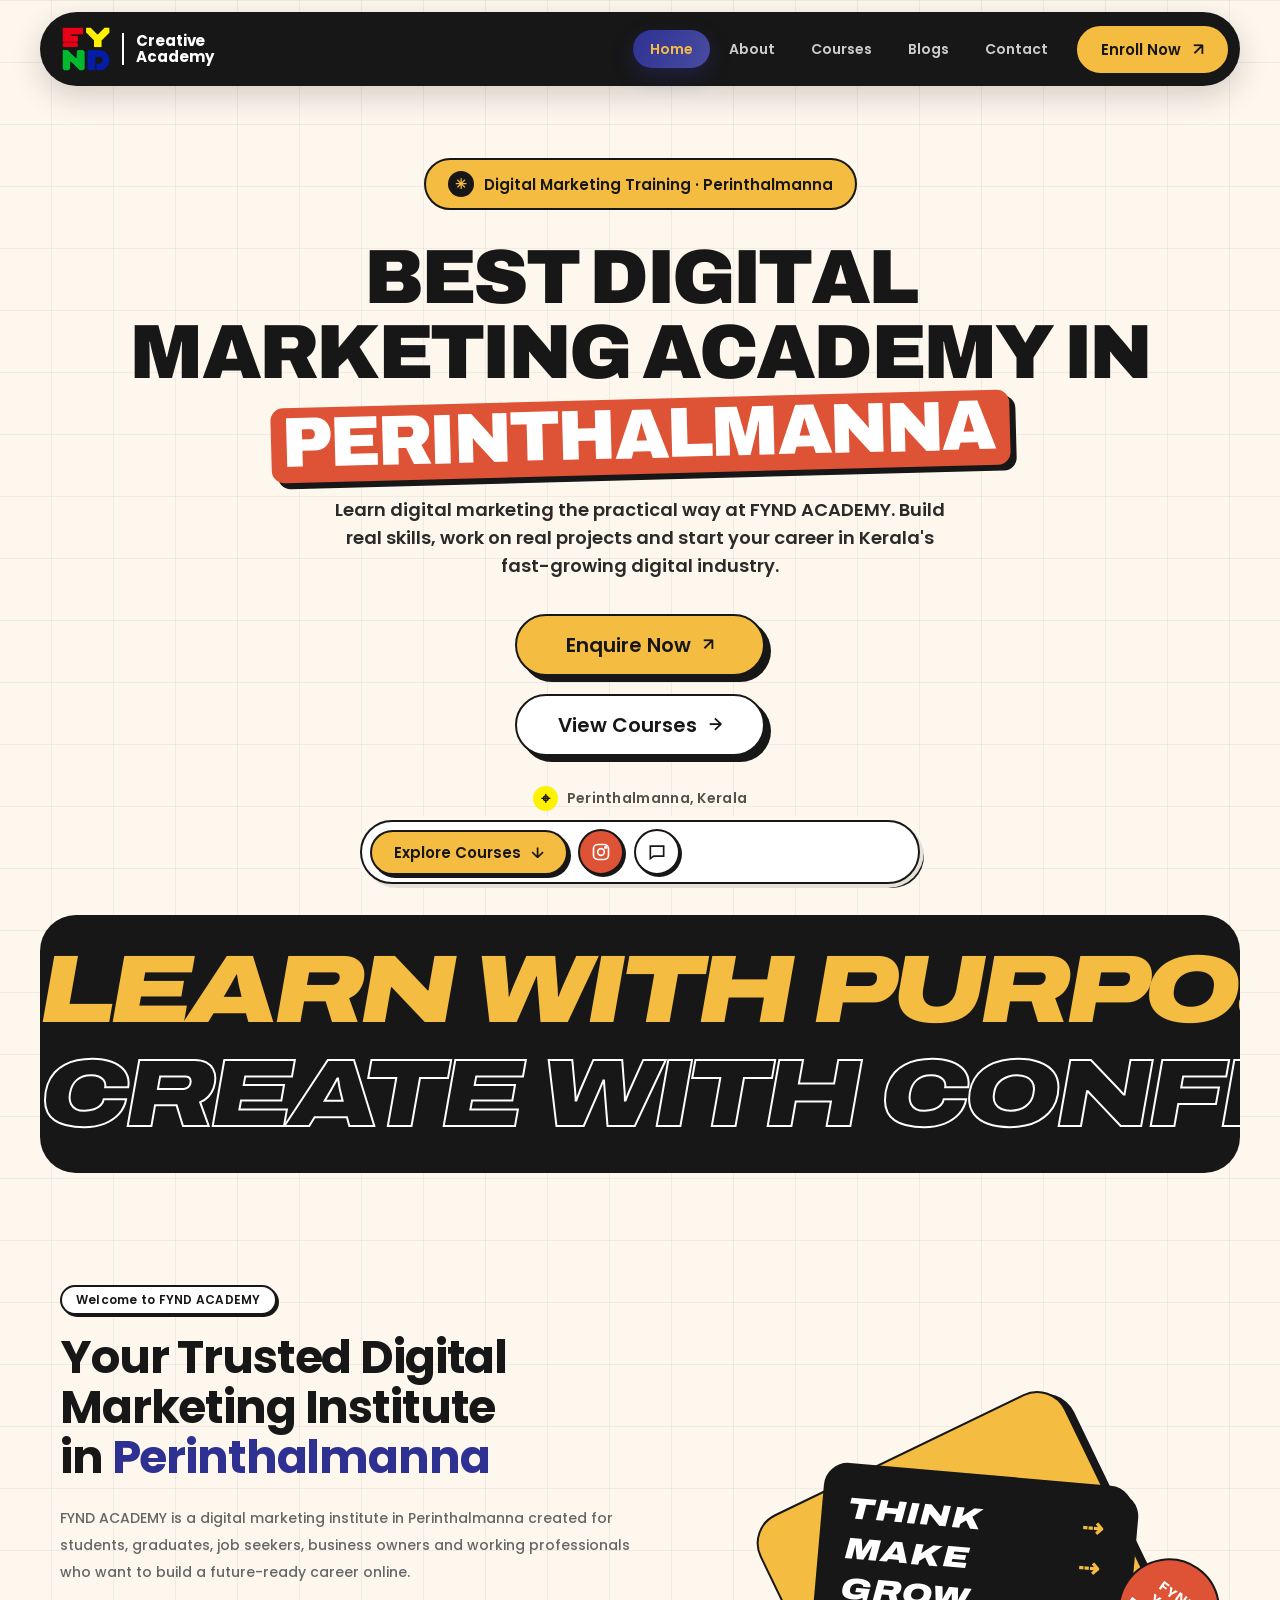
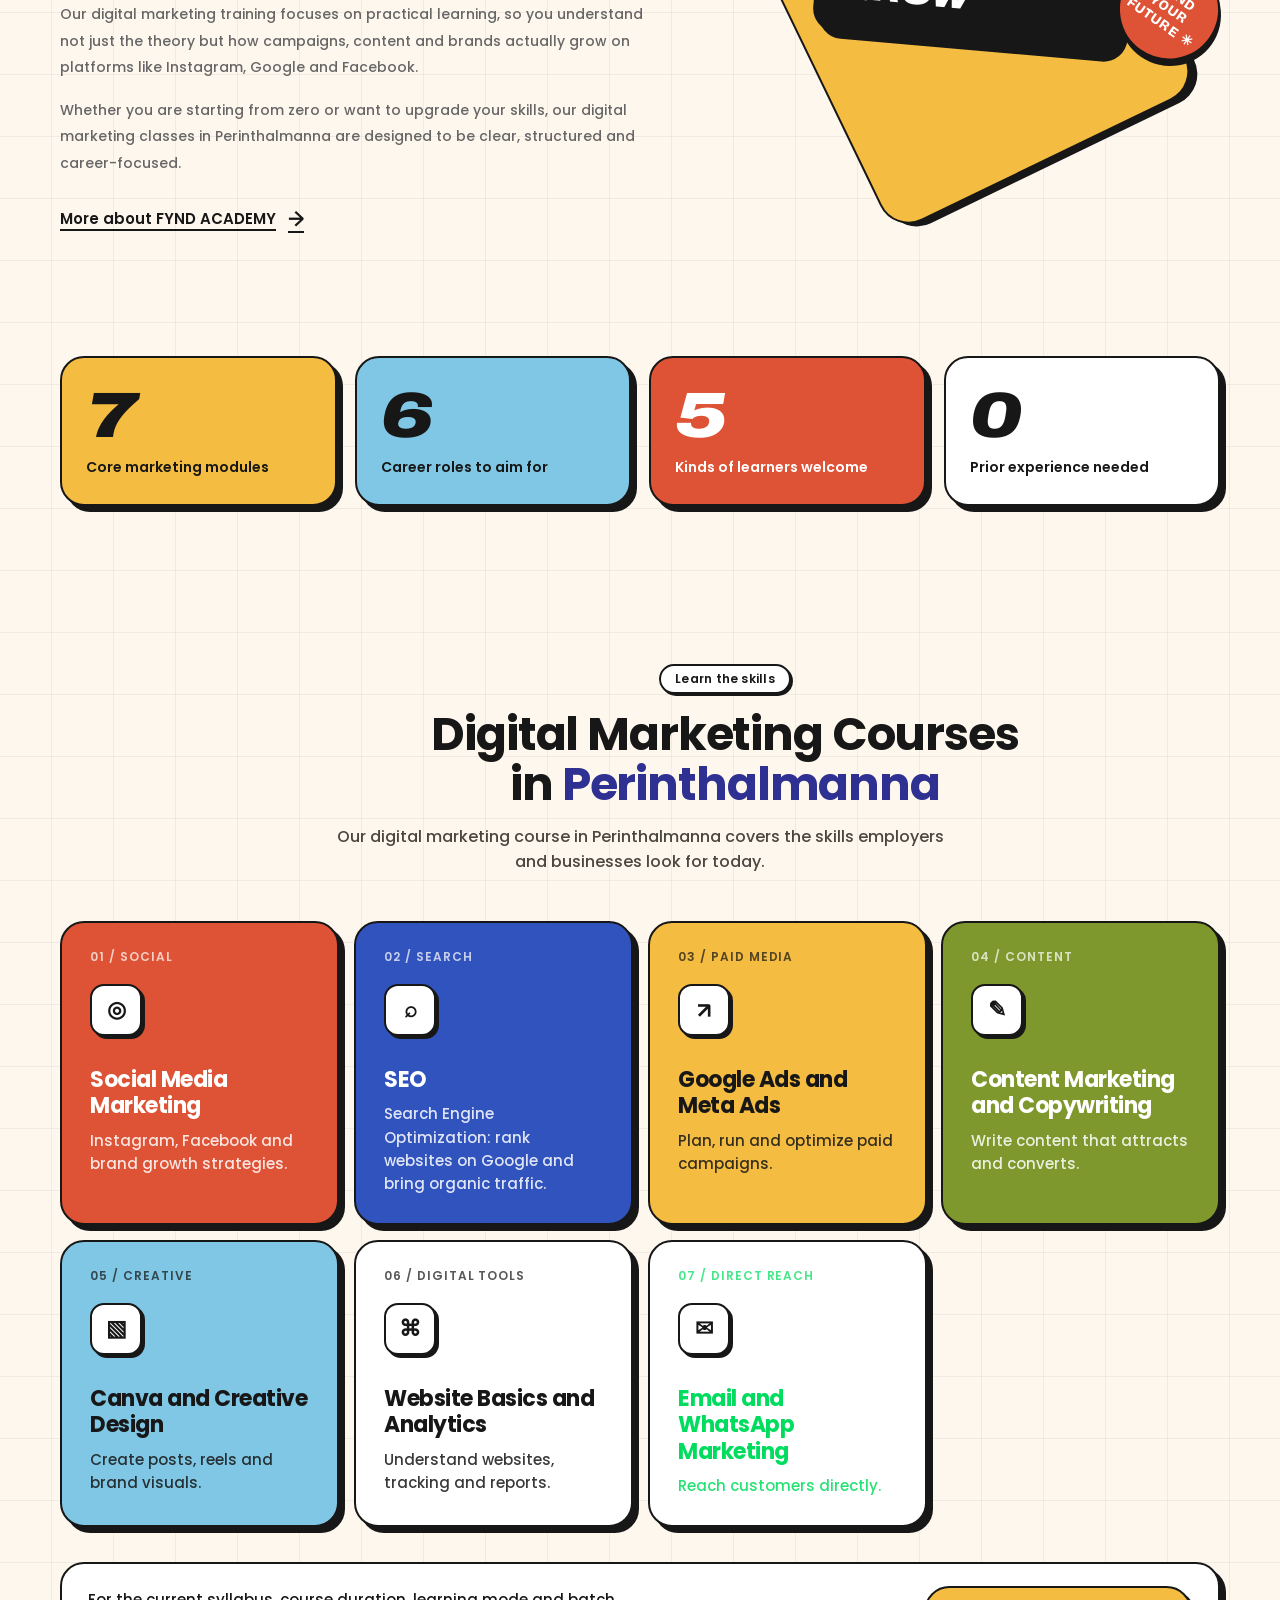
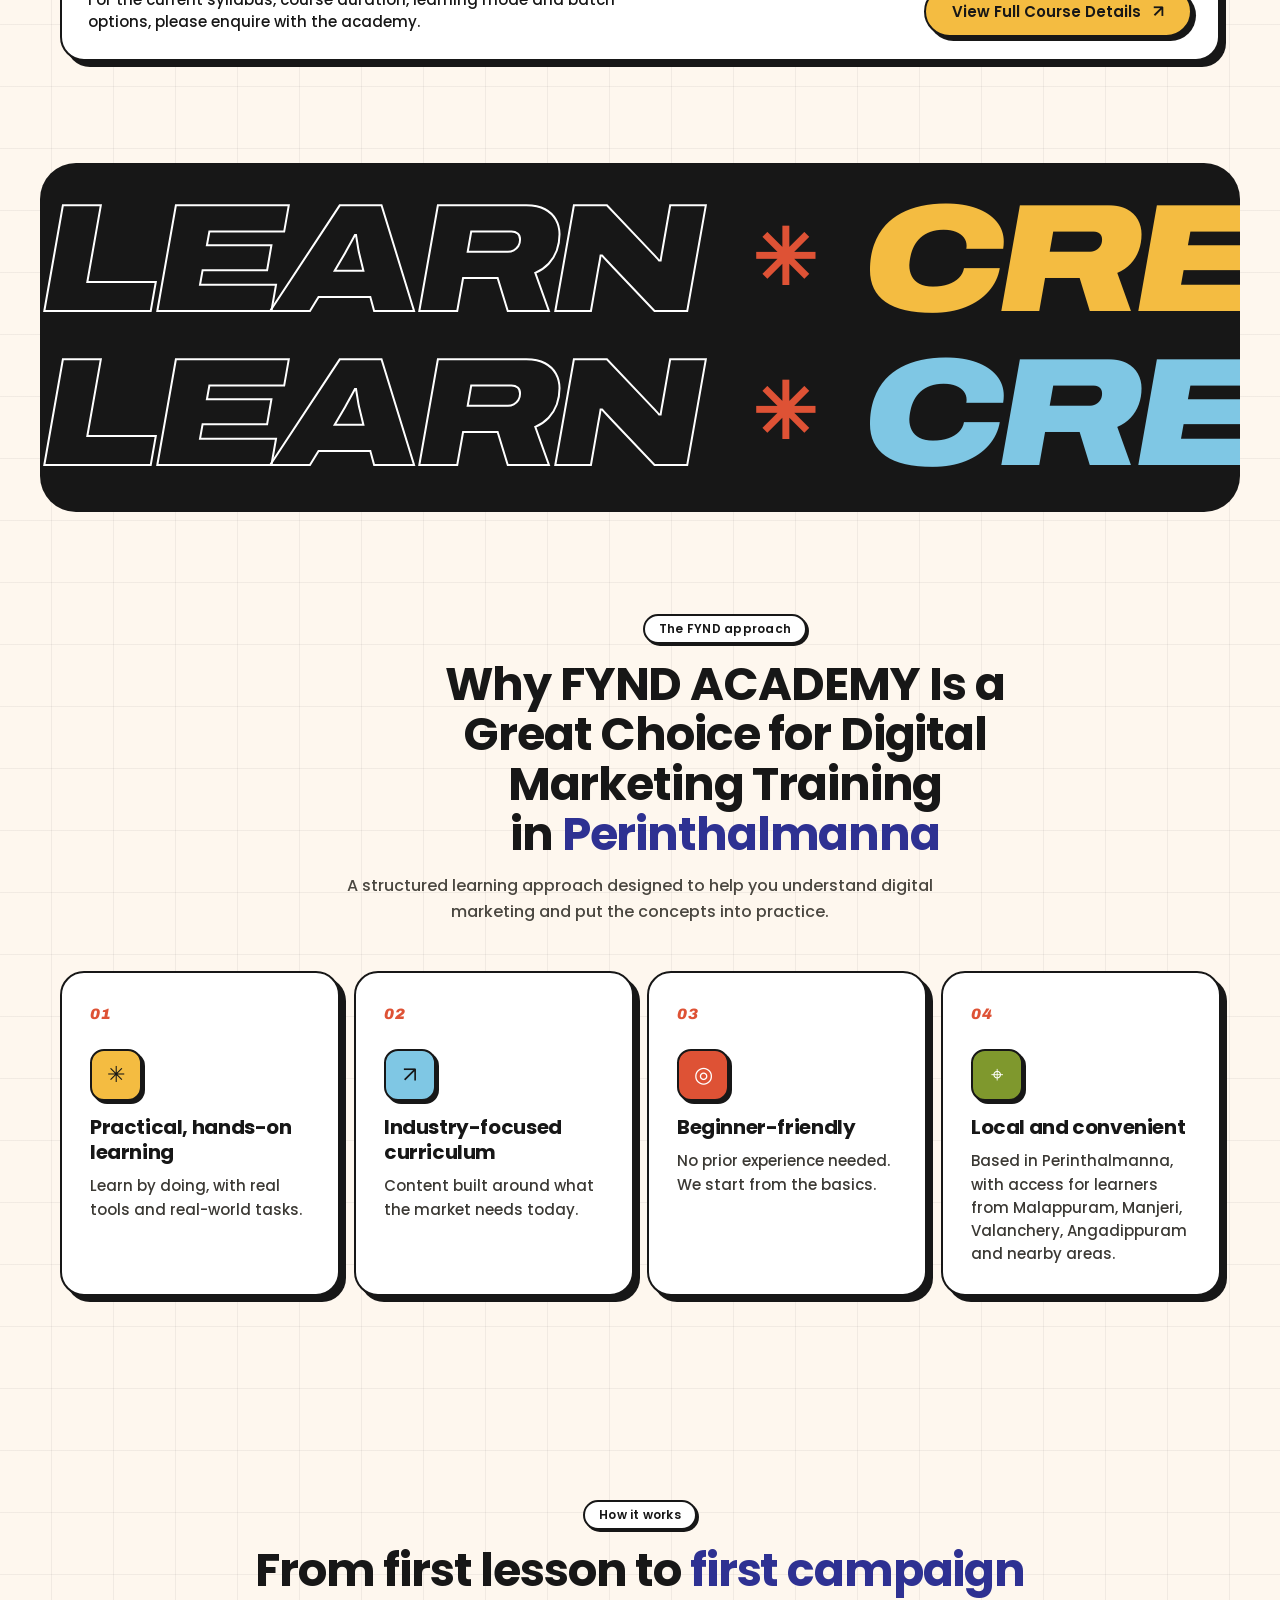
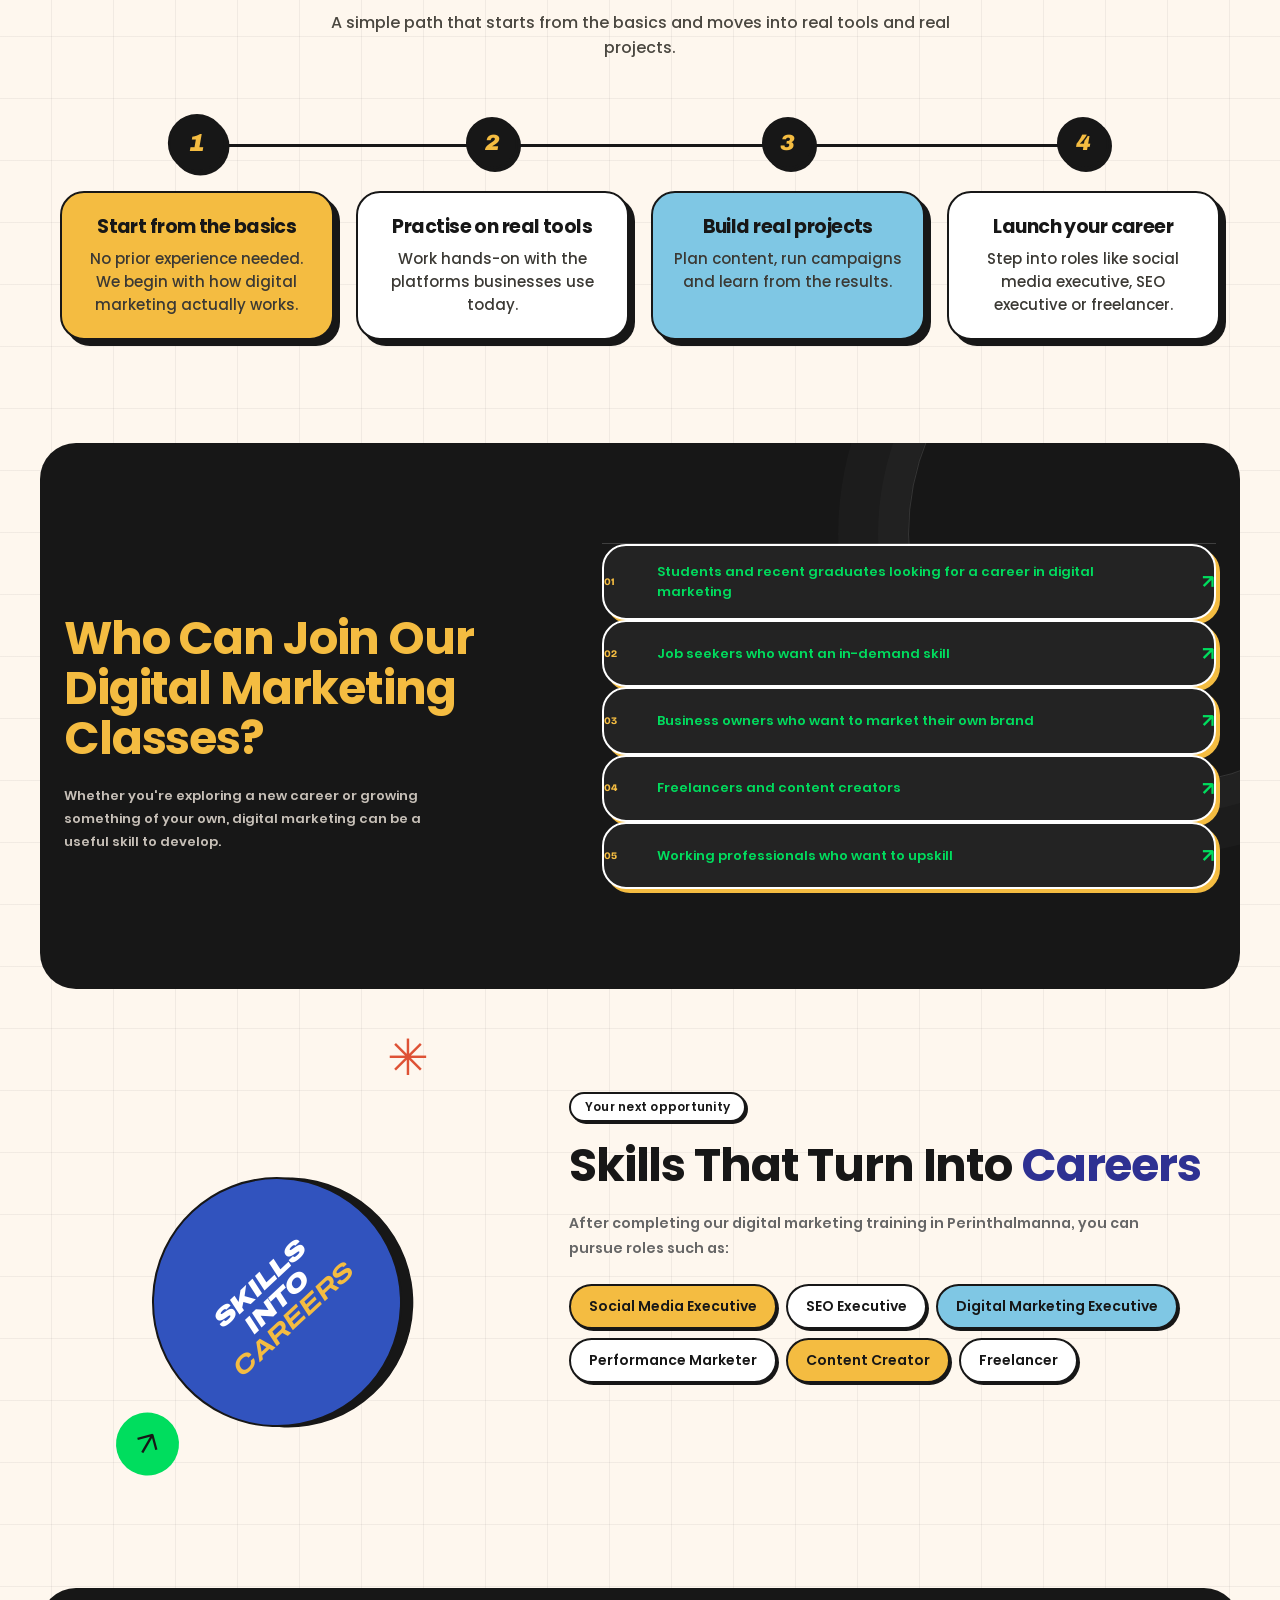
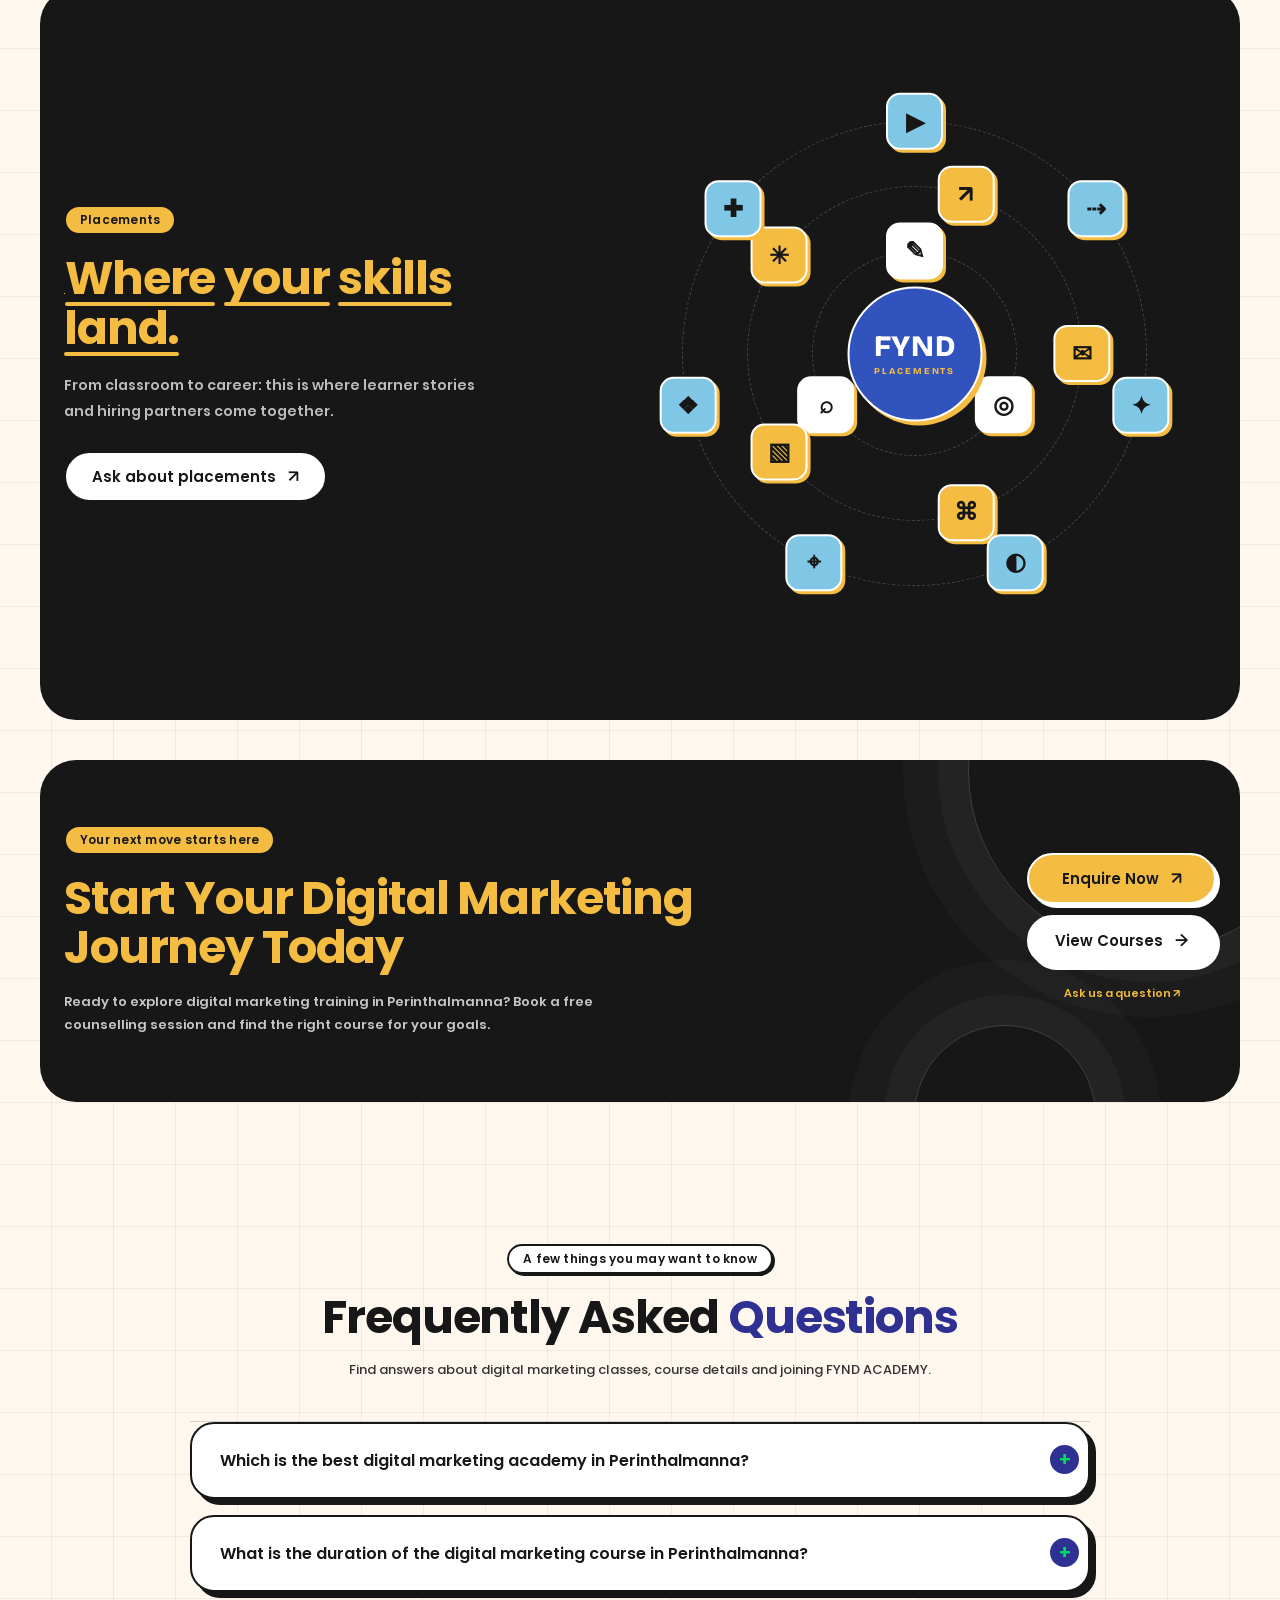
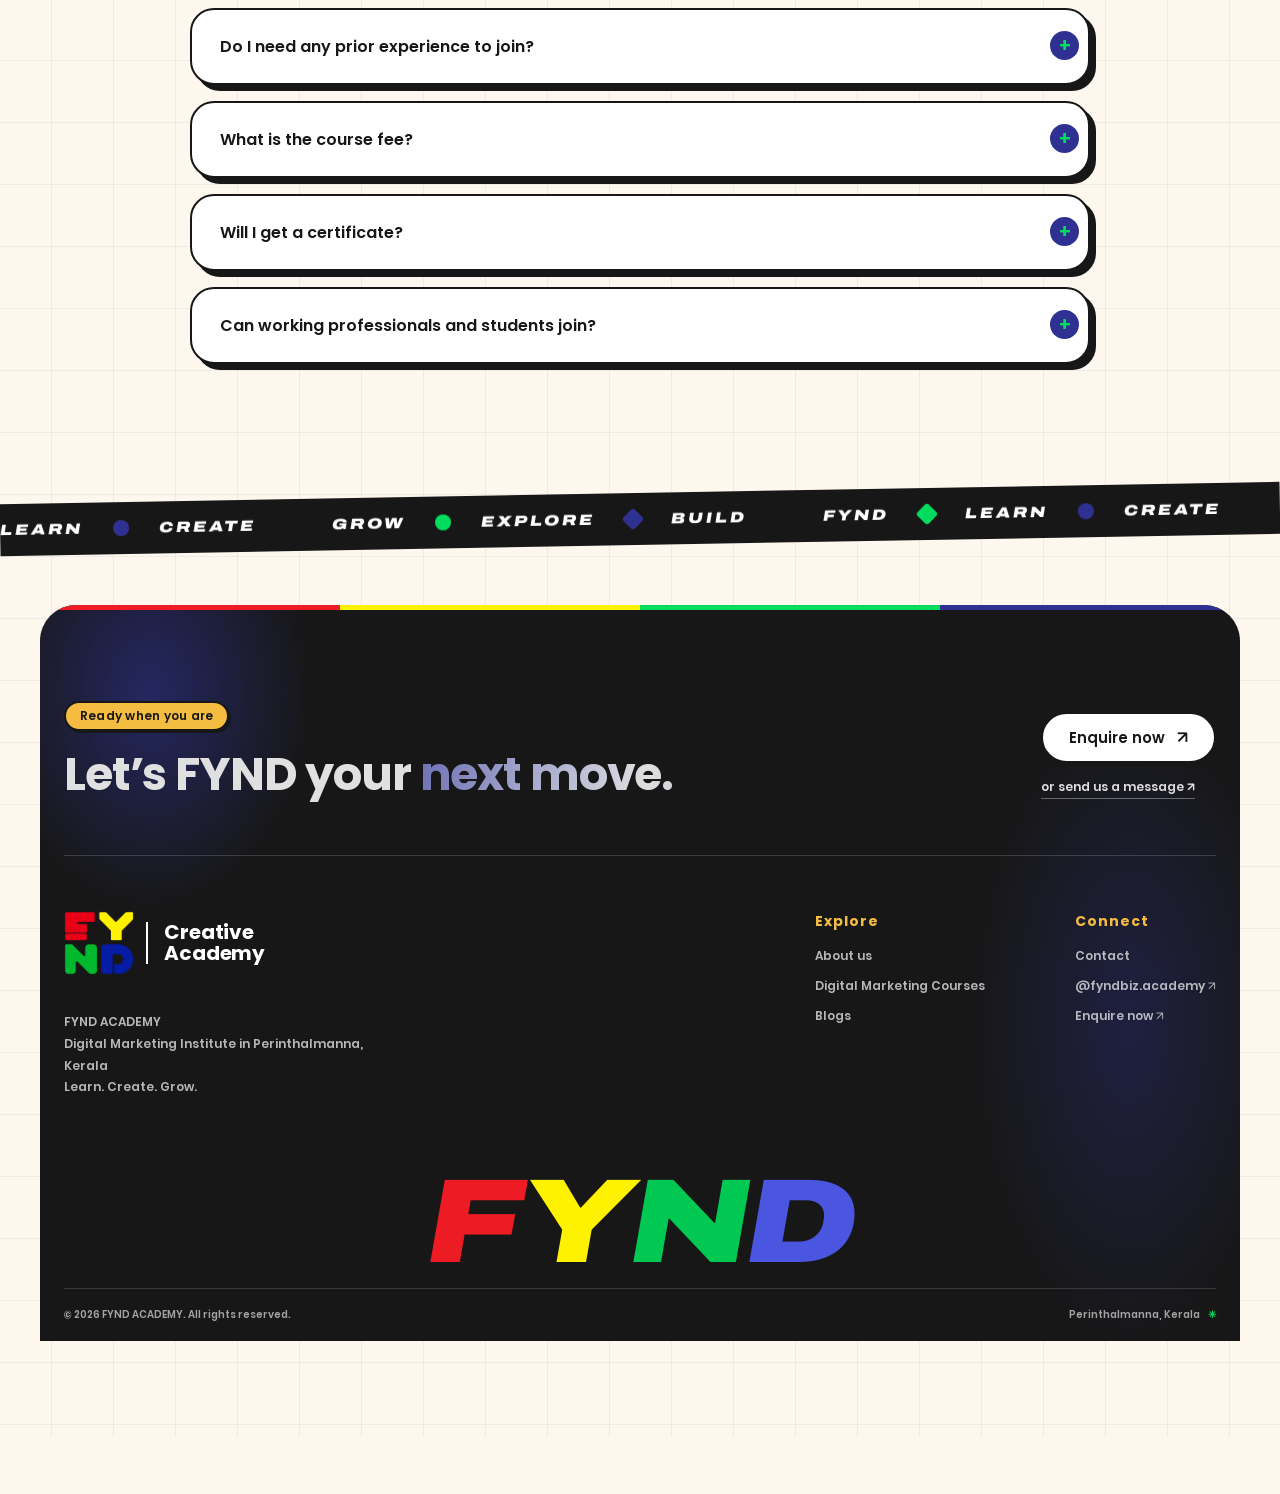
<file: index.html>
<!doctype html>
<html lang="en">
<head>
  <meta charset="utf-8">
  <meta name="viewport" content="width=device-width, initial-scale=1">
  <meta name="theme-color" content="#2E3192">
  <meta name="description" content="Join FYND ACADEMY, a digital marketing institute in Perinthalmanna offering practical digital marketing courses, training and classes. Enquire today!">
  <meta name="robots" content="index,follow">
  <link rel="canonical" href="https://fynd-academy.vercel.app/">
  <link rel="icon" href="assets/logo/fynd-mark-colour.png" type="image/png"><link rel="apple-touch-icon" href="assets/logo/fynd-mark-colour.png">
  <link rel="preconnect" href="https://fonts.googleapis.com">
  <link rel="preconnect" href="https://fonts.gstatic.com" crossorigin>
  <link href="https://fonts.googleapis.com/css2?family=DM+Sans:wght@400;500;600;700&family=Bricolage+Grotesque:opsz,wght@12..96,400..800&display=swap" rel="stylesheet">
  <meta property="og:type" content="website">
  <meta property="og:title" content="Digital Marketing Academy in Perinthalmanna | FYND ACADEMY">
  <meta property="og:description" content="Practical digital marketing courses, training and classes at FYND ACADEMY in Perinthalmanna. Enquire today.">
  <meta property="og:url" content="https://fynd-academy.vercel.app/">
  <meta name="twitter:card" content="summary">
  <title>Digital Marketing Academy in Perinthalmanna | FYND ACADEMY</title>
  <link href="https://fonts.googleapis.com/css2?family=Archivo:ital,wdth,wght@1,125,800;1,125,900&family=Poppins:wght@500;600;700&display=swap" rel="stylesheet">
  <link rel="stylesheet" href="styles.css"><link rel="stylesheet" href="bold.css">
  <script src="script.js" defer></script>
  <script src="marquee.js" defer></script><script src="footer-words.js" defer></script>
  <script src="placements-fx.js" defer></script>
  <script type="application/ld+json">
  {
    "@context":"https://schema.org",
    "@type":"EducationalOrganization",
    "name":"FYND ACADEMY",
    "url":"https://fynd-academy.vercel.app/",
    "description":"Digital marketing education and practical training in Perinthalmanna, Kerala.",
    "areaServed":{"@type":"Place","name":"Perinthalmanna, Kerala, India"},
    "sameAs":["https://www.instagram.com/fyndbiz.academy/"]
  }
  </script>
  <script type="application/ld+json">
  {
    "@context":"https://schema.org",
    "@type":"FAQPage",
    "mainEntity":[
      {"@type":"Question","name":"Which is the best digital marketing academy in Perinthalmanna?","acceptedAnswer":{"@type":"Answer","text":"Look for practical training, real project exposure and a structured curriculum. FYND ACADEMY's digital marketing training focuses on practical learning across content, campaigns and major digital platforms. Enquire to see whether the course fits your goals."}},
      {"@type":"Question","name":"What is the duration of the digital marketing course in Perinthalmanna?","acceptedAnswer":{"@type":"Answer","text":"Contact FYND ACADEMY for the current course duration and batch details."}},
      {"@type":"Question","name":"Do I need any prior experience to join?","acceptedAnswer":{"@type":"Answer","text":"No. The digital marketing classes start from the basics and are suitable for beginners."}},
      {"@type":"Question","name":"What is the course fee?","acceptedAnswer":{"@type":"Answer","text":"Contact FYND ACADEMY for current course fee details."}},
      {"@type":"Question","name":"Will I get a certificate?","acceptedAnswer":{"@type":"Answer","text":"Please contact FYND ACADEMY to confirm the current certification details."}},
      {"@type":"Question","name":"Can working professionals and students join?","acceptedAnswer":{"@type":"Answer","text":"Yes. The course is intended for students, graduates, job seekers, business owners and working professionals. Contact the academy for current batch options."}}
    ]
  }
  </script>
</head>
<body>
  <a class="skip-link" href="#main">Skip to content</a>
  <header class="site-header">
    <a class="brand brand--lockup" href="index.html" aria-label="FYND Creative Academy home"><img class="lockup-mark" src="assets/logo/fynd-mark-colour.png" alt="FYND" width="674" height="612"><span class="lockup-text">Creative<br>Academy</span></a>
    <button class="menu-toggle" type="button" aria-label="Open navigation" aria-expanded="false" aria-controls="primary-nav"><span></span><span></span></button>
    <nav class="primary-nav" id="primary-nav" aria-label="Main navigation">
      <a href="index.html" aria-current="page">Home</a><a href="about.html">About</a><a href="courses.html">Courses</a><a href="blogs.html">Blogs</a><a href="contact.html">Contact</a>
      <button class="button button--nav" type="button" data-open-enroll>Enroll Now <span aria-hidden="true">↗</span></button>
    </nav>
  </header>

  <main id="main">
    <section class="hero section-wrap seo-hero bold-hero">
      <div class="hero-copy">
        <p class="hero-badge"><span class="hero-badge-mark" aria-hidden="true">✳</span> Digital Marketing Training · Perinthalmanna</p>
        <h1 class="seo-hero-title">Best Digital Marketing Academy in <span class="hero-hl">Perinthalmanna</span></h1>
        <p class="hero-lead">Learn digital marketing the practical way at FYND ACADEMY. Build real skills, work on real projects and start your career in Kerala's fast-growing digital industry.</p>
        <div class="hero-actions seo-hero-actions">
          <button class="button" type="button" data-open-enroll>Enquire Now <span aria-hidden="true">↗</span></button>
          <a class="button button--light" href="courses.html#digital-marketing">View Courses <span aria-hidden="true">→</span></a>
        </div>
        <p class="hero-location"><span aria-hidden="true">⌖</span> Perinthalmanna, Kerala</p>
      </div>
      <div class="hero-orbit" aria-hidden="true">
        <span class="ho-ring ho-ring--1"></span><span class="ho-ring ho-ring--2"></span><span class="ho-ring ho-ring--3"></span>
        <div class="ho-core"><span>FYND</span></div>
        <div class="ho-arm ho-arm--1" style="--a:20deg"><span class="ho-chip ho-chip--blue">SEO</span><span class="ho-chip ho-chip--b ho-chip--ink">ADS</span></div>
        <div class="ho-arm ho-arm--2" style="--a:80deg"><span class="ho-chip">REELS</span><span class="ho-chip ho-chip--b ho-chip--blue">EMAIL</span></div>
        <div class="ho-arm ho-arm--3" style="--a:140deg"><span class="ho-chip ho-chip--ink">SOCIAL</span><span class="ho-chip ho-chip--b">DATA</span></div>
        <div class="hw hw-search" style="--z:16"><span class="hw-ico">⌕</span><span class="hw-type" data-type></span><i class="hw-caret"></i></div>
        <div class="hw hw-bars" style="--z:-22"><i style="--h:38%;--d:0s"></i><i style="--h:62%;--d:.4s"></i><i style="--h:48%;--d:.8s"></i><i style="--h:84%;--d:1.2s"></i><i style="--h:70%;--d:1.6s"></i><b>↗</b></div>
        <div class="hw hw-like" style="--z:30"><span>♥</span></div>
      </div>
   </section>

    <section class="mega mega--motto" aria-label="Academy motto: learn with purpose, create with confidence, grow with intention"><div class="mega-row" data-dir="1"><span class="fill">LEARN WITH PURPOSE</span><i>✳</i><span>CREATE WITH CONFIDENCE</span><i>✳</i><span class="fill">GROW WITH INTENTION</span><i>✳</i><span>LEARN WITH PURPOSE</span><i>✳</i><span class="fill">CREATE WITH CONFIDENCE</span><i>✳</i><span>GROW WITH INTENTION</span><i>✳</i></div><div class="mega-row" data-dir="-1"><span>CREATE WITH CONFIDENCE</span><i>✳</i><span class="fill">GROW WITH INTENTION</span><i>✳</i><span>LEARN WITH PURPOSE</span><i>✳</i><span class="fill">CREATE WITH CONFIDENCE</span><i>✳</i><span>GROW WITH INTENTION</span><i>✳</i><span class="fill">LEARN WITH PURPOSE</span><i>✳</i></div></section>

    <section class="section section-wrap seo-intro">
      <div class="seo-intro-copy">
        <p class="eyebrow">Welcome to FYND ACADEMY</p>
        <h2>Your Trusted Digital Marketing Institute in <span class="text-gradient">Perinthalmanna</span></h2>
        <p>FYND ACADEMY is a digital marketing institute in Perinthalmanna created for students, graduates, job seekers, business owners and working professionals who want to build a future-ready career online.</p>
        <p>Our digital marketing training focuses on practical learning, so you understand not just the theory but how campaigns, content and brands actually grow on platforms like Instagram, Google and Facebook.</p>
        <p>Whether you are starting from zero or want to upgrade your skills, our digital marketing classes in Perinthalmanna are designed to be clear, structured and career-focused.</p>
        <a class="text-link" href="about.html">More about FYND ACADEMY <span aria-hidden="true">→</span></a>
      </div>
      <div class="intro-art" aria-hidden="true">
        <div class="intro-art-back"></div><div class="intro-art-card"><span>THINK</span><b>⇢</b><span>MAKE</span><b>⇢</b><span>GROW</span></div>
        <div class="intro-stamp">FYND<br>YOUR<br>FUTURE ✳</div>
      </div>
    </section>

    <section class="stats section-wrap" aria-label="FYND ACADEMY at a glance">
      <div class="stat"><b data-count="7">7</b><span>Core marketing modules</span></div>
      <div class="stat"><b data-count="6">6</b><span>Career roles to aim for</span></div>
      <div class="stat"><b data-count="5">5</b><span>Kinds of learners welcome</span></div>
      <div class="stat"><b data-count="0" data-from="9">0</b><span>Prior experience needed</span></div>
    </section>

    <section class="section seo-modules" id="courses">
      <div class="section-wrap">
        <div class="section-heading">
          <div><p class="eyebrow">Learn the skills</p><h2>Digital Marketing Courses in <span class="text-gradient">Perinthalmanna</span></h2></div>
          <p class="section-intro">Our digital marketing course in Perinthalmanna covers the skills employers and businesses look for today.</p>
        </div>
        <div class="module-grid">
          <article class="module-card module-card--coral"><span>01 / SOCIAL</span><div class="module-symbol">◎</div><h3>Social Media Marketing</h3><p>Instagram, Facebook and brand growth strategies.</p></article>
          <article class="module-card module-card--blue"><span>02 / SEARCH</span><div class="module-symbol">⌕</div><h3>SEO</h3><p>Search Engine Optimization: rank websites on Google and bring organic traffic.</p></article>
          <article class="module-card module-card--gold"><span>03 / PAID MEDIA</span><div class="module-symbol">↗</div><h3>Google Ads and Meta Ads</h3><p>Plan, run and optimize paid campaigns.</p></article>
          <article class="module-card module-card--olive"><span>04 / CONTENT</span><div class="module-symbol">✎</div><h3>Content Marketing and Copywriting</h3><p>Write content that attracts and converts.</p></article>
          <article class="module-card module-card--sky"><span>05 / CREATIVE</span><div class="module-symbol">▧</div><h3>Canva and Creative Design</h3><p>Create posts, reels and brand visuals.</p></article>
          <article class="module-card module-card--cream"><span>06 / DIGITAL TOOLS</span><div class="module-symbol">⌘</div><h3>Website Basics and Analytics</h3><p>Understand websites, tracking and reports.</p></article>
          <article class="module-card module-card--pink"><span>07 / DIRECT REACH</span><div class="module-symbol">✉</div><h3>Email and WhatsApp Marketing</h3><p>Reach customers directly.</p></article>
        </div>
        <div class="module-footer"><p>For the current syllabus, course duration, learning mode and batch options, please enquire with the academy.</p><a class="button" href="courses.html#digital-marketing">View Full Course Details <span aria-hidden="true">↗</span></a></div>
      </div>
    </section>

    <section class="mega" aria-hidden="true"><div class="mega-row" data-dir="1"><span>LEARN</span><i>✳</i><span class="fill">CREATE</span><i>✳</i><span>GROW</span><i>✳</i><span class="fill">LEARN</span><i>✳</i><span>CREATE</span><i>✳</i><span class="fill">GROW</span><i>✳</i><span>LEARN</span><i>✳</i><span class="fill">CREATE</span><i>✳</i><span>GROW</span><i>✳</i></div><div class="mega-row" data-dir="-1"><span>LEARN</span><i>✳</i><span class="fill">CREATE</span><i>✳</i><span>GROW</span><i>✳</i><span class="fill">LEARN</span><i>✳</i><span>CREATE</span><i>✳</i><span class="fill">GROW</span><i>✳</i><span>LEARN</span><i>✳</i><span class="fill">CREATE</span><i>✳</i><span>GROW</span><i>✳</i></div></section>

    <section class="section section-wrap why-section">
      <div class="section-heading">
        <div><p class="eyebrow">The FYND approach</p><h2>Why FYND ACADEMY Is a Great Choice for Digital Marketing Training in <span class="text-gradient">Perinthalmanna</span></h2></div>
        <p class="section-intro">A structured learning approach designed to help you understand digital marketing and put the concepts into practice.</p>
      </div>
      <div class="why-grid">
        <article class="why-card"><span class="why-number">01</span><div class="why-icon">✳</div><h3>Practical, hands-on learning</h3><p>Learn by doing, with real tools and real-world tasks.</p></article>
        <article class="why-card"><span class="why-number">02</span><div class="why-icon">↗</div><h3>Industry-focused curriculum</h3><p>Content built around what the market needs today.</p></article>
        <article class="why-card"><span class="why-number">03</span><div class="why-icon">◎</div><h3>Beginner-friendly</h3><p>No prior experience needed. We start from the basics.</p></article>
        <article class="why-card"><span class="why-number">04</span><div class="why-icon">⌖</div><h3>Local and convenient</h3><p>Based in Perinthalmanna, with access for learners from Malappuram, Manjeri, Valanchery, Angadippuram and nearby areas.</p></article>
      </div>
    </section>

    <section class="journey section-wrap" aria-label="How learning works at FYND ACADEMY">
      <div class="section-heading">
        <div><p class="eyebrow">How it works</p><h2>From first lesson to <span class="text-gradient">first campaign</span></h2></div>
        <p class="section-intro">A simple path that starts from the basics and moves into real tools and real projects.</p>
      </div>
      <ol class="journey-track">
        <li class="j-step"><span class="j-node">1</span><div class="j-card"><h3>Start from the basics</h3><p>No prior experience needed. We begin with how digital marketing actually works.</p></div></li>
        <li class="j-step"><span class="j-node">2</span><div class="j-card"><h3>Practise on real tools</h3><p>Work hands-on with the platforms businesses use today.</p></div></li>
        <li class="j-step"><span class="j-node">3</span><div class="j-card"><h3>Build real projects</h3><p>Plan content, run campaigns and learn from the results.</p></div></li>
        <li class="j-step"><span class="j-node">4</span><div class="j-card"><h3>Launch your career</h3><p>Step into roles like social media executive, SEO executive or freelancer.</p></div></li>
      </ol>
    </section>

    <section class="audience-section">
      <div class="section-wrap audience-layout">
        <div><p class="eyebrow eyebrow--light">Made for your next step</p><h2>Who Can Join Our Digital Marketing <span>Classes?</span></h2><p>Whether you're exploring a new career or growing something of your own, digital marketing can be a useful skill to develop.</p></div>
        <div class="audience-list">
          <div><span>01</span><p>Students and recent graduates looking for a career in digital marketing</p><b>↗</b></div>
          <div><span>02</span><p>Job seekers who want an in-demand skill</p><b>↗</b></div>
          <div><span>03</span><p>Business owners who want to market their own brand</p><b>↗</b></div>
          <div><span>04</span><p>Freelancers and content creators</p><b>↗</b></div>
          <div><span>05</span><p>Working professionals who want to upskill</p><b>↗</b></div>
        </div>
      </div>
    </section>

    <section class="section section-wrap outcomes-section">
      <div class="outcomes-art" aria-hidden="true"><div class="outcomes-circle">SKILLS<br>INTO<br><strong>CAREERS</strong></div><span class="outcomes-star">✳</span><span class="outcomes-arrow">↗</span></div>
      <div class="outcomes-copy"><p class="eyebrow">Your next opportunity</p><h2>Skills That Turn Into <span class="text-gradient">Careers</span></h2><p>After completing our digital marketing training in Perinthalmanna, you can pursue roles such as:</p><div class="role-tags"><span>Social Media Executive</span><span>SEO Executive</span><span>Digital Marketing Executive</span><span>Performance Marketer</span><span>Content Creator</span><span>Freelancer</span></div><p>You can also use these skills to grow your own business online.</p></div>
    </section>

    <section class="placements" id="placements" aria-label="Placements">
      <div class="section-wrap pl-layout">
        <div class="pl-copy">
          <p class="eyebrow eyebrow--light">Placements</p>
          <h2>Where your skills <span>land.</span></h2>
          <p>From classroom to career: this is where learner stories and hiring partners come together.</p>
          <div class="pl-actions"><button class="button button--white" type="button" data-open-enroll>Ask about placements <span aria-hidden="true">↗</span></button></div>
        </div>
        <!-- Orbiting rings. Replace any <span class="orb-item">glyph</span> with
             <span class="orb-item"><img src="assets/placements/name.jpg" alt="Name, Company"></span>
             to show a real learner photo or company logo. Add or remove .c-slot items freely (set --a to the angle in degrees). -->
        <div class="circles" role="img" aria-label="Rings of learners and companies orbiting the word placements">
          <div class="c-ring c-ring--1"><span class="c-slot" style="--a:0.0deg"><span class="orb-item">✎</span></span><span class="c-slot" style="--a:120.0deg"><span class="orb-item">◎</span></span><span class="c-slot" style="--a:240.0deg"><span class="orb-item">⌕</span></span></div><div class="c-ring c-ring--2"><span class="c-slot" style="--a:18.0deg"><span class="orb-item">↗</span></span><span class="c-slot" style="--a:90.0deg"><span class="orb-item">✉</span></span><span class="c-slot" style="--a:162.0deg"><span class="orb-item">⌘</span></span><span class="c-slot" style="--a:234.0deg"><span class="orb-item">▧</span></span><span class="c-slot" style="--a:306.0deg"><span class="orb-item">✳</span></span></div><div class="c-ring c-ring--3"><span class="c-slot" style="--a:0.0deg"><span class="orb-item">▶</span></span><span class="c-slot" style="--a:51.4deg"><span class="orb-item">⇢</span></span><span class="c-slot" style="--a:102.9deg"><span class="orb-item">✦</span></span><span class="c-slot" style="--a:154.3deg"><span class="orb-item">◐</span></span><span class="c-slot" style="--a:205.7deg"><span class="orb-item">⌖</span></span><span class="c-slot" style="--a:257.1deg"><span class="orb-item">❖</span></span><span class="c-slot" style="--a:308.6deg"><span class="orb-item">✚</span></span></div>
          <div class="c-core"><span>FYND</span><b>PLACEMENTS</b></div>
        </div>
      </div>
    </section>

    <section class="seo-cta">
      <div class="section-wrap seo-cta-inner">
        <div><p class="eyebrow eyebrow--light">Your next move starts here</p><h2>Start Your Digital Marketing Journey <span>Today</span></h2><p>Ready to explore digital marketing training in Perinthalmanna? Book a free counselling session and find the right course for your goals.</p></div>
        <div class="seo-cta-actions"><button class="button button--lime" type="button" data-open-enroll>Enquire Now <span aria-hidden="true">↗</span></button><a class="button button--white" href="courses.html#digital-marketing">View Courses <span aria-hidden="true">→</span></a><a class="cta-contact-link" href="contact.html">Ask us a question ↗</a></div>
      </div>
    </section>

    <section class="section section-wrap faq-section">
      <div class="faq-heading"><p class="eyebrow">A few things you may want to know</p><h2>Frequently Asked <span class="text-gradient">Questions</span></h2><p>Find answers about digital marketing classes, course details and joining FYND ACADEMY.</p></div>
      <div class="faq-list">
        <details class="faq-item"><summary>Which is the best digital marketing academy in Perinthalmanna?</summary><p>Look for practical training, real project exposure and a structured curriculum. FYND ACADEMY's digital marketing training focuses on practical learning across content, campaigns and major digital platforms. Enquire to see whether the course fits your goals.</p></details>
        <details class="faq-item"><summary>What is the duration of the digital marketing course in Perinthalmanna?</summary><p>Contact FYND ACADEMY for the current course duration and batch details.</p></details>
        <details class="faq-item"><summary>Do I need any prior experience to join?</summary><p>No. Our digital marketing classes start from the basics and are suitable for beginners.</p></details>
        <details class="faq-item"><summary>What is the course fee?</summary><p>Contact us for current fee details.</p></details>
        <details class="faq-item"><summary>Will I get a certificate?</summary><p>Please contact FYND ACADEMY to confirm the current certification details.</p></details>
        <details class="faq-item"><summary>Can working professionals and students join?</summary><p>Yes. The course is intended for students, graduates, job seekers, business owners and working professionals. Contact the academy for current batch options.</p></details>
      </div>
    </section>
  </main>

  <div class="action-bar" aria-label="Quick actions"><a class="action-bar-main" href="courses.html#digital-marketing">Explore Courses <span aria-hidden="true">↓</span></a><a class="action-bar-icon action-bar-icon--ig" href="https://www.instagram.com/fyndbiz.academy/" target="_blank" rel="noopener noreferrer" aria-label="FYND ACADEMY on Instagram"><svg viewBox="0 0 24 24" width="20" height="20" fill="none" stroke="currentColor" stroke-width="2" aria-hidden="true"><rect x="3" y="3" width="18" height="18" rx="5"/><circle cx="12" cy="12" r="4"/><circle cx="17.5" cy="6.5" r="1" fill="currentColor"/></svg></a><a class="action-bar-icon" href="contact.html" aria-label="Contact FYND ACADEMY"><svg viewBox="0 0 24 24" width="20" height="20" fill="none" stroke="currentColor" stroke-width="2" aria-hidden="true"><path d="M4 5h16v12H8l-4 3z"/></svg></a></div>
  <footer class="site-footer">
    <div class="footer-main section-wrap">
      <div><a class="brand brand--footer brand--lockup" href="index.html" aria-label="FYND Creative Academy home"><img class="lockup-mark" src="assets/logo/fynd-mark-colour.png" alt="FYND" width="674" height="612"><span class="lockup-text">Creative<br>Academy</span></a><p><strong>FYND ACADEMY</strong><br>Digital Marketing Institute in Perinthalmanna, Kerala<br>Learn. Create. Grow.</p></div>
      <div class="footer-links"><div><b>Explore</b><a href="about.html">About us</a><a href="courses.html">Digital Marketing Courses</a><a href="blogs.html">Blogs</a></div><div><b>Connect</b><a href="contact.html">Contact</a><a href="https://www.instagram.com/fyndbiz.academy/" target="_blank" rel="noopener noreferrer">@fyndbiz.academy ↗</a><button type="button" data-open-enroll>Enquire now ↗</button></div></div>
    </div>
    <div class="footer-bottom section-wrap"><span>© <span data-year>2026</span> FYND ACADEMY. All rights reserved.</span><span>Perinthalmanna, Kerala <b>✳</b></span></div>
  </footer>

  <dialog class="enroll-dialog" aria-labelledby="enroll-title">
    <button class="dialog-close" type="button" aria-label="Close enquiry form" data-close-enroll>×</button>
    <p class="eyebrow">Start your digital journey</p><h2 id="enroll-title">Enquire about <span class="text-gradient">FYND ACADEMY.</span></h2>
    <p>Share your details and the academy can guide you on the course and current batch information.</p>
    <form class="enroll-form" data-demo-form>
      <label>Your name<input name="name" autocomplete="name" required placeholder="Enter your full name"></label>
      <label>Phone number<input name="phone" type="tel" autocomplete="tel" inputmode="tel" required placeholder="Your mobile number"></label>
      <label>Email address<input name="email" type="email" autocomplete="email" placeholder="you@example.com"></label>
      <label>Interested course<select name="course" required><option value="">Choose a course</option><option>Digital Marketing</option><option>Not sure yet</option></select></label>
      <button class="button" type="submit">Send enquiry <span aria-hidden="true">↗</span></button>
      <p class="form-notice" role="status">Demo form: submissions are not sent or stored yet.</p>
    </form>
  </dialog>
</body>
</html>
</file>
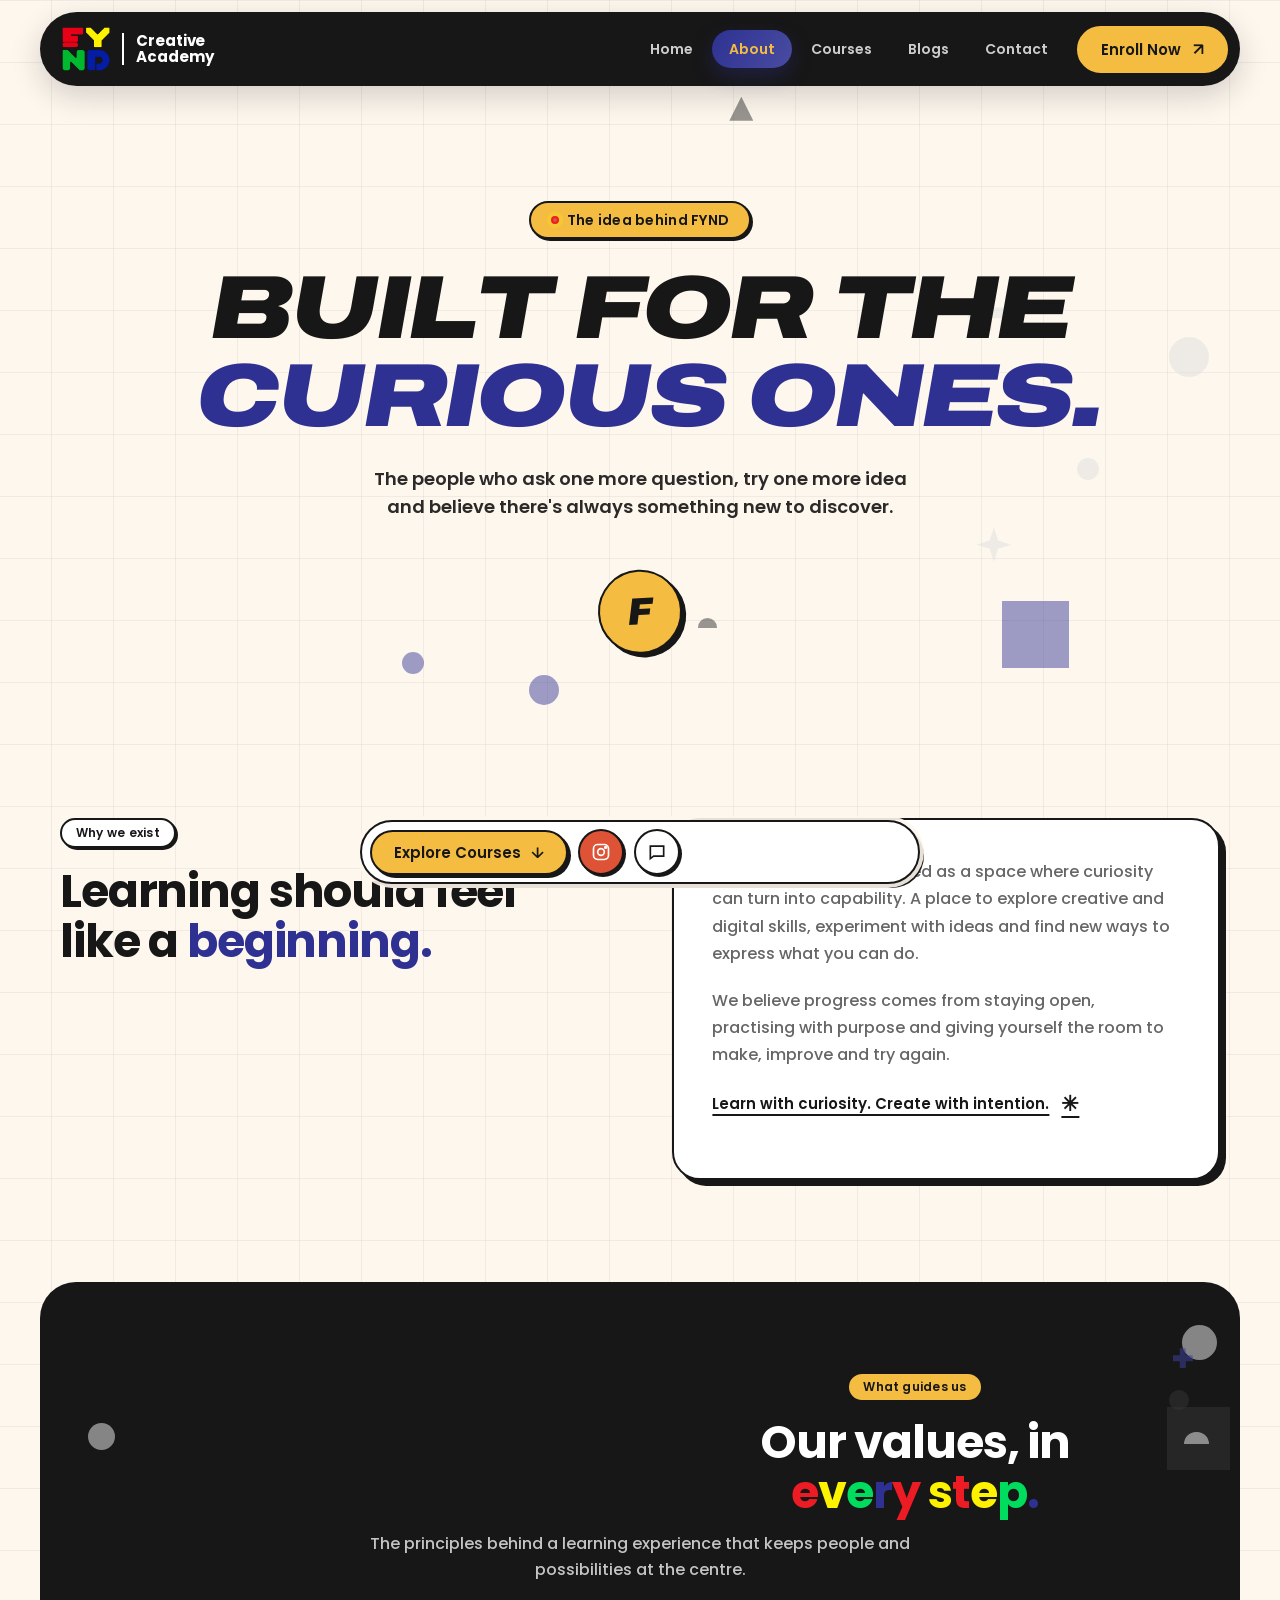
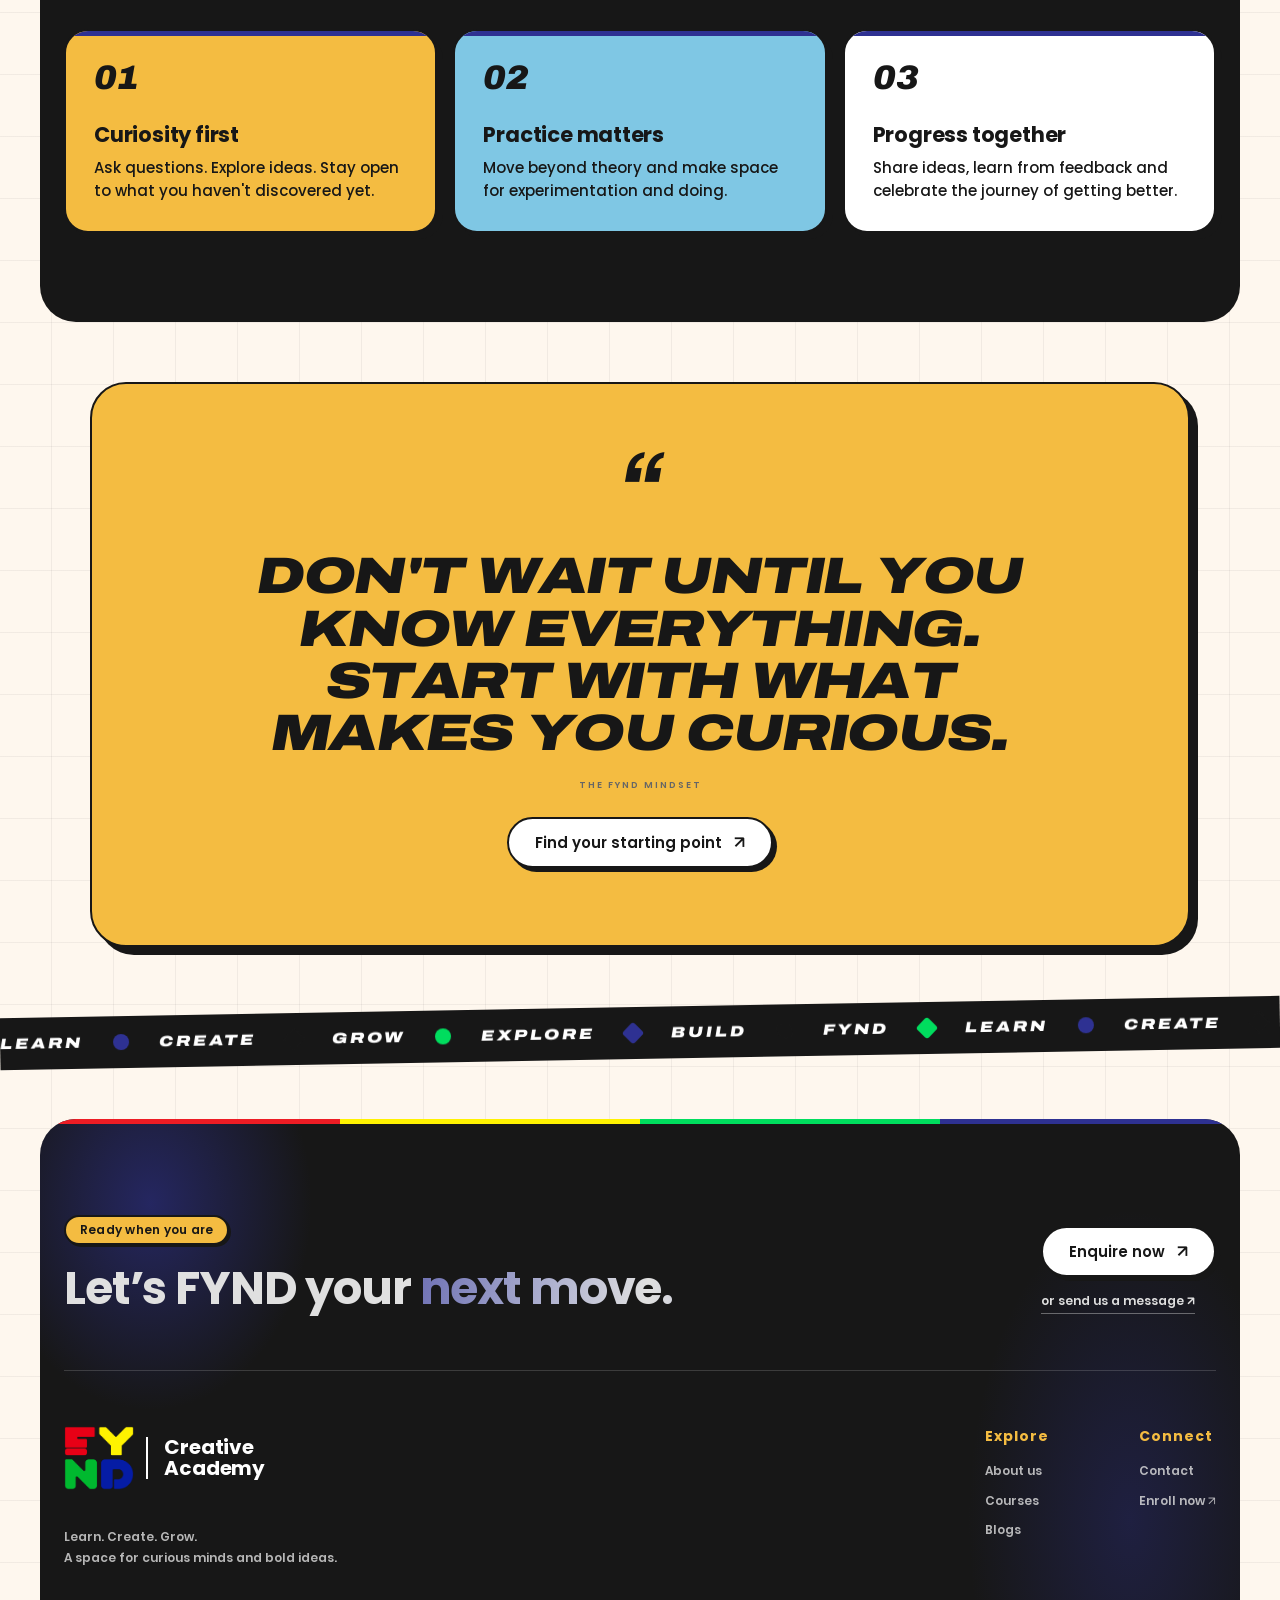
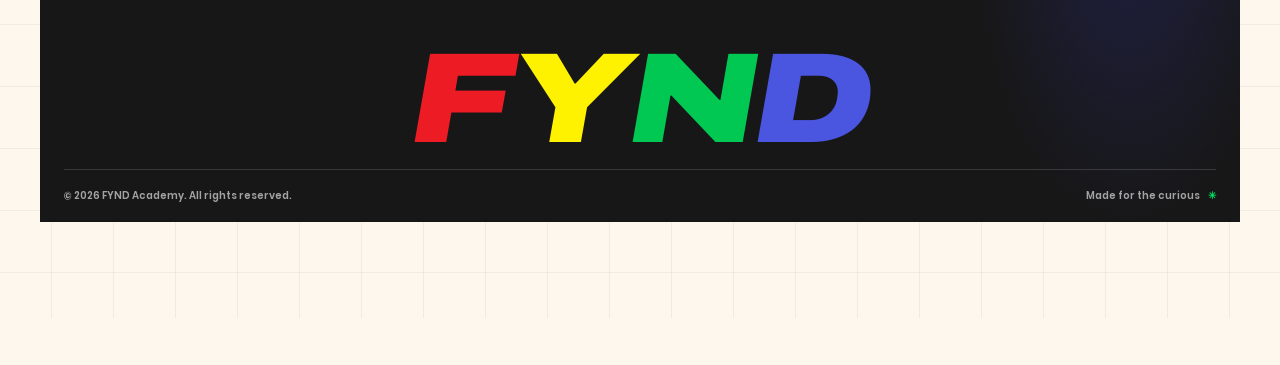
<file: about.html>
<!doctype html>
<html lang="en">
<head>
  <meta charset="utf-8"><meta name="viewport" content="width=device-width, initial-scale=1">
  <meta name="theme-color" content="#2E3192"><meta name="description" content="Discover the thinking behind FYND Academy: curious minds, practical learning and creative growth.">
  <link rel="canonical" href="https://fynd-academy-fynd10.vercel.app/about.html"><link rel="icon" href="assets/logo/fynd-mark-colour.png" type="image/png"><link rel="apple-touch-icon" href="assets/logo/fynd-mark-colour.png">
  <link rel="preconnect" href="https://fonts.googleapis.com"><link rel="preconnect" href="https://fonts.gstatic.com" crossorigin><link href="https://fonts.googleapis.com/css2?family=DM+Sans:wght@400;500;600;700&family=Bricolage+Grotesque:opsz,wght@12..96,400..800&display=swap" rel="stylesheet">
  <meta property="og:type" content="website"><meta property="og:title" content="About FYND Academy"><meta property="og:description" content="A creative space for curious minds and practical learning.">
  <title>About FYND Academy | Our Story & Approach</title><link href="https://fonts.googleapis.com/css2?family=Archivo:ital,wdth,wght@1,125,800;1,125,900&family=Poppins:wght@500;600;700&display=swap" rel="stylesheet">
  <link rel="stylesheet" href="styles.css"><link rel="stylesheet" href="bold.css"><script src="script.js" defer></script><script src="footer-words.js" defer></script>
</head>
<body>
<a class="skip-link" href="#main">Skip to content</a>
<header class="site-header"><a class="brand brand--lockup" href="index.html" aria-label="FYND Creative Academy home"><img class="lockup-mark" src="assets/logo/fynd-mark-colour.png" alt="FYND" width="674" height="612"><span class="lockup-text">Creative<br>Academy</span></a><button class="menu-toggle" type="button" aria-label="Open navigation" aria-expanded="false" aria-controls="primary-nav"><span></span><span></span></button><nav class="primary-nav" id="primary-nav" aria-label="Main navigation"><a href="index.html">Home</a><a href="about.html" aria-current="page">About</a><a href="courses.html">Courses</a><a href="blogs.html">Blogs</a><a href="contact.html">Contact</a><button class="button button--nav" type="button" data-open-enroll>Enroll Now <span>↗</span></button></nav></header>
<main id="main">
  <section class="inner-hero section-wrap"><p class="eyebrow"><span class="eyebrow-dot"></span> The idea behind FYND</p><h1>Built for the<br><span class="text-gradient">curious ones.</span></h1><p class="inner-lead">The people who ask one more question, try one more idea and believe there's always something new to discover.</p><div class="inner-hero-mark" aria-hidden="true"><span>F</span><b>✳</b></div></section>
  <section class="section section-wrap story-grid"><div><p class="eyebrow">Why we exist</p><h2>Learning should feel like a <span class="text-gradient">beginning.</span></h2></div><div class="story-copy"><p>FYND Academy is imagined as a space where curiosity can turn into capability. A place to explore creative and digital skills, experiment with ideas and find new ways to express what you can do.</p><p>We believe progress comes from staying open, practising with purpose and giving yourself the room to make, improve and try again.</p><p class="text-link">Learn with curiosity. Create with intention. <span>✳</span></p></div></section>
  <section class="values-section"><div class="section-wrap"><div class="section-heading"><div><p class="eyebrow eyebrow--light">What guides us</p><h2>Our values, in<br><span>every step.</span></h2></div><p class="section-intro section-intro--light">The principles behind a learning experience that keeps people and possibilities at the centre.</p></div><div class="value-grid"><article><span>01</span><h3>Curiosity first</h3><p>Ask questions. Explore ideas. Stay open to what you haven't discovered yet.</p></article><article><span>02</span><h3>Practice matters</h3><p>Move beyond theory and make space for experimentation and doing.</p></article><article><span>03</span><h3>Progress together</h3><p>Share ideas, learn from feedback and celebrate the journey of getting better.</p></article></div></div></section>
  <section class="section section-wrap quote-section"><span class="quote-mark">“</span><blockquote>Don't wait until you know everything. Start with what makes you curious.</blockquote><p>THE FYND MINDSET</p><button class="button" type="button" data-open-enroll>Find your starting point <span>↗</span></button></section>
</main>
<div class="action-bar" aria-label="Quick actions"><a class="action-bar-main" href="courses.html#digital-marketing">Explore Courses <span aria-hidden="true">↓</span></a><a class="action-bar-icon action-bar-icon--ig" href="https://www.instagram.com/fyndbiz.academy/" target="_blank" rel="noopener noreferrer" aria-label="FYND ACADEMY on Instagram"><svg viewBox="0 0 24 24" width="20" height="20" fill="none" stroke="currentColor" stroke-width="2" aria-hidden="true"><rect x="3" y="3" width="18" height="18" rx="5"/><circle cx="12" cy="12" r="4"/><circle cx="17.5" cy="6.5" r="1" fill="currentColor"/></svg></a><a class="action-bar-icon" href="contact.html" aria-label="Contact FYND ACADEMY"><svg viewBox="0 0 24 24" width="20" height="20" fill="none" stroke="currentColor" stroke-width="2" aria-hidden="true"><path d="M4 5h16v12H8l-4 3z"/></svg></a></div>
  <footer class="site-footer"><div class="footer-main section-wrap"><div><a class="brand brand--footer brand--lockup" href="index.html" aria-label="FYND Creative Academy home"><img class="lockup-mark" src="assets/logo/fynd-mark-colour.png" alt="FYND" width="674" height="612"><span class="lockup-text">Creative<br>Academy</span></a><p>Learn. Create. Grow.<br>A space for curious minds and bold ideas.</p></div><div class="footer-links"><div><b>Explore</b><a href="about.html">About us</a><a href="courses.html">Courses</a><a href="blogs.html">Blogs</a></div><div><b>Connect</b><a href="contact.html">Contact</a><button type="button" data-open-enroll>Enroll now ↗</button></div></div></div><div class="footer-bottom section-wrap"><span>© <span data-year>2026</span> FYND Academy. All rights reserved.</span><span>Made for the curious <b>✳</b></span></div></footer>
<dialog class="enroll-dialog" aria-labelledby="enroll-title"><button class="dialog-close" type="button" aria-label="Close enrollment form" data-close-enroll>×</button><p class="eyebrow">Your next chapter</p><h2 id="enroll-title">Let's get you <span class="text-gradient">started.</span></h2><p>Tell us a little about yourself and the learning path you're interested in.</p><form class="enroll-form" data-demo-form><label>Your name<input name="name" autocomplete="name" required placeholder="Enter your full name"></label><label>Phone number<input name="phone" type="tel" autocomplete="tel" inputmode="tel" required placeholder="Your mobile number"></label><label>Email address<input name="email" type="email" autocomplete="email" placeholder="you@example.com"></label><label>Interested course<select name="course" required><option value="">Choose a learning path</option><option>Digital Marketing</option><option>Graphic Design</option><option>Video Editing</option><option>Web Development</option><option>UI/UX Design</option><option>Photography</option><option>Not sure yet</option></select></label><button class="button" type="submit">Send enquiry <span>↗</span></button><p class="form-notice" role="status">Demo form: submissions are not sent or stored yet.</p></form></dialog>
</body></html>
</file>
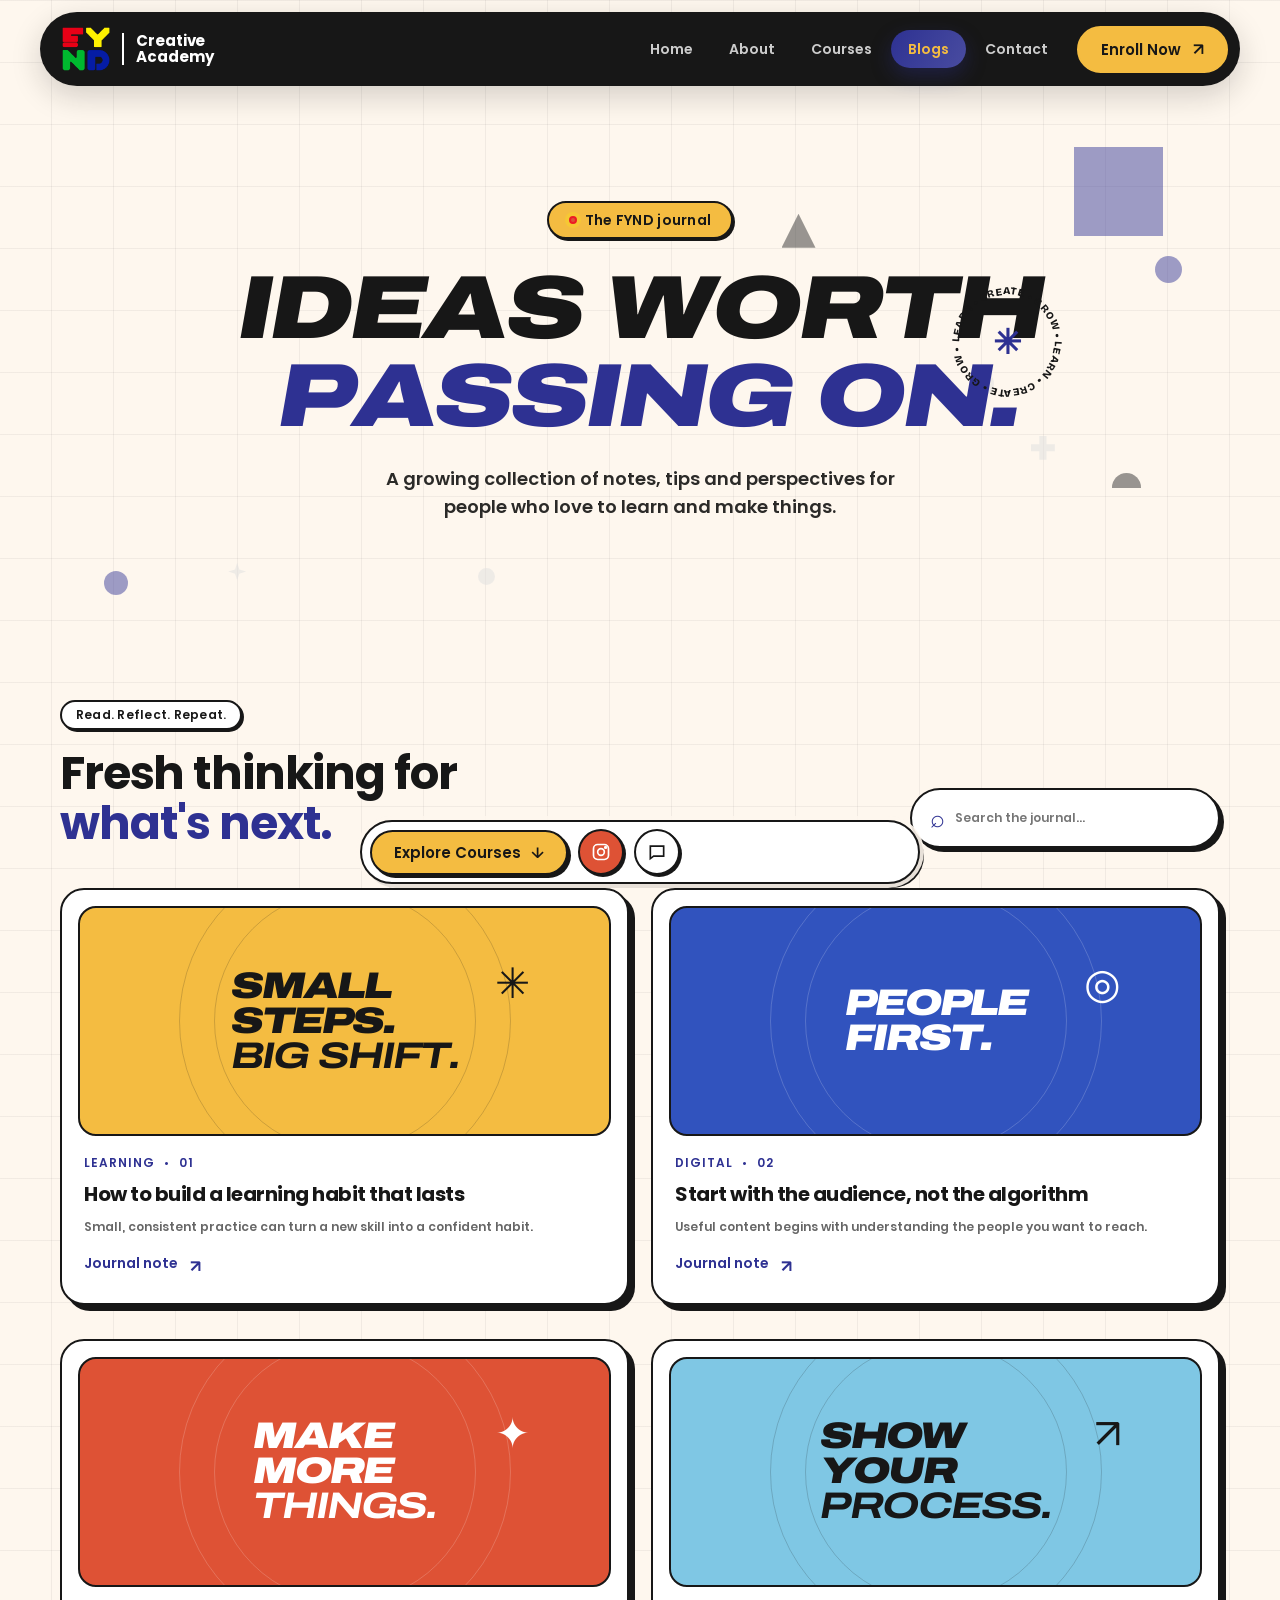
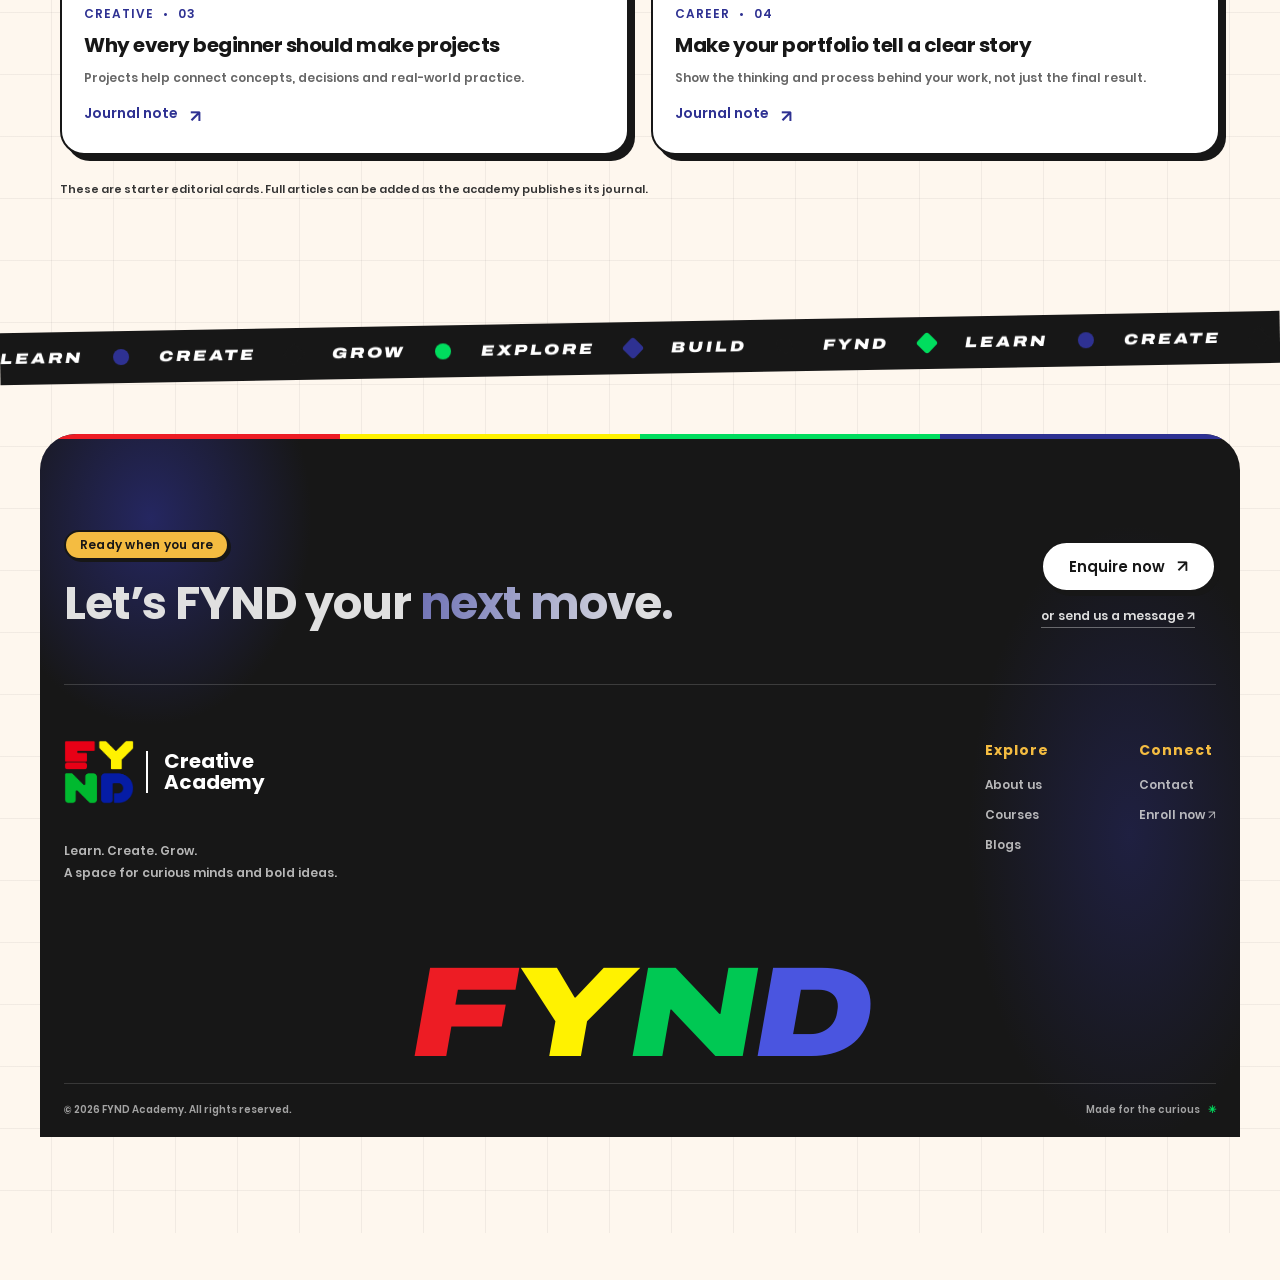
<file: blogs.html>
<!doctype html>
<html lang="en">
<head><meta charset="utf-8"><meta name="viewport" content="width=device-width, initial-scale=1"><meta name="theme-color" content="#2E3192"><meta name="description" content="Ideas, practical tips and creative inspiration for your digital learning journey from FYND Academy."><link rel="canonical" href="https://fynd-academy-fynd10.vercel.app/blogs.html"><link rel="icon" href="assets/logo/fynd-mark-colour.png" type="image/png"><link rel="apple-touch-icon" href="assets/logo/fynd-mark-colour.png"><link rel="preconnect" href="https://fonts.googleapis.com"><link rel="preconnect" href="https://fonts.gstatic.com" crossorigin><link href="https://fonts.googleapis.com/css2?family=DM+Sans:wght@400;500;600;700&family=Bricolage+Grotesque:opsz,wght@12..96,400..800&display=swap" rel="stylesheet"><meta property="og:type" content="website"><meta property="og:title" content="Ideas & Insights | FYND Academy"><meta property="og:description" content="Fresh thinking for creative minds and future builders."><title>Blogs & Ideas | FYND Academy</title><link href="https://fonts.googleapis.com/css2?family=Archivo:ital,wdth,wght@1,125,800;1,125,900&family=Poppins:wght@500;600;700&display=swap" rel="stylesheet">
  <link rel="stylesheet" href="styles.css"><link rel="stylesheet" href="bold.css"><script src="script.js" defer></script><script src="footer-words.js" defer></script></head>
<body><a class="skip-link" href="#main">Skip to content</a><header class="site-header"><a class="brand brand--lockup" href="index.html" aria-label="FYND Creative Academy home"><img class="lockup-mark" src="assets/logo/fynd-mark-colour.png" alt="FYND" width="674" height="612"><span class="lockup-text">Creative<br>Academy</span></a><button class="menu-toggle" type="button" aria-label="Open navigation" aria-expanded="false" aria-controls="primary-nav"><span></span><span></span></button><nav class="primary-nav" id="primary-nav" aria-label="Main navigation"><a href="index.html">Home</a><a href="about.html">About</a><a href="courses.html">Courses</a><a href="blogs.html" aria-current="page">Blogs</a><a href="contact.html">Contact</a><button class="button button--nav" type="button" data-open-enroll>Enroll Now <span>↗</span></button></nav></header>
<main id="main"><section class="inner-hero inner-hero--compact section-wrap"><p class="eyebrow"><span class="eyebrow-dot"></span> The FYND journal</p><h1>Ideas worth<br><span class="text-gradient">passing on.</span></h1><p class="inner-lead">A growing collection of notes, tips and perspectives for people who love to learn and make things.</p></section>
<section class="section section-wrap blog-section"><div class="blog-tools"><div><p class="eyebrow">Read. Reflect. Repeat.</p><h2>Fresh thinking for<br><span class="text-gradient">what's next.</span></h2></div><label class="search-box"><span aria-hidden="true">⌕</span><input id="blog-search" type="search" placeholder="Search the journal…" aria-label="Search blog posts"></label></div>
<div class="blog-grid" id="blog-list">
<article class="blog-card blog-card--feature" data-search="learning habit consistency practice beginner"><div class="blog-art blog-art--one"><span>SMALL<br>STEPS.<br><b>BIG SHIFT.</b></span><i>✳</i></div><div class="blog-meta"><span>LEARNING</span><span>•</span><span>01</span></div><h3>How to build a learning habit that lasts</h3><p>Small, consistent practice can turn a new skill into a confident habit.</p><span class="read-label">Journal note <b>↗</b></span></article>
<article class="blog-card" data-search="digital marketing audience content social"><div class="blog-art blog-art--two"><span>PEOPLE<br>FIRST.</span><i>◎</i></div><div class="blog-meta"><span>DIGITAL</span><span>•</span><span>02</span></div><h3>Start with the audience, not the algorithm</h3><p>Useful content begins with understanding the people you want to reach.</p><span class="read-label">Journal note <b>↗</b></span></article>
<article class="blog-card" data-search="creative projects portfolio beginner practice"><div class="blog-art blog-art--three"><span>MAKE<br>MORE<br><b>THINGS.</b></span><i>✦</i></div><div class="blog-meta"><span>CREATIVE</span><span>•</span><span>03</span></div><h3>Why every beginner should make projects</h3><p>Projects help connect concepts, decisions and real-world practice.</p><span class="read-label">Journal note <b>↗</b></span></article>
<article class="blog-card" data-search="career portfolio storytelling work design"><div class="blog-art blog-art--four"><span>SHOW<br>YOUR<br><b>PROCESS.</b></span><i>↗</i></div><div class="blog-meta"><span>CAREER</span><span>•</span><span>04</span></div><h3>Make your portfolio tell a clear story</h3><p>Show the thinking and process behind your work, not just the final result.</p><span class="read-label">Journal note <b>↗</b></span></article>
</div><p class="filter-empty" id="blog-empty" hidden>No journal notes match that search. Try another word.</p><p class="small-note">These are starter editorial cards. Full articles can be added as the academy publishes its journal.</p></section></main>
<div class="action-bar" aria-label="Quick actions"><a class="action-bar-main" href="courses.html#digital-marketing">Explore Courses <span aria-hidden="true">↓</span></a><a class="action-bar-icon action-bar-icon--ig" href="https://www.instagram.com/fyndbiz.academy/" target="_blank" rel="noopener noreferrer" aria-label="FYND ACADEMY on Instagram"><svg viewBox="0 0 24 24" width="20" height="20" fill="none" stroke="currentColor" stroke-width="2" aria-hidden="true"><rect x="3" y="3" width="18" height="18" rx="5"/><circle cx="12" cy="12" r="4"/><circle cx="17.5" cy="6.5" r="1" fill="currentColor"/></svg></a><a class="action-bar-icon" href="contact.html" aria-label="Contact FYND ACADEMY"><svg viewBox="0 0 24 24" width="20" height="20" fill="none" stroke="currentColor" stroke-width="2" aria-hidden="true"><path d="M4 5h16v12H8l-4 3z"/></svg></a></div>
  <footer class="site-footer"><div class="footer-main section-wrap"><div><a class="brand brand--footer brand--lockup" href="index.html" aria-label="FYND Creative Academy home"><img class="lockup-mark" src="assets/logo/fynd-mark-colour.png" alt="FYND" width="674" height="612"><span class="lockup-text">Creative<br>Academy</span></a><p>Learn. Create. Grow.<br>A space for curious minds and bold ideas.</p></div><div class="footer-links"><div><b>Explore</b><a href="about.html">About us</a><a href="courses.html">Courses</a><a href="blogs.html">Blogs</a></div><div><b>Connect</b><a href="contact.html">Contact</a><button type="button" data-open-enroll>Enroll now ↗</button></div></div></div><div class="footer-bottom section-wrap"><span>© <span data-year>2026</span> FYND Academy. All rights reserved.</span><span>Made for the curious <b>✳</b></span></div></footer>
<dialog class="enroll-dialog" aria-labelledby="enroll-title"><button class="dialog-close" type="button" aria-label="Close enrollment form" data-close-enroll>×</button><p class="eyebrow">Your next chapter</p><h2 id="enroll-title">Let's get you <span class="text-gradient">started.</span></h2><p>Tell us a little about yourself and the learning path you're interested in.</p><form class="enroll-form" data-demo-form><label>Your name<input name="name" autocomplete="name" required placeholder="Enter your full name"></label><label>Phone number<input name="phone" type="tel" autocomplete="tel" inputmode="tel" required placeholder="Your mobile number"></label><label>Email address<input name="email" type="email" autocomplete="email" placeholder="you@example.com"></label><label>Interested course<select name="course" required><option value="">Choose a learning path</option><option>Digital Marketing</option><option>Graphic Design</option><option>Video Editing</option><option>Web Development</option><option>UI/UX Design</option><option>Photography</option><option>Not sure yet</option></select></label><button class="button" type="submit">Send enquiry <span>↗</span></button><p class="form-notice" role="status">Demo form: submissions are not sent or stored yet.</p></form></dialog></body></html>
</file>
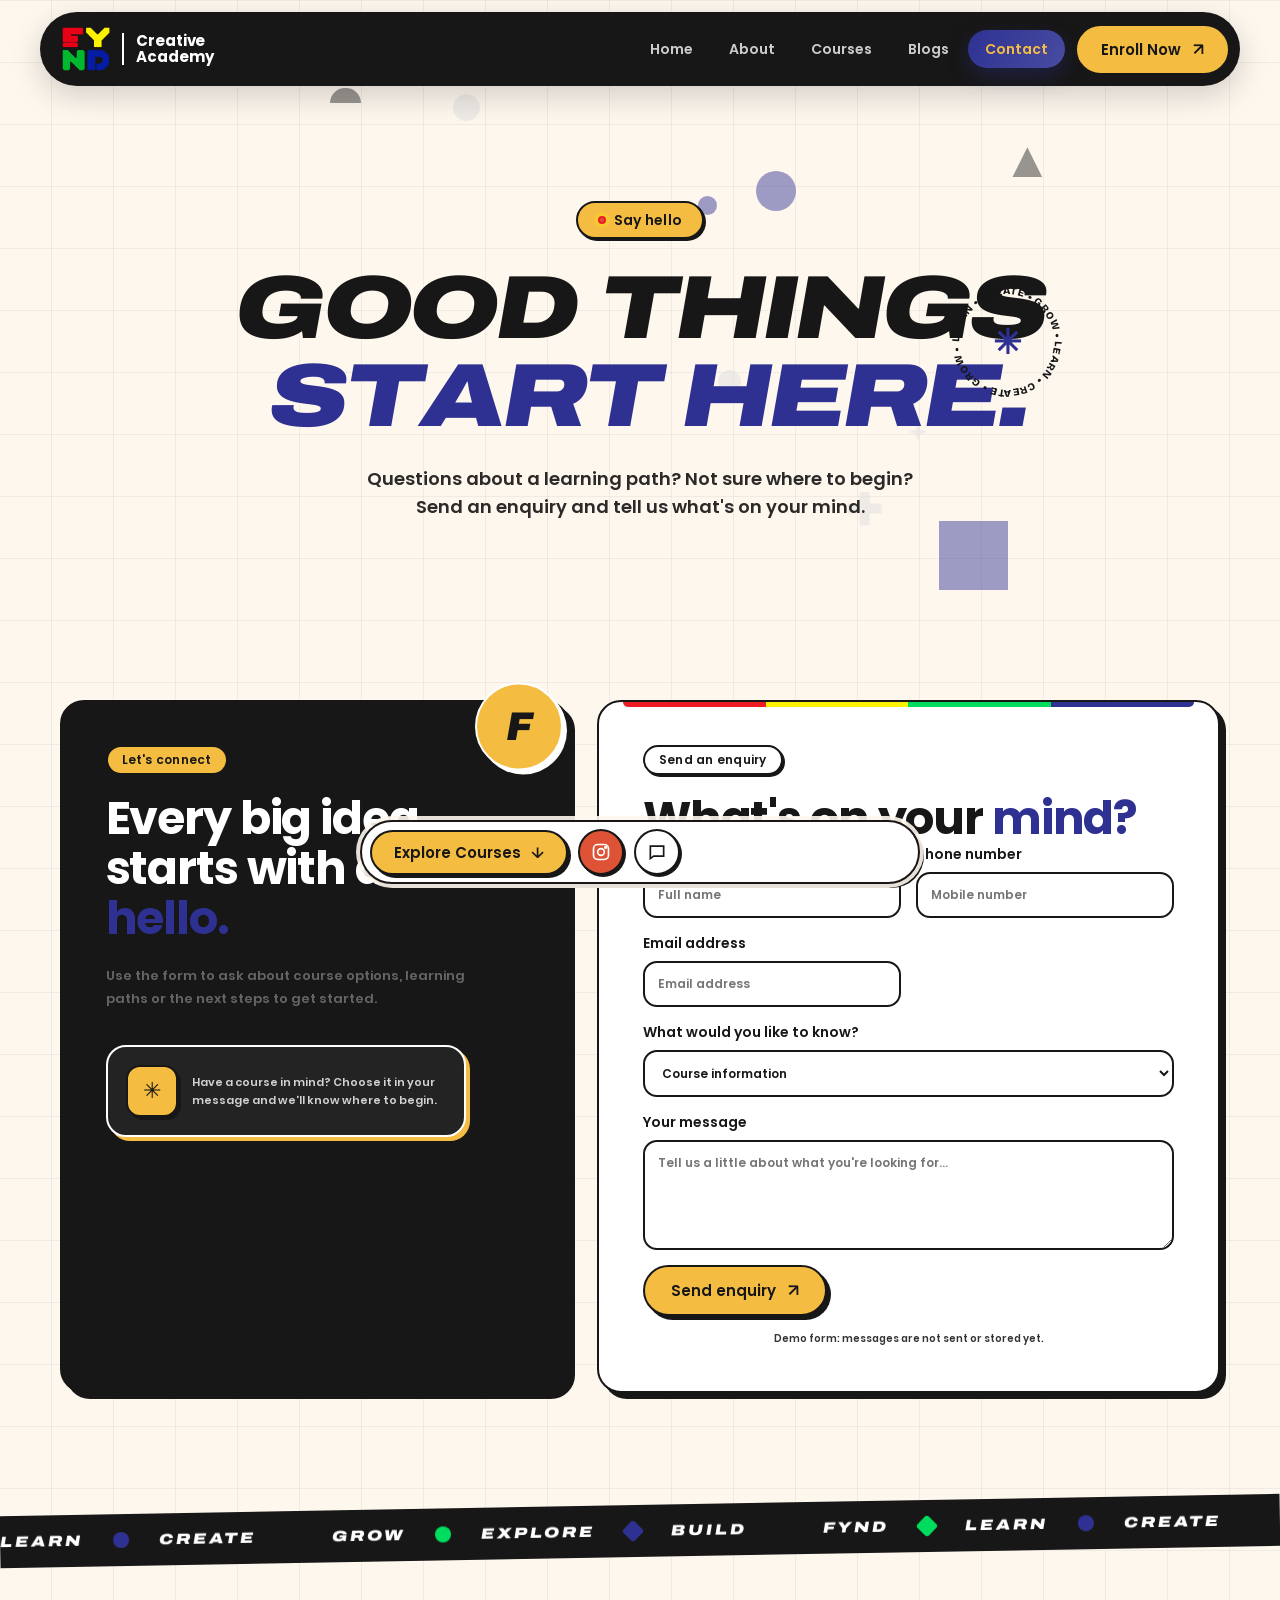
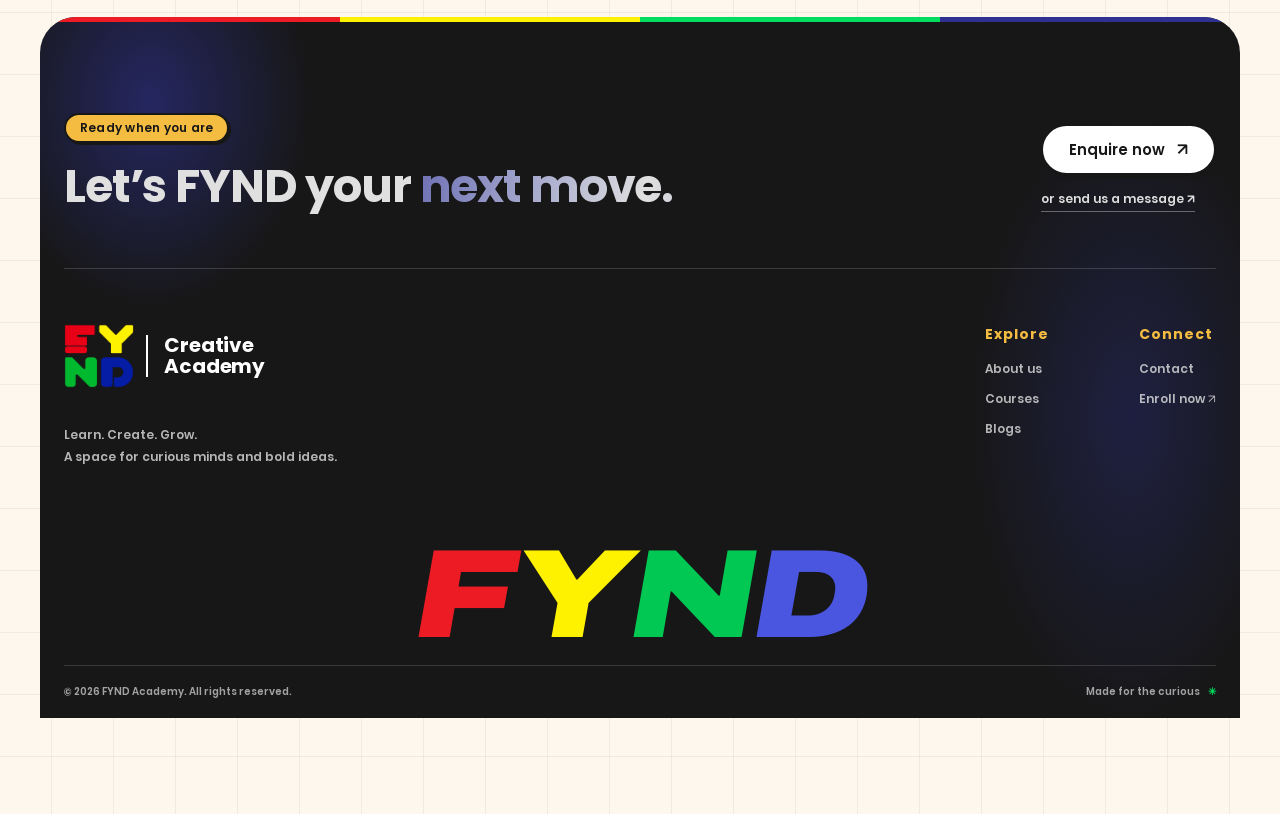
<file: contact.html>
<!doctype html>
<html lang="en">
<head><meta charset="utf-8"><meta name="viewport" content="width=device-width, initial-scale=1"><meta name="theme-color" content="#2E3192"><meta name="description" content="Contact FYND Academy with questions about learning paths, course options and getting started."><link rel="canonical" href="https://fynd-academy-fynd10.vercel.app/contact.html"><link rel="icon" href="assets/logo/fynd-mark-colour.png" type="image/png"><link rel="apple-touch-icon" href="assets/logo/fynd-mark-colour.png"><link rel="preconnect" href="https://fonts.googleapis.com"><link rel="preconnect" href="https://fonts.gstatic.com" crossorigin><link href="https://fonts.googleapis.com/css2?family=DM+Sans:wght@400;500;600;700&family=Bricolage+Grotesque:opsz,wght@12..96,400..800&display=swap" rel="stylesheet"><meta property="og:type" content="website"><meta property="og:title" content="Contact FYND Academy"><meta property="og:description" content="Have a question? Start a conversation with FYND Academy."><title>Contact FYND Academy | Get in Touch</title><link href="https://fonts.googleapis.com/css2?family=Archivo:ital,wdth,wght@1,125,800;1,125,900&family=Poppins:wght@500;600;700&display=swap" rel="stylesheet">
  <link rel="stylesheet" href="styles.css"><link rel="stylesheet" href="bold.css"><script src="script.js" defer></script><script src="footer-words.js" defer></script></head>
<body><a class="skip-link" href="#main">Skip to content</a><header class="site-header"><a class="brand brand--lockup" href="index.html" aria-label="FYND Creative Academy home"><img class="lockup-mark" src="assets/logo/fynd-mark-colour.png" alt="FYND" width="674" height="612"><span class="lockup-text">Creative<br>Academy</span></a><button class="menu-toggle" type="button" aria-label="Open navigation" aria-expanded="false" aria-controls="primary-nav"><span></span><span></span></button><nav class="primary-nav" id="primary-nav" aria-label="Main navigation"><a href="index.html">Home</a><a href="about.html">About</a><a href="courses.html">Courses</a><a href="blogs.html">Blogs</a><a href="contact.html" aria-current="page">Contact</a><button class="button button--nav" type="button" data-open-enroll>Enroll Now <span>↗</span></button></nav></header>
<main id="main"><section class="inner-hero inner-hero--compact section-wrap"><p class="eyebrow"><span class="eyebrow-dot"></span> Say hello</p><h1>Good things<br><span class="text-gradient">start here.</span></h1><p class="inner-lead">Questions about a learning path? Not sure where to begin? Send an enquiry and tell us what's on your mind.</p></section>
<section class="section section-wrap contact-layout"><div class="contact-aside"><div class="contact-orbit" aria-hidden="true"><span>F</span><b>✳</b></div><p class="eyebrow">Let's connect</p><h2>Every big idea<br>starts with a<br><span class="text-gradient">hello.</span></h2><p>Use the form to ask about course options, learning paths or the next steps to get started.</p><div class="contact-note"><span>✳</span><p>Have a course in mind? Choose it in your message and we'll know where to begin.</p></div></div>
<div class="contact-form-panel"><p class="eyebrow">Send an enquiry</p><h2>What's on your <span class="text-gradient">mind?</span></h2><form class="contact-form" data-demo-form><label>Your name<input name="name" autocomplete="name" required placeholder="Full name"></label><label>Phone number<input name="phone" type="tel" autocomplete="tel" inputmode="tel" required placeholder="Mobile number"></label><label>Email address<input name="email" type="email" autocomplete="email" placeholder="Email address"></label><label>What would you like to know?<select name="topic"><option>Course information</option><option>Enrollment enquiry</option><option>General question</option></select></label><label>Your message<textarea name="message" required rows="4" placeholder="Tell us a little about what you're looking for…"></textarea></label><button class="button" type="submit">Send enquiry <span>↗</span></button><p class="form-notice" role="status">Demo form: messages are not sent or stored yet.</p></form></div></section></main>
<div class="action-bar" aria-label="Quick actions"><a class="action-bar-main" href="courses.html#digital-marketing">Explore Courses <span aria-hidden="true">↓</span></a><a class="action-bar-icon action-bar-icon--ig" href="https://www.instagram.com/fyndbiz.academy/" target="_blank" rel="noopener noreferrer" aria-label="FYND ACADEMY on Instagram"><svg viewBox="0 0 24 24" width="20" height="20" fill="none" stroke="currentColor" stroke-width="2" aria-hidden="true"><rect x="3" y="3" width="18" height="18" rx="5"/><circle cx="12" cy="12" r="4"/><circle cx="17.5" cy="6.5" r="1" fill="currentColor"/></svg></a><a class="action-bar-icon" href="contact.html" aria-label="Contact FYND ACADEMY"><svg viewBox="0 0 24 24" width="20" height="20" fill="none" stroke="currentColor" stroke-width="2" aria-hidden="true"><path d="M4 5h16v12H8l-4 3z"/></svg></a></div>
  <footer class="site-footer"><div class="footer-main section-wrap"><div><a class="brand brand--footer brand--lockup" href="index.html" aria-label="FYND Creative Academy home"><img class="lockup-mark" src="assets/logo/fynd-mark-colour.png" alt="FYND" width="674" height="612"><span class="lockup-text">Creative<br>Academy</span></a><p>Learn. Create. Grow.<br>A space for curious minds and bold ideas.</p></div><div class="footer-links"><div><b>Explore</b><a href="about.html">About us</a><a href="courses.html">Courses</a><a href="blogs.html">Blogs</a></div><div><b>Connect</b><a href="contact.html">Contact</a><button type="button" data-open-enroll>Enroll now ↗</button></div></div></div><div class="footer-bottom section-wrap"><span>© <span data-year>2026</span> FYND Academy. All rights reserved.</span><span>Made for the curious <b>✳</b></span></div></footer>
<dialog class="enroll-dialog" aria-labelledby="enroll-title"><button class="dialog-close" type="button" aria-label="Close enrollment form" data-close-enroll>×</button><p class="eyebrow">Your next chapter</p><h2 id="enroll-title">Let's get you <span class="text-gradient">started.</span></h2><p>Tell us a little about yourself and the learning path you're interested in.</p><form class="enroll-form" data-demo-form><label>Your name<input name="name" autocomplete="name" required placeholder="Enter your full name"></label><label>Phone number<input name="phone" type="tel" autocomplete="tel" inputmode="tel" required placeholder="Your mobile number"></label><label>Email address<input name="email" type="email" autocomplete="email" placeholder="you@example.com"></label><label>Interested course<select name="course" required><option value="">Choose a learning path</option><option>Digital Marketing</option><option>Graphic Design</option><option>Video Editing</option><option>Web Development</option><option>UI/UX Design</option><option>Photography</option><option>Not sure yet</option></select></label><button class="button" type="submit">Send enquiry <span>↗</span></button><p class="form-notice" role="status">Demo form: submissions are not sent or stored yet.</p></form></dialog></body></html>
</file>
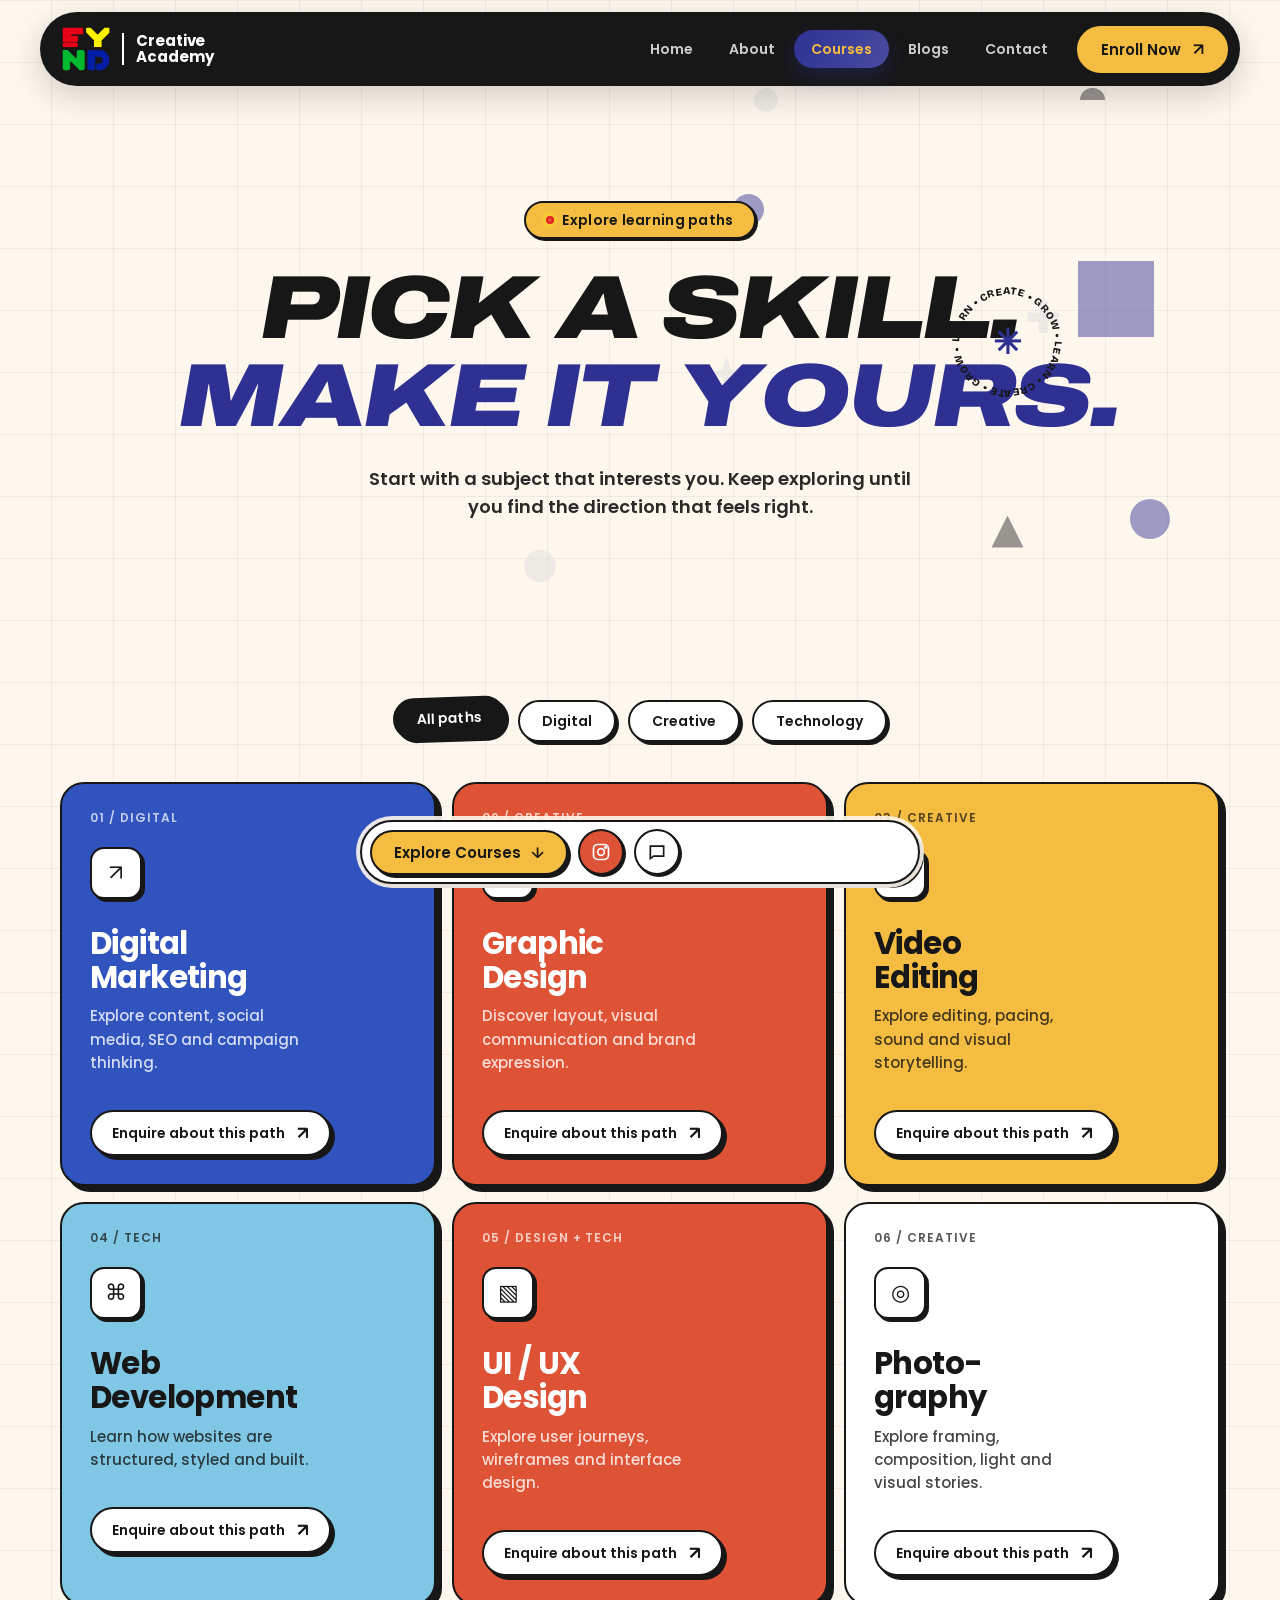
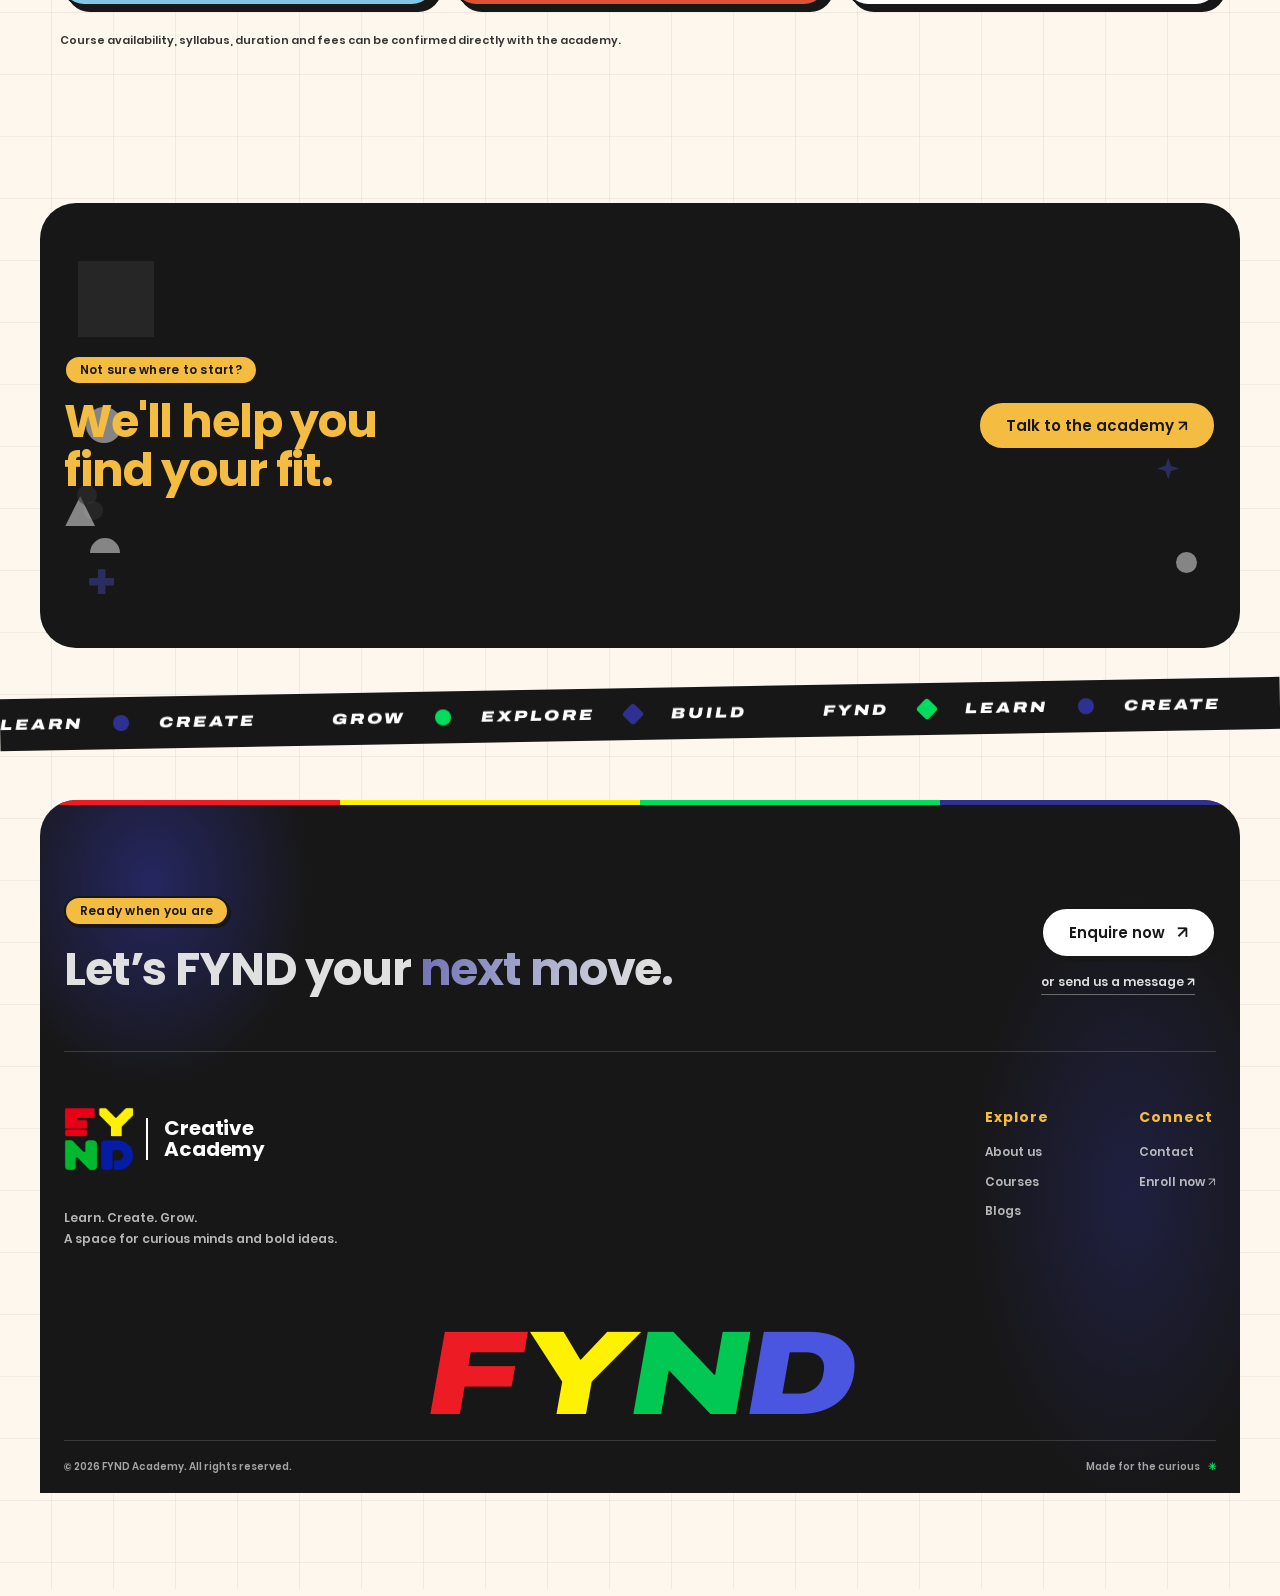
<file: courses.html>
<!doctype html>
<html lang="en">
<head><meta charset="utf-8"><meta name="viewport" content="width=device-width, initial-scale=1"><meta name="theme-color" content="#2E3192"><meta name="description" content="Explore creative and digital learning paths at FYND Academy, from digital marketing and design to video and web."><link rel="canonical" href="https://fynd-academy-fynd10.vercel.app/courses.html"><link rel="icon" href="assets/logo/fynd-mark-colour.png" type="image/png"><link rel="apple-touch-icon" href="assets/logo/fynd-mark-colour.png"><link rel="preconnect" href="https://fonts.googleapis.com"><link rel="preconnect" href="https://fonts.gstatic.com" crossorigin><link href="https://fonts.googleapis.com/css2?family=DM+Sans:wght@400;500;600;700&family=Bricolage+Grotesque:opsz,wght@12..96,400..800&display=swap" rel="stylesheet"><meta property="og:type" content="website"><meta property="og:title" content="Courses & Learning Paths | FYND Academy"><meta property="og:description" content="Find a new skill to explore with FYND Academy."><title>Courses & Learning Paths | FYND Academy</title><link href="https://fonts.googleapis.com/css2?family=Archivo:ital,wdth,wght@1,125,800;1,125,900&family=Poppins:wght@500;600;700&display=swap" rel="stylesheet">
  <link rel="stylesheet" href="styles.css"><link rel="stylesheet" href="bold.css"><script src="script.js" defer></script><script src="footer-words.js" defer></script></head>
<body><a class="skip-link" href="#main">Skip to content</a><header class="site-header"><a class="brand brand--lockup" href="index.html" aria-label="FYND Creative Academy home"><img class="lockup-mark" src="assets/logo/fynd-mark-colour.png" alt="FYND" width="674" height="612"><span class="lockup-text">Creative<br>Academy</span></a><button class="menu-toggle" type="button" aria-label="Open navigation" aria-expanded="false" aria-controls="primary-nav"><span></span><span></span></button><nav class="primary-nav" id="primary-nav" aria-label="Main navigation"><a href="index.html">Home</a><a href="about.html">About</a><a href="courses.html" aria-current="page">Courses</a><a href="blogs.html">Blogs</a><a href="contact.html">Contact</a><button class="button button--nav" type="button" data-open-enroll>Enroll Now <span>↗</span></button></nav></header>
<main id="main"><section class="inner-hero inner-hero--compact section-wrap"><p class="eyebrow"><span class="eyebrow-dot"></span> Explore learning paths</p><h1>Pick a skill.<br><span class="text-gradient">Make it yours.</span></h1><p class="inner-lead">Start with a subject that interests you. Keep exploring until you find the direction that feels right.</p></section>
<section class="section section-wrap courses-section"><div class="filter-bar" role="group" aria-label="Filter courses"><button class="filter-chip is-active" type="button" data-filter="all" aria-pressed="true">All paths</button><button class="filter-chip" type="button" data-filter="digital" aria-pressed="false">Digital</button><button class="filter-chip" type="button" data-filter="creative" aria-pressed="false">Creative</button><button class="filter-chip" type="button" data-filter="tech" aria-pressed="false">Technology</button></div>
<div class="course-grid course-grid--full" id="course-list">
<article class="course-card course-card--violet" id="digital-marketing" data-category="digital"><span class="course-index">01 / DIGITAL</span><span class="course-icon">↗</span><h2>Digital<br>Marketing</h2><p>Explore content, social media, SEO and campaign thinking.</p><button class="card-link card-link--button" type="button" data-open-enroll data-course="Digital Marketing">Enquire about this path <b>↗</b></button></article>
<article class="course-card course-card--peach" id="graphic-design" data-category="creative"><span class="course-index">02 / CREATIVE</span><span class="course-icon">✳</span><h2>Graphic<br>Design</h2><p>Discover layout, visual communication and brand expression.</p><button class="card-link card-link--button" type="button" data-open-enroll data-course="Graphic Design">Enquire about this path <b>↗</b></button></article>
<article class="course-card course-card--lime" id="video-editing" data-category="creative"><span class="course-index">03 / CREATIVE</span><span class="course-icon">▶</span><h2>Video<br>Editing</h2><p>Explore editing, pacing, sound and visual storytelling.</p><button class="card-link card-link--button" type="button" data-open-enroll data-course="Video Editing">Enquire about this path <b>↗</b></button></article>
<article class="course-card course-card--blue" id="web-development" data-category="tech"><span class="course-index">04 / TECH</span><span class="course-icon">⌘</span><h2>Web<br>Development</h2><p>Learn how websites are structured, styled and built.</p><button class="card-link card-link--button" type="button" data-open-enroll data-course="Web Development">Enquire about this path <b>↗</b></button></article>
<article class="course-card course-card--pink" id="ui-ux-design" data-category="tech"><span class="course-index">05 / DESIGN + TECH</span><span class="course-icon">▧</span><h2>UI / UX<br>Design</h2><p>Explore user journeys, wireframes and interface design.</p><button class="card-link card-link--button" type="button" data-open-enroll data-course="UI/UX Design">Enquire about this path <b>↗</b></button></article>
<article class="course-card course-card--cream" id="photography" data-category="creative"><span class="course-index">06 / CREATIVE</span><span class="course-icon">◎</span><h2>Photo-<br>graphy</h2><p>Explore framing, composition, light and visual stories.</p><button class="card-link card-link--button" type="button" data-open-enroll data-course="Photography">Enquire about this path <b>↗</b></button></article>
</div><p class="filter-empty" id="filter-empty" hidden>No paths in this category yet.</p><p class="small-note">Course availability, syllabus, duration and fees can be confirmed directly with the academy.</p></section>
<section class="mini-cta"><div class="section-wrap mini-cta-inner"><div><p class="eyebrow eyebrow--light">Not sure where to start?</p><h2>We'll help you<br>find your <span>fit.</span></h2></div><button class="button button--lime" type="button" data-open-enroll>Talk to the academy ↗</button></div></section></main>
<div class="action-bar" aria-label="Quick actions"><a class="action-bar-main" href="courses.html#digital-marketing">Explore Courses <span aria-hidden="true">↓</span></a><a class="action-bar-icon action-bar-icon--ig" href="https://www.instagram.com/fyndbiz.academy/" target="_blank" rel="noopener noreferrer" aria-label="FYND ACADEMY on Instagram"><svg viewBox="0 0 24 24" width="20" height="20" fill="none" stroke="currentColor" stroke-width="2" aria-hidden="true"><rect x="3" y="3" width="18" height="18" rx="5"/><circle cx="12" cy="12" r="4"/><circle cx="17.5" cy="6.5" r="1" fill="currentColor"/></svg></a><a class="action-bar-icon" href="contact.html" aria-label="Contact FYND ACADEMY"><svg viewBox="0 0 24 24" width="20" height="20" fill="none" stroke="currentColor" stroke-width="2" aria-hidden="true"><path d="M4 5h16v12H8l-4 3z"/></svg></a></div>
  <footer class="site-footer"><div class="footer-main section-wrap"><div><a class="brand brand--footer brand--lockup" href="index.html" aria-label="FYND Creative Academy home"><img class="lockup-mark" src="assets/logo/fynd-mark-colour.png" alt="FYND" width="674" height="612"><span class="lockup-text">Creative<br>Academy</span></a><p>Learn. Create. Grow.<br>A space for curious minds and bold ideas.</p></div><div class="footer-links"><div><b>Explore</b><a href="about.html">About us</a><a href="courses.html">Courses</a><a href="blogs.html">Blogs</a></div><div><b>Connect</b><a href="contact.html">Contact</a><button type="button" data-open-enroll>Enroll now ↗</button></div></div></div><div class="footer-bottom section-wrap"><span>© <span data-year>2026</span> FYND Academy. All rights reserved.</span><span>Made for the curious <b>✳</b></span></div></footer>
<dialog class="enroll-dialog" aria-labelledby="enroll-title"><button class="dialog-close" type="button" aria-label="Close enrollment form" data-close-enroll>×</button><p class="eyebrow">Your next chapter</p><h2 id="enroll-title">Let's get you <span class="text-gradient">started.</span></h2><p>Tell us a little about yourself and the learning path you're interested in.</p><form class="enroll-form" data-demo-form><label>Your name<input name="name" autocomplete="name" required placeholder="Enter your full name"></label><label>Phone number<input name="phone" type="tel" autocomplete="tel" inputmode="tel" required placeholder="Your mobile number"></label><label>Email address<input name="email" type="email" autocomplete="email" placeholder="you@example.com"></label><label>Interested course<select name="course" required><option value="">Choose a learning path</option><option>Digital Marketing</option><option>Graphic Design</option><option>Video Editing</option><option>Web Development</option><option>UI/UX Design</option><option>Photography</option><option>Not sure yet</option></select></label><button class="button" type="submit">Send enquiry <span>↗</span></button><p class="form-notice" role="status">Demo form: submissions are not sent or stored yet.</p></form></dialog></body></html>
</file>
<file: styles.css>
/* FYND Academy — responsive brand system */
:root{--ink:#181614;--muted:#6d6a62;--purple:color-mix(in srgb, #2E3192 92%, white);--purple-dark:#171717;--lime:color-mix(in srgb, #FFF200 66%, black);--peach:color-mix(in srgb, #ED1C24 92%, white);--blue:color-mix(in srgb, #2E3192 52%, white);--paper:#FEF7EE;--white:#fff;--line:#eadfd0;--shadow:0 22px 70px rgba(23,23,23,.13);--radius:26px;--coral:color-mix(in srgb, #ED1C24 92%, white);--gold:color-mix(in srgb, #FFF200 66%, black);--olive:color-mix(in srgb, #00DD5E 52%, black);--royal:color-mix(in srgb, #2E3192 92%, white);--sky:color-mix(in srgb, #2E3192 52%, white);--cream:#FEF7EE;--font-display:"Manrope",Arial,sans-serif;--font-body:"Poppins SemiBold","DM Sans",Arial,sans-serif}
*{box-sizing:border-box}html{scroll-behavior:smooth;scroll-padding-top:100px}body{margin:0;background:var(--paper);color:var(--ink);font:16px/1.65 var(--font-body),sans-serif;-webkit-font-smoothing:antialiased}body:has(.enroll-dialog[open]){overflow:hidden}a{color:inherit}button,input,select,textarea{font:inherit}button{cursor:pointer}button:focus-visible,a:focus-visible,input:focus-visible,select:focus-visible,textarea:focus-visible{outline:3px solid color-mix(in srgb, #2E3192 72%, white);outline-offset:3px}::selection{background:var(--lime);color:var(--purple-dark)}.skip-link{position:absolute;left:16px;top:-60px;background:var(--lime);color:var(--purple-dark);padding:10px 16px;border-radius:10px;z-index:20}.skip-link:focus{top:12px}.section-wrap{width:min(1160px,calc(100% - 48px));margin-inline:auto}.site-header{height:82px;padding:0 max(24px,calc((100vw - 1160px)/2));display:flex;align-items:center;justify-content:space-between;gap:30px;background:rgba(251,250,255,.92);backdrop-filter:blur(16px);-webkit-backdrop-filter:blur(16px);border-bottom:1px solid rgba(46, 49, 146, .07);position:sticky;top:0;z-index:10}.brand{display:inline-flex;align-items:center;gap:10px;text-decoration:none;flex-shrink:0}.brand-mark{width:42px;height:42px;display:grid;place-items:center;background:var(--purple-dark);color:var(--lime);font:800 25px/1 var(--font-display);border-radius:14px;transform:rotate(-5deg)}.brand-name{display:flex;flex-direction:column;font:800 18px/.95 var(--font-display);letter-spacing:-.8px}.brand-name span{font:700 9px/1.5 var(--font-body);letter-spacing:3px;color:var(--muted)}.primary-nav{display:flex;align-items:center;gap:30px}.primary-nav>a{position:relative;text-decoration:none;font-size:13px;font-weight:700;color:color-mix(in srgb, #2E3192 92%, white);transition:color .2s}.primary-nav>a:hover,.primary-nav>a[aria-current=page]{color:var(--purple)}.primary-nav>a[aria-current=page]:after{content:"";position:absolute;left:0;right:0;bottom:-10px;height:2px;border-radius:4px;background:var(--purple)}.button{border:0;display:inline-flex;align-items:center;justify-content:center;gap:16px;padding:15px 22px;border-radius:999px;background:var(--purple);color:#fff;text-decoration:none;font:700 13px var(--font-body);box-shadow:0 10px 24px rgba(46, 49, 146, .2);transition:transform .2s,box-shadow .2s,background .2s}.button:hover{transform:translateY(-3px);box-shadow:0 14px 30px rgba(46, 49, 146, .28);background:color-mix(in srgb, #2E3192 92%, white)}.button span{font-size:17px;line-height:1}.button--nav{padding:12px 18px;font-size:12px}.button--light{background:#fff;color:var(--purple-dark);box-shadow:none;border:1px solid rgba(46, 49, 146, .12)}.button--light:hover{background:var(--lime);color:var(--purple-dark);box-shadow:none}.button--lime{background:var(--lime);color:var(--purple-dark);box-shadow:none}.button--lime:hover{background:color-mix(in srgb, #FFF200 54%, white);color:var(--purple-dark);box-shadow:0 12px 30px rgba(255, 242, 0, .15)}.menu-toggle{display:none;width:44px;height:44px;border:1px solid var(--line);border-radius:14px;background:#fff;align-items:center;justify-content:center;flex-direction:column;gap:5px}.menu-toggle span{width:17px;height:2px;background:var(--purple-dark);border-radius:4px;transition:transform .2s}
.hero{min-height:620px;display:grid;grid-template-columns:1.03fr .97fr;align-items:center;gap:36px;padding-block:76px 88px}.hero-copy{position:relative;z-index:1}.eyebrow{display:flex;align-items:center;gap:9px;margin:0 0 19px;color:var(--purple);font:800 10px var(--font-body);letter-spacing:2.1px;text-transform:uppercase}.eyebrow-dot{width:8px;height:8px;background:var(--lime);border:2px solid var(--purple);border-radius:50%;box-shadow:0 0 0 4px rgba(46, 49, 146, .09)}h1,h2,h3,p{margin-top:0}.hero h1,.inner-hero h1{font:800 clamp(54px,6.2vw,82px)/1.02 var(--font-display);letter-spacing:-5px;margin:0 0 25px}.text-gradient{background:linear-gradient(100deg,color-mix(in srgb, #2E3192 90%, white) 5%,color-mix(in srgb, #2E3192 84%, white) 55%,color-mix(in srgb, #ED1C24 81%, white) 100%);-webkit-background-clip:text;background-clip:text;color:transparent}.hero-lead,.inner-lead{font-size:17px;line-height:1.8;color:var(--muted);max-width:540px;margin-bottom:27px}.hero-actions{display:flex;gap:12px;flex-wrap:wrap}.hero-note{display:flex;align-items:center;gap:12px;margin-top:35px;color:color-mix(in srgb, #2E3192 84%, white);font-size:11px;font-weight:600;letter-spacing:.3px}.note-stars{color:var(--purple);font-size:16px;letter-spacing:3px}.hero-art{height:440px;position:relative;display:grid;place-items:center;isolation:isolate}.hero-art:before{content:"";position:absolute;width:360px;height:360px;border-radius:50%;background:linear-gradient(140deg,color-mix(in srgb, #2E3192 39%, white),color-mix(in srgb, #2E3192 69%, white));z-index:-2;box-shadow:0 40px 90px rgba(46, 49, 146, .18)}.hero-art:after{content:"";position:absolute;width:425px;height:425px;border:1px dashed rgba(46, 49, 146, .35);border-radius:50%;z-index:-2}.art-orbit{position:absolute;border:1px solid rgba(46, 49, 146, .14);border-radius:50%;transform:rotate(-22deg)}.art-orbit--one{width:500px;height:180px}.art-orbit--two{width:480px;height:250px;transform:rotate(55deg)}.art-sun{width:240px;height:240px;border-radius:46% 54% 58% 42%/46% 41% 59% 54%;background:var(--lime);display:grid;place-items:center;position:relative;transform:rotate(-8deg);box-shadow:0 22px 50px rgba(46, 49, 146, .17)}.art-sun span{font:800 31px/.98 var(--font-display);letter-spacing:-1.8px;text-align:center;transform:rotate(8deg);color:var(--purple-dark)}.art-sun i{position:absolute;right:18px;top:20px;font-size:33px;font-style:normal;color:var(--purple);transform:rotate(8deg)}.art-sticker{position:absolute;z-index:2;padding:13px 17px;font:800 11px/1.2 var(--font-display);letter-spacing:1px;box-shadow:0 15px 35px rgba(46, 49, 146, .15)}.art-sticker--top{background:#fff;color:var(--purple);top:45px;left:16px;transform:rotate(-9deg);border-radius:5px}.art-sticker--side{background:var(--peach);color:var(--purple-dark);right:3px;bottom:90px;transform:rotate(8deg);border-radius:5px}.art-sticker--side b{font-size:19px;margin-left:8px}.art-star{position:absolute;color:var(--purple-dark);font-size:40px}.art-star--one{top:70px;right:68px}.art-star--two{bottom:40px;left:65px;color:#fff;font-size:52px}.art-caption{position:absolute;bottom:3px;font-size:9px;font-weight:800;letter-spacing:2px;color:color-mix(in srgb, #2E3192 88%, white)}.art-caption span{color:var(--purple)}
.ticker{overflow:hidden;background:var(--purple-dark);color:var(--lime);white-space:nowrap;padding:16px 0}.ticker-track{display:flex;align-items:center;justify-content:space-around;gap:36px;min-width:max-content;font:800 11px var(--font-display);letter-spacing:2px}.ticker-track b{color:var(--peach);font-size:17px}.section{padding-block:112px}.section-heading{display:flex;justify-content:space-between;gap:45px;align-items:end;margin-bottom:38px}.section-heading h2,.section h2{font:800 clamp(38px,4.3vw,57px)/1.07 var(--font-display);letter-spacing:-2.5px;margin:0}.section-intro{max-width:365px;color:var(--muted);font-size:14px;line-height:1.8;margin:0 0 4px}.course-grid{display:grid;grid-template-columns:repeat(4,1fr);gap:16px}.course-card{min-height:320px;border-radius:22px;padding:23px;display:flex;flex-direction:column;align-items:flex-start;position:relative;overflow:hidden;text-decoration:none;transition:transform .22s,box-shadow .22s}.course-card:hover{transform:translateY(-7px);box-shadow:var(--shadow)}.course-card[hidden],.blog-card[hidden]{display:none!important}.course-card:before{content:"";position:absolute;width:170px;height:170px;border:1px solid currentColor;border-radius:50%;right:-92px;top:80px;opacity:.16;box-shadow:0 0 0 20px rgba(255,255,255,.12),0 0 0 42px rgba(255,255,255,.1)}.course-card--violet{background:color-mix(in srgb, #2E3192 34%, white);color:color-mix(in srgb, #2E3192 39%, black)}.course-card--peach{background:color-mix(in srgb, #ED1C24 50%, white);color:#2E3192}.course-card--lime{background:#FFF200;color:#2E3192}.course-card--blue{background:color-mix(in srgb, #2E3192 39%, white);color:#2E3192}.course-card--pink{background:color-mix(in srgb, #2E3192 29%, white);color:#2E3192}.course-card--cream{background:#f0e9dd;color:#41372b}.course-index{font-size:9px;font-weight:800;letter-spacing:1.7px;opacity:.72}.course-icon{margin:23px 0 12px;display:grid;place-items:center;width:43px;height:43px;border-radius:14px;background:rgba(255,255,255,.48);font-size:22px}.course-card h2,.course-card h3{font:800 27px/1.06 var(--font-display);letter-spacing:-1px;margin:0 0 10px;position:relative}.course-card p{font-size:12px;line-height:1.6;max-width:220px;opacity:.8;margin-bottom:18px}.card-link{display:flex;align-items:center;gap:12px;margin-top:auto;font-size:11px;font-weight:800;position:relative}.card-link b{font-size:18px}.center-action{text-align:center;margin-top:32px}.text-link{display:inline-flex;align-items:center;gap:12px;color:var(--purple);font-size:13px;font-weight:800;text-decoration:none}.text-link span{font-size:21px;transition:transform .2s}.text-link:hover span{transform:translateX(5px)}
.process-section,.values-section,.mini-cta{background:var(--purple-dark);color:#fff;overflow:hidden}.process-layout{display:grid;grid-template-columns:.9fr 1.1fr;gap:100px;padding-block:100px}.eyebrow--light{color:var(--lime)}.process-layout h2{font:800 clamp(44px,5vw,65px)/1.02 var(--font-display);letter-spacing:-3px;margin-bottom:20px}.process-layout h2 span,.mini-cta h2 span{color:var(--lime)}.process-copy{color:color-mix(in srgb, #2E3192 52%, white);font-size:14px;line-height:1.8;max-width:370px;margin-bottom:25px}.steps{align-self:center}.step{display:grid;grid-template-columns:42px 1fr 36px;gap:18px;align-items:start;padding:25px 0;border-bottom:1px solid rgba(255,255,255,.16)}.step:first-child{border-top:1px solid rgba(255,255,255,.16)}.step>span{color:var(--lime);font:800 12px var(--font-display);padding-top:5px}.step h3{font:800 20px var(--font-display);margin:0 0 5px}.step p{font-size:12px;color:color-mix(in srgb, #2E3192 56%, white);margin:0;line-height:1.7}.step>b{color:var(--peach);font-size:24px;text-align:right}.closing-cta{position:relative;text-align:center;padding-block:120px}.closing-cta .eyebrow{justify-content:center}.closing-cta h2{font-size:clamp(43px,5vw,65px);margin-bottom:20px}.closing-cta>p:not(.eyebrow){max-width:500px;margin:0 auto 24px;color:var(--muted);font-size:14px}.cta-shape{position:absolute;right:7%;top:70px;color:color-mix(in srgb, #2E3192 23%, white);font-size:100px;z-index:-1;transform:rotate(15deg)}
.site-footer{background:color-mix(in srgb, #2E3192 16%, black);color:#fff}.footer-main{display:flex;justify-content:space-between;gap:50px;padding-block:55px 45px}.brand--footer .brand-mark{background:var(--lime);color:var(--purple-dark)}.brand--footer .brand-name{color:#fff}.brand--footer .brand-name span{color:color-mix(in srgb, #2E3192 58%, white)}.footer-main>div:first-child>p{color:color-mix(in srgb, #2E3192 58%, white);font-size:12px;line-height:1.8;margin:18px 0 0}.footer-links{display:flex;gap:90px}.footer-links>div{display:grid;gap:10px;align-content:start}.footer-links b{font:800 11px var(--font-display);letter-spacing:1px;color:var(--lime);margin-bottom:4px}.footer-links a,.footer-links button{font-size:12px;color:color-mix(in srgb, #2E3192 50%, white);text-decoration:none;background:none;border:0;text-align:left;padding:0}.footer-links a:hover,.footer-links button:hover{color:#fff}.footer-bottom{border-top:1px solid rgba(255,255,255,.12);padding-block:18px;display:flex;justify-content:space-between;color:color-mix(in srgb, #2E3192 72%, white);font-size:10px}.footer-bottom b{color:var(--lime);margin-left:6px}
.inner-hero{min-height:415px;padding-block:92px 80px;position:relative;overflow:hidden}.inner-hero h1{font-size:clamp(52px,6.5vw,82px)}.inner-hero:after{content:"";position:absolute;width:280px;height:280px;border:1px solid color-mix(in srgb, #2E3192 24%, white);border-radius:50%;right:8%;top:60px;box-shadow:0 0 0 24px color-mix(in srgb, #2E3192 12%, white),0 0 0 50px #faf7ff;z-index:-1}.inner-hero--compact{min-height:360px;padding-block:75px 55px}.inner-hero--compact:after{width:220px;height:220px;top:36px}.inner-hero .inner-lead{max-width:570px}.inner-hero-mark{position:absolute;right:17%;top:125px;width:120px;height:120px;background:var(--lime);border-radius:38% 62% 50% 50%;display:grid;place-items:center;transform:rotate(12deg);color:var(--purple-dark)}.inner-hero-mark span{font:800 78px var(--font-display)}.inner-hero-mark b{position:absolute;right:-16px;top:-15px;color:var(--purple);font-size:35px}.story-grid{display:grid;grid-template-columns:1fr 1fr;gap:95px;padding-top:55px;padding-bottom:115px}.story-grid h2{font:800 clamp(38px,4vw,53px)/1.1 var(--font-display);letter-spacing:-2px}.story-copy{padding-top:15px}.story-copy p{color:var(--muted);font-size:15px;line-height:1.9;margin-bottom:20px}.story-copy .text-link{color:var(--purple);font-size:12px}.values-section{padding-block:100px}.section-intro--light{color:color-mix(in srgb, #2E3192 52%, white)}.values-section .section-heading{align-items:end}.values-section h2{font:800 clamp(42px,5vw,60px)/1.05 var(--font-display);letter-spacing:-2px}.values-section h2 span{color:var(--lime)}.value-grid{display:grid;grid-template-columns:repeat(3,1fr);gap:16px;margin-top:45px}.value-grid article{padding:26px;border:1px solid rgba(255,255,255,.16);border-radius:18px;background:rgba(255,255,255,.035)}.value-grid article>span{color:var(--peach);font:800 12px var(--font-display)}.value-grid h3{font:800 20px var(--font-display);margin:25px 0 8px}.value-grid p{font-size:12px;line-height:1.8;color:color-mix(in srgb, #2E3192 56%, white);margin:0}.quote-section{text-align:center;padding-block:100px}.quote-mark{color:var(--purple);font:800 90px/.7 var(--font-display)}.quote-section blockquote{font:800 clamp(28px,4.3vw,49px)/1.2 var(--font-display);letter-spacing:-1.5px;max-width:790px;margin:20px auto}.quote-section>p{font:800 9px var(--font-body);letter-spacing:2px;color:var(--muted);margin-bottom:25px}
.courses-section{padding-top:25px}.filter-bar{display:flex;gap:9px;flex-wrap:wrap;margin-bottom:28px}.filter-chip{border:1px solid var(--line);background:#fff;border-radius:999px;padding:10px 17px;font:700 11px var(--font-body);color:var(--muted);transition:all .2s}.filter-chip:hover,.filter-chip.is-active{background:var(--purple-dark);border-color:var(--purple-dark);color:#fff}.course-grid--full{grid-template-columns:repeat(3,1fr)}.course-grid--full .course-card{min-height:340px;padding:26px}.course-grid--full .course-card h2{font-size:32px}.card-link--button{background:none;border:0;padding:0;color:inherit;text-align:left}.small-note{font-size:11px;color:var(--muted);margin-top:25px}.filter-empty{padding:30px;border:1px dashed var(--line);border-radius:16px;color:var(--muted)}.mini-cta-inner{padding-block:75px;display:flex;align-items:center;justify-content:space-between;gap:30px}.mini-cta h2{font:800 clamp(36px,4.3vw,52px)/1.05 var(--font-display);letter-spacing:-2px;margin:0}.mini-cta .eyebrow{margin-bottom:12px}
.blog-section{padding-top:30px}.blog-tools{display:flex;justify-content:space-between;gap:35px;align-items:end;margin-bottom:35px}.blog-tools h2{font:800 clamp(36px,4.2vw,53px)/1.08 var(--font-display);letter-spacing:-2px;margin:0}.search-box{display:flex;align-items:center;gap:10px;background:#fff;border:1px solid var(--line);border-radius:999px;padding:0 16px;width:min(310px,100%);color:var(--purple)}.search-box>span{font-size:25px}.search-box input{border:0;outline:0!important;box-shadow:none!important;padding:14px 0;background:transparent;min-width:0;font-size:12px}.blog-grid{display:grid;grid-template-columns:repeat(2,1fr);gap:34px 22px}.blog-card{min-width:0}.blog-card[hidden]{display:none}.blog-art{height:230px;border-radius:19px;display:flex;align-items:center;justify-content:center;position:relative;overflow:hidden}.blog-art:before,.blog-art:after{content:"";position:absolute;border:1px solid currentColor;border-radius:50%;opacity:.18}.blog-art:before{width:260px;height:260px}.blog-art:after{width:330px;height:330px}.blog-art span{font:800 37px/.95 var(--font-display);letter-spacing:-2px;position:relative;z-index:1}.blog-art span b{color:#fff}.blog-art i{position:absolute;right:15%;top:18%;font-style:normal;font-size:42px}.blog-art--one{background:color-mix(in srgb, #2E3192 39%, white);color:#2E3192}.blog-art--two{background:color-mix(in srgb, #ED1C24 50%, white);color:#2E3192}.blog-art--three{background:color-mix(in srgb, #FFF200 76%, white);color:#2E3192}.blog-art--four{background:color-mix(in srgb, #2E3192 39%, white);color:#2E3192}.blog-meta{display:flex;gap:9px;align-items:center;color:var(--purple);font:800 9px var(--font-body);letter-spacing:1.5px;margin-top:18px}.blog-card h3{font:800 21px/1.25 var(--font-display);letter-spacing:-.5px;margin:10px 0}.blog-card>p{color:var(--muted);font-size:12px;line-height:1.7;margin-bottom:12px}.read-label{display:inline-flex;gap:12px;font-size:11px;font-weight:800;color:var(--purple)}.read-label b{font-size:17px}
.contact-layout{display:grid;grid-template-columns:.9fr 1.1fr;gap:85px;padding-top:40px;padding-bottom:120px}.contact-aside{position:relative;padding-top:45px}.contact-aside h2{font:800 clamp(42px,4.5vw,60px)/1.05 var(--font-display);letter-spacing:-2.5px;margin-bottom:20px}.contact-aside>p:not(.eyebrow){max-width:370px;color:var(--muted);font-size:13px;line-height:1.8}.contact-orbit{position:absolute;right:4px;top:-40px;width:105px;height:105px;border-radius:50%;background:color-mix(in srgb, #2E3192 28%, white);display:grid;place-items:center;color:var(--purple);font:800 66px var(--font-display)}.contact-orbit b{position:absolute;right:-8px;top:-16px;font-size:30px;color:var(--peach)}.contact-note{display:flex;align-items:start;gap:15px;padding:16px;background:color-mix(in srgb, #2E3192 16%, white);border-radius:15px;max-width:360px;margin-top:35px}.contact-note span{color:var(--purple);font-size:22px}.contact-note p{font-size:11px;line-height:1.7;color:color-mix(in srgb, #2E3192 92%, white);margin:0}.contact-form-panel{background:#fff;border:1px solid var(--line);border-radius:25px;padding:32px;box-shadow:var(--shadow)}.contact-form-panel h2{font:800 31px var(--font-display);letter-spacing:-1px}.contact-form{display:grid;grid-template-columns:1fr 1fr;gap:15px}.contact-form label,.enroll-form label{display:grid;gap:7px;font-size:11px;font-weight:700;color:#2E3192}.contact-form label:nth-of-type(4),.contact-form label:nth-of-type(5),.contact-form .button,.contact-form .form-notice{grid-column:1/-1}.contact-form input,.contact-form select,.contact-form textarea,.enroll-form input,.enroll-form select{width:100%;border:1px solid color-mix(in srgb, #2E3192 23%, white);background:#fcfbfe;border-radius:10px;padding:12px 13px;color:var(--ink);font-size:12px;outline:0;transition:border .2s,box-shadow .2s}.contact-form textarea{resize:vertical;min-height:110px}.contact-form input:focus,.contact-form select:focus,.contact-form textarea:focus,.enroll-form input:focus,.enroll-form select:focus{border-color:var(--purple);box-shadow:0 0 0 3px rgba(46, 49, 146, .1)}.contact-form .button{justify-self:start}.form-notice{font-size:10px;color:color-mix(in srgb, #2E3192 81%, white);margin:0}
.enroll-dialog{width:min(500px,calc(100% - 28px));max-height:min(90vh,850px);overflow:auto;border:0;border-radius:24px;padding:35px;background:#fff;color:var(--ink);box-shadow:0 25px 100px rgba(46, 49, 146, .3)}.enroll-dialog::backdrop{background:rgba(46, 49, 146, .7);backdrop-filter:blur(5px)}.dialog-close{position:absolute;right:17px;top:15px;width:36px;height:36px;border:1px solid var(--line);border-radius:50%;background:#fff;color:var(--ink);font-size:23px;line-height:1}.enroll-dialog h2{font:800 34px/1.1 var(--font-display);letter-spacing:-1.5px;margin:0 30px 12px 0}.enroll-dialog>p:not(.eyebrow){font-size:12px;color:var(--muted);line-height:1.7}.enroll-form{display:grid;gap:13px;margin-top:20px}.enroll-form .button{width:100%;margin-top:5px}.form-notice{font-size:10px;color:color-mix(in srgb, #2E3192 81%, white);text-align:center;margin:0}
@media(max-width:980px){.primary-nav{gap:18px}.hero{gap:10px}.hero-art:before{width:300px;height:300px}.hero-art:after{width:360px;height:360px}.art-orbit--one{width:420px}.art-orbit--two{width:400px}.art-sun{width:205px;height:205px}.art-sun span{font-size:27px}.course-grid{grid-template-columns:repeat(2,1fr)}.course-grid--full{grid-template-columns:repeat(2,1fr)}.contact-layout{gap:40px}.process-layout{gap:50px}}
@media(max-width:720px){html{scroll-padding-top:80px}.section-wrap{width:min(100% - 36px,560px)}.site-header{height:72px;padding-inline:18px}.menu-toggle{display:flex;margin-left:auto}.primary-nav{display:none;position:absolute;left:0;right:0;top:71px;padding:18px 20px 22px;background:rgba(251,250,255,.98);border-bottom:1px solid var(--line);box-shadow:0 18px 28px rgba(46, 49, 146, .08);align-items:stretch;gap:0;flex-direction:column}.primary-nav.is-open{display:flex}.primary-nav>a{padding:12px 3px;border-bottom:1px solid color-mix(in srgb, #2E3192 18%, white)}.primary-nav>a[aria-current=page]:after{display:none}.primary-nav .button{margin-top:14px}.hero{grid-template-columns:1fr;padding-block:66px 58px;gap:0}.hero h1,.inner-hero h1{font-size:clamp(48px,13vw,68px);letter-spacing:-3.5px}.hero-lead,.inner-lead{font-size:15px}.hero-art{height:350px;margin-top:25px}.hero-art:before{width:250px;height:250px}.hero-art:after{width:300px;height:300px}.art-orbit--one{width:350px;height:140px}.art-orbit--two{width:330px;height:190px}.art-sun{width:175px;height:175px}.art-sun span{font-size:24px}.art-sticker--top{left:2px;top:34px}.art-sticker--side{right:-1px;bottom:75px}.art-star--one{right:20px;top:45px}.art-star--two{left:28px;bottom:32px}.art-caption{font-size:7px;letter-spacing:1.2px}.section{padding-block:78px}.section-heading{display:block}.section-heading h2,.section h2{font-size:39px}.section-intro{margin-top:18px}.course-grid{gap:12px}.course-card{min-height:280px;padding:18px;border-radius:18px}.course-card h3{font-size:23px}.course-card p{font-size:11px}.process-layout{grid-template-columns:1fr;gap:42px;padding-block:75px}.process-layout h2{font-size:51px}.closing-cta{padding-block:88px}.closing-cta h2{font-size:47px}.footer-main{display:block;padding-block:42px 35px}.footer-links{margin-top:35px;gap:55px}.footer-bottom{gap:12px;flex-direction:column}.inner-hero{min-height:auto;padding-block:65px 60px}.inner-hero:after{width:150px;height:150px;right:-45px;top:25px;box-shadow:0 0 0 15px color-mix(in srgb, #2E3192 12%, white),0 0 0 30px #faf7ff}.inner-hero--compact:after{width:130px;height:130px}.inner-hero-mark{width:75px;height:75px;right:4%;top:125px}.inner-hero-mark span{font-size:48px}.inner-hero-mark b{font-size:22px}.story-grid{grid-template-columns:1fr;gap:20px;padding-top:30px;padding-bottom:80px}.story-copy{padding-top:0}.values-section{padding-block:75px}.value-grid{grid-template-columns:1fr;gap:12px;margin-top:30px}.value-grid article{padding:22px}.value-grid h3{margin-top:14px}.quote-section{padding-block:75px}.course-grid--full{grid-template-columns:1fr 1fr}.course-grid--full .course-card{min-height:310px;padding:18px}.course-grid--full .course-card h2{font-size:25px}.mini-cta-inner{display:block;padding-block:55px}.mini-cta-inner .button{margin-top:25px}.blog-tools{display:block}.search-box{margin-top:22px;width:100%}.blog-grid{gap:26px 14px}.blog-art{height:170px;border-radius:14px}.blog-art span{font-size:27px}.blog-card h3{font-size:17px}.contact-layout{grid-template-columns:1fr;gap:35px;padding-top:5px;padding-bottom:75px}.contact-aside{padding-top:20px}.contact-orbit{width:75px;height:75px;font-size:48px;top:-5px}.contact-form-panel{padding:23px 18px}.contact-form{grid-template-columns:1fr}.contact-form label{grid-column:1/-1}.contact-form label:nth-of-type(4),.contact-form label:nth-of-type(5){grid-column:1/-1}}
@media(max-width:390px){.course-grid--full{grid-template-columns:1fr}.course-grid--full .course-card{min-height:285px}.blog-grid{grid-template-columns:1fr}.blog-art{height:205px}.hero-actions .button{width:100%}.course-grid--home{grid-template-columns:1fr 1fr}.course-grid--home .course-card{min-height:255px}}
@media(prefers-reduced-motion:reduce){*,*::before,*::after{scroll-behavior:auto!important;animation-duration:.01ms!important;animation-iteration-count:1!important;transition-duration:.01ms!important}}
@media(hover:none){.course-card:hover,.button:hover{transform:none}}


/* ===== FYND multicolour motion layer ===== */
body{background:var(--cream);color:var(--ink)}
.site-header{background:rgba(254,247,238,.94);border-bottom-color:rgba(23,23,23,.1)}
.site-header:after{content:"";position:absolute;left:0;right:0;bottom:-1px;height:3px;background:linear-gradient(90deg,var(--coral) 0 16.66%,var(--gold) 16.66% 33.32%,var(--olive) 33.32% 49.98%,var(--royal) 49.98% 66.64%,var(--sky) 66.64% 83.3%,var(--cream) 83.3% 100%)}
.brand-mark{background:var(--coral);color:#fff;transform:rotate(-5deg);box-shadow:4px 4px 0 var(--gold)}
.primary-nav>a:hover,.primary-nav>a[aria-current=page]{color:var(--royal)}
.primary-nav>a[aria-current=page]:after{background:var(--coral)}
.button{background:var(--royal);box-shadow:0 10px 24px rgba(46, 49, 146, .22)}
.button:hover{background:#2E3192;box-shadow:0 14px 30px rgba(46, 49, 146, .3)}
.button--nav{background:var(--coral);box-shadow:0 9px 20px rgba(237, 28, 36, .2)}
.button--nav:hover{background:color-mix(in srgb, #ED1C24 77%, black)}
.button--light{background:var(--cream);color:var(--ink);border-color:rgba(23,23,23,.15)}
.button--light:hover{background:var(--gold);color:var(--ink)}
.button--lime{background:var(--gold);color:var(--ink)}
.button--lime:hover{background:color-mix(in srgb, #FFF200 79%, black);color:var(--ink)}
.hero{position:relative}
.hero:before{content:"";position:absolute;inset:12px 0 22px;border-radius:36px;background:linear-gradient(110deg,rgba(237, 28, 36, .055),rgba(255, 242, 0, .07) 34%,rgba(46, 49, 146, .1) 72%,rgba(0, 221, 94, .055));z-index:-1}
.eyebrow{color:var(--royal)}
.eyebrow-dot{background:var(--gold);border-color:var(--coral);box-shadow:0 0 0 4px rgba(255, 242, 0, .19)}
.text-gradient{background:linear-gradient(100deg,var(--coral) 0%,var(--royal) 42%,var(--olive) 72%,color-mix(in srgb, #FFF200 28%, black) 100%);-webkit-background-clip:text;background-clip:text;color:transparent}
.hero-art:before{background:linear-gradient(140deg,var(--sky),color-mix(in srgb, #2E3192 35%, white) 52%,var(--gold));box-shadow:0 40px 90px rgba(46, 49, 146, .16)}
.hero-art:after{border-color:rgba(46, 49, 146, .45)}
.art-orbit{border-color:rgba(46, 49, 146, .32)}
.art-sun{background:var(--coral);color:#fff;box-shadow:0 22px 50px rgba(237, 28, 36, .22)}
.art-sun span{color:#fff}
.art-sun i{color:var(--gold)}
.art-sticker--top{background:var(--gold);color:var(--ink)}
.art-sticker--side{background:var(--olive);color:#fff}
.art-star--one{color:var(--coral)}
.art-star--two{color:var(--royal)}
.art-caption{color:#6d6a62}.art-caption span{color:var(--coral)}
.ticker{display:flex;background:var(--royal);color:var(--cream)}
.ticker-track{flex:0 0 auto;justify-content:flex-start;animation:fynd-marquee 26s linear infinite}
.ticker-track b{color:var(--gold)}
.ticker:hover .ticker-track{animation-play-state:paused}
.course-card--violet{background:var(--royal);color:#fff}
.course-card--peach{background:var(--coral);color:#fff}
.course-card--lime{background:var(--gold);color:#181614}
.course-card--blue{background:var(--sky);color:color-mix(in srgb, #2E3192 36%, black)}
.course-card--pink{background:var(--olive);color:#fff}
.course-card--cream{background:var(--cream);color:#29251f;border:1px solid #e5d9c9}
.course-card:before{opacity:.22}
.course-card:hover{box-shadow:0 22px 45px rgba(23,23,23,.16)}
.process-section,.values-section{background:var(--ink)}
.mini-cta{background:var(--royal)}
.eyebrow--light{color:var(--gold)}
.process-layout h2 span,.mini-cta h2 span{color:var(--sky)}
.step>span{color:var(--gold)}.step>b{color:var(--coral)}
.closing-cta .cta-shape{color:rgba(46, 49, 146, .2)}
.footer-main{background:transparent}
.site-footer{background:var(--ink)}
.brand--footer .brand-mark{background:var(--gold);color:var(--ink);box-shadow:4px 4px 0 var(--coral)}
.footer-links b{color:var(--sky)}
.footer-bottom b{color:var(--gold)}
.inner-hero:after{border-color:rgba(46, 49, 146, .28);box-shadow:0 0 0 24px rgba(255, 242, 0, .12),0 0 0 50px rgba(46, 49, 146, .12)}
.inner-hero-mark{background:var(--gold);color:var(--ink)}
.inner-hero-mark b{color:var(--coral)}
.values-section h2 span{color:var(--sky)}
.value-grid article{border-color:rgba(255,255,255,.2);background:linear-gradient(140deg,rgba(46, 49, 146, .17),rgba(0, 221, 94, .08))}
.value-grid article>span{color:var(--gold)}
.quote-mark{color:var(--coral)}
.filter-chip:hover,.filter-chip.is-active{background:var(--royal);border-color:var(--royal)}
.blog-art--one{background:var(--coral);color:#fff}
.blog-art--two{background:var(--gold);color:#29251f}
.blog-art--three{background:var(--olive);color:#fff}
.blog-art--four{background:var(--sky);color:color-mix(in srgb, #2E3192 36%, black)}
.blog-meta,.read-label{color:var(--royal)}
.search-box{color:var(--coral);border-color:#e5d9c9;background:#fffdf9}
.contact-orbit{background:var(--sky);color:var(--royal)}
.contact-orbit b{color:var(--coral)}
.contact-note{background:rgba(46, 49, 146, .22)}
.contact-note span{color:var(--coral)}
.contact-form-panel{background:#fffdf9;border-color:#e8dccb}
.contact-form input:focus,.contact-form select:focus,.contact-form textarea:focus,.enroll-form input:focus,.enroll-form select:focus{border-color:var(--royal);box-shadow:0 0 0 3px rgba(46, 49, 146, .12)}
.enroll-dialog{background:var(--cream)}
.enroll-dialog::backdrop{background:rgba(23,23,23,.76)}
.dialog-close{background:#fffdf9}
.form-notice--active{color:var(--olive);font-weight:700}
.course-card[hidden],.blog-card[hidden]{display:none!important}

/* Subtle motion: entrance, floating artwork, animated ticker and tactile hover states. */
@keyframes fynd-rise{from{opacity:0;transform:translateY(22px)}to{opacity:1;transform:translateY(0)}}
@keyframes fynd-float{0%,100%{transform:translateY(0) rotate(-8deg)}50%{transform:translateY(-13px) rotate(-5deg)}}
@keyframes fynd-orbit{from{transform:rotate(-22deg)}to{transform:rotate(338deg)}}
@keyframes fynd-orbit-reverse{from{transform:rotate(55deg)}to{transform:rotate(-305deg)}}
@keyframes fynd-marquee{from{transform:translateX(0)}to{transform:translateX(-100%)}}
@keyframes fynd-pulse{0%,100%{box-shadow:0 0 0 0 rgba(255, 242, 0, .2)}50%{box-shadow:0 0 0 12px rgba(255, 242, 0, 0)}}
@keyframes fynd-wiggle{0%,100%{transform:rotate(-5deg)}50%{transform:rotate(3deg)}}
.art-sun{animation:fynd-float 6s ease-in-out infinite}
.art-orbit--one{animation:fynd-orbit 26s linear infinite}
.art-orbit--two{animation:fynd-orbit-reverse 31s linear infinite}
.art-star--one{animation:fynd-wiggle 5s ease-in-out infinite}
.art-star--two{animation:fynd-pulse 4s ease-in-out infinite}
.brand-mark{animation:fynd-wiggle 7s ease-in-out infinite}
.course-icon{transition:transform .35s cubic-bezier(.2,.8,.2,1)}
.course-card:hover .course-icon{transform:rotate(-12deg) scale(1.14)}
.blog-art i{transition:transform .4s ease}
.blog-card:hover .blog-art i{transform:rotate(25deg) scale(1.18)}
.blog-art:before{animation:fynd-orbit 38s linear infinite}
.blog-art:after{animation:fynd-orbit-reverse 46s linear infinite}
.button:active{transform:translateY(0) scale(.98)}
.ticker-track{will-change:transform}
html.motion-ready .reveal-item{opacity:0;transform:translateY(24px);transition:opacity .7s ease,transform .7s cubic-bezier(.2,.7,.2,1)}
html.motion-ready .reveal-item.is-visible{opacity:1;transform:translateY(0)}
.course-grid .course-card:nth-child(2),.blog-grid .blog-card:nth-child(2){transition-delay:.08s}
.course-grid .course-card:nth-child(3),.blog-grid .blog-card:nth-child(3){transition-delay:.16s}
.course-grid .course-card:nth-child(4),.blog-grid .blog-card:nth-child(4){transition-delay:.24s}
@media(prefers-reduced-motion:reduce){.art-sun,.art-orbit--one,.art-orbit--two,.art-star--one,.art-star--two,.brand-mark,.blog-art:before,.blog-art:after,.ticker-track{animation:none!important}html.motion-ready .reveal-item{opacity:1!important;transform:none!important;transition:none!important}}
@media(max-width:720px){.hero:before{inset:6px 0 10px;border-radius:25px}.ticker-track{animation-duration:34s}.art-sun{animation-duration:7s}}


/* ===== Uploaded FYND colour-play motion layer ===== */
:root{
  --font-display:"Bricolage Grotesque","DM Sans",Arial,sans-serif;
  --pink:color-mix(in srgb, #ED1C24 83%, white);--violet:color-mix(in srgb, #2E3192 85%, white);
  --p0:color-mix(in srgb, #ED1C24 92%, white);--p1:color-mix(in srgb, #FFF200 66%, black);--p2:color-mix(in srgb, #00DD5E 52%, black);--p3:color-mix(in srgb, #2E3192 52%, white);--p4:color-mix(in srgb, #2E3192 92%, white);--p5:color-mix(in srgb, #2E3192 85%, white);--p6:color-mix(in srgb, #ED1C24 83%, white);
  --t1:color-mix(in srgb, #ED1C24 92%, white);--t2:color-mix(in srgb, #FFF200 34%, black);--t3:color-mix(in srgb, #00DD5E 41%, black);--t4:color-mix(in srgb, #2E3192 92%, white);--t5:color-mix(in srgb, #2E3192 83%, white);--t6:color-mix(in srgb, #2E3192 87%, white);
  --rainbow:linear-gradient(90deg,color-mix(in srgb, #ED1C24 92%, white),color-mix(in srgb, #FFF200 66%, black),color-mix(in srgb, #00DD5E 52%, black),color-mix(in srgb, #2E3192 52%, white),color-mix(in srgb, #2E3192 92%, white),color-mix(in srgb, #2E3192 85%, white),color-mix(in srgb, #ED1C24 83%, white),color-mix(in srgb, #ED1C24 92%, white))
}
.process-section,.values-section,.mini-cta,.site-footer,.ticker{--t1:color-mix(in srgb, #ED1C24 73%, white);--t2:color-mix(in srgb, #FFF200 66%, black);--t3:color-mix(in srgb, #FFF200 71%, black);--t4:color-mix(in srgb, #2E3192 52%, white);--t5:color-mix(in srgb, #2E3192 62%, white);--t6:color-mix(in srgb, #2E3192 63%, white)}
.sr-only{position:absolute;width:1px;height:1px;overflow:hidden;clip:rect(0 0 0 0);white-space:nowrap}
body{overflow-x:clip}
h1,h2,h3{font-optical-sizing:auto}
.hero h1,.inner-hero h1{letter-spacing:-.04em;line-height:1.02}
.section-heading h2,.section h2,.process-layout h2,.values-section h2,.mini-cta h2,.contact-aside h2,.blog-tools h2{letter-spacing:-.035em}

/* Ambient colour, page-load wipe, scroll progress and rainbow header */
body::before{content:"";position:fixed;inset:-25%;z-index:-2;pointer-events:none;background:
 radial-gradient(closest-side at 15% 25%,rgba(237, 28, 36, .17),transparent 70%),
 radial-gradient(closest-side at 85% 15%,rgba(46, 49, 146, .3),transparent 70%),
 radial-gradient(closest-side at 80% 85%,rgba(255, 242, 0, .24),transparent 70%),
 radial-gradient(closest-side at 10% 80%,rgba(46, 49, 146, .15),transparent 70%);
 animation:fynd-ambient 26s ease-in-out infinite alternate}
@keyframes fynd-ambient{to{transform:translate3d(5%,-4%,0) rotate(9deg) scale(1.08)}}
.scroll-bar{position:fixed;left:0;top:0;width:100%;height:4px;z-index:40;pointer-events:none;transform-origin:0 50%;transform:scaleX(var(--p,0));background:var(--rainbow)}
.site-header:after{background:var(--rainbow);background-size:200% 100%;animation:fynd-stripe 9s linear infinite}
@keyframes fynd-stripe{to{background-position:200% 0}}
.site-footer{position:relative}
.site-footer:before{content:"";position:absolute;left:0;right:0;top:0;height:5px;background:var(--rainbow);background-size:200% 100%;animation:fynd-stripe 9s linear infinite}

/* Rainbow navigation and animated buttons */
.primary-nav>a{background:var(--rainbow) left 100%/0% 3px no-repeat;transition:background-size .35s cubic-bezier(.2,.8,.2,1),color .2s}
.primary-nav>a:hover,.primary-nav>a[aria-current=page]{background-size:100% 3px}
.primary-nav>a[aria-current=page]:after{display:none}
@media(max-width:720px){.primary-nav>a[aria-current=page]{background-size:0% 3px}.primary-nav>a:hover{background-size:100% 3px}}
.button{position:relative;overflow:hidden;isolation:isolate}
.button:before{content:"";position:absolute;inset:0;z-index:-1;background:linear-gradient(110deg,transparent 30%,rgba(255,255,255,.4) 50%,transparent 70%);transform:translateX(-130%);transition:transform .7s ease}
.button:hover:before{transform:translateX(130%)}
.button span{display:inline-block;transition:transform .3s cubic-bezier(.3,1.6,.5,1)}
.button:hover span{transform:translate(3px,-3px)}
.button--nav{animation:fynd-nudge 5s ease-in-out 3s infinite}
@keyframes fynd-nudge{0%,90%,100%{transform:none}93%{transform:rotate(-4deg) scale(1.06)}96%{transform:rotate(3deg) scale(1.06)}}

/* Split headline letters and multi-colour word animation */
.w{display:inline-block;white-space:nowrap}
.ch{display:inline-block;transition:transform .3s cubic-bezier(.3,1.9,.5,1),color .2s}
.c1{--c:var(--t1)}.c2{--c:var(--t2)}.c3{--c:var(--t3)}.c4{--c:var(--t4)}.c5{--c:var(--t5)}.c6{--c:var(--t6)}
.ch:hover{transform:translateY(-.14em) rotate(-8deg) scale(1.1);color:var(--c)}
html.motion-ready .split:not(.is-in) .ch{opacity:0}
.split.is-in .ch{animation:fynd-pop .8s cubic-bezier(.2,1.5,.4,1) calc(var(--base,0s) + min(var(--i)*24ms,900ms)) backwards}
@keyframes fynd-pop{0%{opacity:0;transform:translateY(.7em) rotate(14deg) scale(.5)}100%{opacity:1;transform:none}}
.hero h1,.inner-hero h1{--base:.62s}
.split .text-gradient{background:none;color:inherit}
.split .text-gradient .ch{color:var(--c)}
.split.is-in .text-gradient .ch{animation:fynd-pop .8s cubic-bezier(.2,1.5,.4,1) calc(var(--base,0s) + min(var(--i)*24ms,900ms)) backwards,fynd-hue 8s linear calc(var(--i)*-.4s) infinite}
@keyframes fynd-hue{0%,100%{color:var(--t1)}16%{color:var(--t2)}33%{color:var(--t3)}50%{color:var(--t4)}66%{color:var(--t5)}83%{color:var(--t6)}}
.text-gradient{background-image:linear-gradient(100deg,color-mix(in srgb, #ED1C24 92%, white),color-mix(in srgb, #2E3192 92%, white),color-mix(in srgb, #00DD5E 52%, black),color-mix(in srgb, #FFF200 34%, black),color-mix(in srgb, #ED1C24 92%, white));background-size:200% 100%;background-repeat:repeat-x;animation:fynd-sheen 7s linear infinite}
@keyframes fynd-sheen{to{background-position:200% 0}}
.split .text-gradient{animation:none}

/* Hero entrance and rotating artwork */
.hero-copy>*,.inner-hero>*:not(h1):not(.inner-hero-mark){animation:fynd-up .8s cubic-bezier(.2,.8,.2,1) backwards}
.hero-copy .eyebrow,.inner-hero .eyebrow{animation-delay:.5s}
.hero-copy h1{animation:none}
.hero-lead,.inner-lead{animation-delay:1.05s}.hero-actions{animation-delay:1.18s}.hero-note{animation-delay:1.3s}
.inner-hero .inner-lead{animation-delay:1.05s}
.hero-art{animation:fynd-art-in 1.1s cubic-bezier(.2,1.2,.3,1) .7s backwards}
.inner-hero-mark{animation:fynd-art-in 1s cubic-bezier(.2,1.4,.3,1) 1s backwards,fynd-bob-a 6s ease-in-out 2s infinite alternate}
@keyframes fynd-up{from{opacity:0;transform:translateY(26px)}to{opacity:1;transform:none}}
@keyframes fynd-art-in{from{opacity:0;scale:.6;rotate:-12deg}to{opacity:1;scale:1;rotate:0deg}}
.hero-art:before{background:conic-gradient(from 0deg,var(--sky),var(--pink),var(--gold),color-mix(in srgb, #FFF200 83%, black),var(--sky));animation:fynd-spin 32s linear infinite}
.hero-art:after{animation:fynd-spin 70s linear infinite reverse}
@keyframes fynd-spin{to{transform:rotate(360deg)}}
.art-sticker--top{animation:fynd-bob-a 5s ease-in-out infinite alternate}
.art-sticker--side{animation:fynd-bob-b 6s ease-in-out infinite alternate}
@keyframes fynd-bob-a{from{transform:translateY(0) rotate(-9deg)}to{transform:translateY(-12px) rotate(-4deg)}}
@keyframes fynd-bob-b{from{transform:translateY(0) rotate(8deg)}to{transform:translateY(10px) rotate(3deg)}}
.art-star--two{animation:fynd-spin 9s linear infinite}
.art-star--one{color:var(--pink)}

/* Confetti and parallax shapes from script.js */
.confetti{position:absolute;inset:0;z-index:0;pointer-events:none;overflow:hidden}
.cf{position:absolute;left:var(--x);top:var(--y);width:var(--s);height:var(--s);transform:translate(calc(var(--mx,0)*var(--d)*30px),calc(var(--my,0)*var(--d)*30px));transition:transform .5s ease-out}
.cf-s{display:block;width:100%;height:100%;background:var(--c);animation:fynd-drift var(--dur) ease-in-out var(--dl) infinite alternate}
@keyframes fynd-drift{from{transform:translate(0,0) rotate(var(--r))}to{transform:translate(20px,-30px) rotate(calc(var(--r) + 80deg))}}
.cf-dot{border-radius:50%}.cf-ring{background:none;border:6px solid var(--c);border-radius:50%}
.cf-tri{clip-path:polygon(50% 0,100% 100%,0 100%)}
.cf-plus{clip-path:polygon(35% 0,65% 0,65% 35%,100% 35%,100% 65%,65% 65%,65% 100%,35% 100%,35% 65%,0 65%,0 35%,35% 35%)}
.cf-half{height:50%;border-radius:999px 999px 0 0}
.cf-spark{clip-path:polygon(50% 0,62% 38%,100% 50%,62% 62%,50% 100%,38% 62%,0 50%,38% 38%)}
.cf-squig{-webkit-mask:url(\"data:image/svg+xml,%3Csvg xmlns='http://www.w3.org/2000/svg' viewBox='0 0 60 20'%3E%3Cpath d='M3 12Q10 0 17 10T31 10T45 10T57 10' fill='none' stroke='black' stroke-width='5' stroke-linecap='round'/%3E%3C/svg%3E\") center/contain no-repeat;mask:url(\"data:image/svg+xml,%3Csvg xmlns='http://www.w3.org/2000/svg' viewBox='0 0 60 20'%3E%3Cpath d='M3 12Q10 0 17 10T31 10T45 10T57 10' fill='none' stroke='black' stroke-width='5' stroke-linecap='round'/%3E%3C/svg%3E\") center/contain no-repeat}
.hero>*:not(.confetti),.inner-hero>*:not(.confetti),.closing-cta>*:not(.confetti){position:relative;z-index:1}
.hero>.hero-art{position:relative}.inner-hero>.inner-hero-mark{position:absolute}.closing-cta>.cta-shape{position:absolute;z-index:-1}
.mini-cta,.values-section,.process-section{position:relative}
.mini-cta>.confetti,.values-section>.confetti{z-index:0}
.mini-cta .cf-s,.values-section .cf-s,.process-section .cf-s{opacity:.55}
.mini-cta-inner,.values-section>.section-wrap,.process-layout{position:relative;z-index:1}
@media(max-width:720px){.cf:nth-child(n+7){display:none}}
.cta-shape{animation:fynd-spin 24s linear infinite}
.inner-hero:after{animation:fynd-breathe 6s ease-in-out infinite}
@keyframes fynd-breathe{50%{transform:scale(1.08)}}

/* Colour ticker and card motion */
.ticker-track span:nth-of-type(6n+1){color:#fff}.ticker-track span:nth-of-type(6n+2){color:color-mix(in srgb, #FFF200 66%, black)}.ticker-track span:nth-of-type(6n+3){color:color-mix(in srgb, #2E3192 51%, white)}.ticker-track span:nth-of-type(6n+4){color:color-mix(in srgb, #FFF200 85%, black)}.ticker-track span:nth-of-type(6n+5){color:color-mix(in srgb, #2E3192 33%, white)}.ticker-track span:nth-of-type(6n+6){color:color-mix(in srgb, #ED1C24 56%, white)}
.ticker-track b{display:inline-block;animation:fynd-spin 6s linear infinite}
.ticker--rainbow{background:var(--ink);padding:18px 0}
.ticker--rainbow .ticker-track{animation-direction:reverse;font-size:15px;gap:30px;letter-spacing:3px}
.ticker--rainbow .ticker-track i{font-style:normal;display:inline-block;width:16px;height:16px;border-radius:50%;background:var(--c);flex:none}
.ticker--rainbow .ticker-track i:nth-of-type(2n){border-radius:3px;transform:rotate(45deg)}
html.motion-ready .course-card.reveal-item,html.motion-ready .value-grid article.reveal-item,html.motion-ready .blog-card.reveal-item{translate:0 44px;scale:.9;rotate:-2.5deg;transition:opacity .7s ease var(--sd,0s),translate .8s cubic-bezier(.2,1.2,.3,1) var(--sd,0s),scale .8s cubic-bezier(.2,1.2,.3,1) var(--sd,0s),rotate .8s cubic-bezier(.2,1.2,.3,1) var(--sd,0s),transform .25s ease,box-shadow .25s ease}
html.motion-ready .course-card.reveal-item.is-visible,html.motion-ready .value-grid article.reveal-item.is-visible,html.motion-ready .blog-card.reveal-item.is-visible{translate:0 0;scale:1;rotate:0deg}
.course-card,.value-grid article{transform:perspective(900px) rotateX(var(--rx,0deg)) rotateY(var(--ry,0deg));transform-style:flat}
.course-card:hover{transform:perspective(900px) translateY(-8px) rotateX(var(--rx,0deg)) rotateY(var(--ry,0deg))}
.course-card:after{content:"";position:absolute;inset:0;background:linear-gradient(115deg,transparent 35%,rgba(255,255,255,.38) 50%,transparent 65%);transform:translateX(-120%);transition:transform .8s ease;pointer-events:none}
.course-card:hover:after{transform:translateX(120%)}
.course-icon{animation:fynd-bob-c 3.8s ease-in-out infinite alternate}
@keyframes fynd-bob-c{from{transform:translateY(0) rotate(-4deg)}to{transform:translateY(-5px) rotate(5deg)}}
.course-card:hover .course-icon{animation-play-state:paused}
.card-link b{display:inline-block;transition:transform .3s cubic-bezier(.3,1.6,.5,1)}
.course-card:hover .card-link b{transform:translate(4px,-4px) scale(1.2)}
.value-grid article{position:relative;overflow:hidden;transition:transform .25s ease,border-color .25s}
.value-grid article:before{content:"";position:absolute;left:0;right:0;top:0;height:5px;background:var(--a)}
.value-grid article:nth-child(1){--a:color-mix(in srgb, #ED1C24 73%, white)}.value-grid article:nth-child(2){--a:color-mix(in srgb, #FFF200 66%, black)}.value-grid article:nth-child(3){--a:color-mix(in srgb, #2E3192 52%, white)}
.value-grid article>span{color:var(--a)}
.value-grid article:hover{transform:perspective(900px) translateY(-6px) rotateX(var(--rx,0deg)) rotateY(var(--ry,0deg));border-color:var(--a)}
.step{transition:padding-left .35s cubic-bezier(.2,1.2,.3,1)}
.step:nth-child(1){--a:color-mix(in srgb, #ED1C24 73%, white)}.step:nth-child(2){--a:color-mix(in srgb, #FFF200 66%, black)}.step:nth-child(3){--a:color-mix(in srgb, #2E3192 52%, white)}
.step>span{color:var(--a)}.step>b{color:var(--a);display:inline-block}
.step:hover{padding-left:14px}.step:hover>b{animation:fynd-spin 1.4s linear infinite}
.quote-mark{display:inline-block;animation:fynd-bob-c 3s ease-in-out infinite alternate}
.quote-section blockquote .ch{cursor:default}

/* Filters, blog cards, contact form and enrollment dialog */
.filter-chip{border-width:2px;border-color:var(--chip,var(--line));transition:transform .25s cubic-bezier(.3,1.7,.5,1),background .2s,color .2s,border-color .2s}
.filter-chip:nth-child(7n+1){--chip:color-mix(in srgb, #ED1C24 92%, white)}.filter-chip:nth-child(7n+2){--chip:color-mix(in srgb, #2E3192 92%, white)}.filter-chip:nth-child(7n+3){--chip:color-mix(in srgb, #FFF200 34%, black);--chip-ink:#181614}.filter-chip:nth-child(7n+4){--chip:color-mix(in srgb, #00DD5E 52%, black)}.filter-chip:nth-child(7n+5){--chip:color-mix(in srgb, #2E3192 83%, white)}.filter-chip:nth-child(7n+6){--chip:color-mix(in srgb, #2E3192 85%, white)}.filter-chip:nth-child(7n+7){--chip:color-mix(in srgb, #2E3192 87%, white)}
.filter-chip:hover,.filter-chip.is-active{background:var(--chip,var(--royal));border-color:var(--chip,var(--royal));color:#fff;transform:translateY(-3px) rotate(-2deg)}
.filter-chip:nth-child(7n+3):hover,.filter-chip:nth-child(7n+3).is-active{color:#181614}
.filter-chip.is-active{animation:fynd-chip .5s cubic-bezier(.3,1.8,.5,1)}
@keyframes fynd-chip{from{transform:scale(.88)}}
.course-card:not([hidden]){animation:fynd-card-in .55s cubic-bezier(.2,1.3,.3,1) backwards}
@keyframes fynd-card-in{from{opacity:0;scale:.85}}
.blog-art{transition:transform .35s cubic-bezier(.2,1.3,.3,1)}
.blog-card:hover .blog-art{transform:rotate(-1.5deg) scale(1.03)}
.blog-art span{animation:fynd-bob-c 4.5s ease-in-out infinite alternate}
.blog-art i{animation:fynd-spin 12s linear infinite}
.blog-card:hover .blog-art i{transform:none}
.blog-card h3{transition:color .2s}.blog-card:hover h3{color:var(--royal)}
.read-label b{display:inline-block;transition:transform .3s cubic-bezier(.3,1.6,.5,1)}
.blog-card:hover .read-label b{transform:translate(4px,-4px)}
.search-box{transition:box-shadow .25s,transform .25s}
.search-box:focus-within{box-shadow:0 0 0 3px rgba(237, 28, 36, .35);transform:scale(1.03)}
.contact-orbit{animation:fynd-bob-c 4s ease-in-out infinite alternate}
.contact-orbit b{animation:fynd-spin 8s linear infinite}
.contact-note span{display:inline-block;animation:fynd-bob-c 2.4s ease-in-out infinite alternate}
.contact-form-panel{position:relative}
.contact-form-panel:before{content:"";position:absolute;left:24px;right:24px;top:0;height:5px;border-radius:0 0 6px 6px;background:var(--rainbow);background-size:200% 100%;animation:fynd-stripe 7s linear infinite}
.contact-form label,.enroll-form label{transition:color .2s,transform .2s}
.contact-form label:focus-within,.enroll-form label:focus-within{color:var(--coral);transform:translateX(3px)}
.contact-form input:focus,.contact-form select:focus,.contact-form textarea:focus,.enroll-form input:focus,.enroll-form select:focus{border-color:var(--coral);box-shadow:0 0 0 4px rgba(237, 28, 36, .14)}
.form-notice--active{animation:fynd-up .5s cubic-bezier(.2,1.3,.3,1)}
.enroll-dialog[open]{animation:fynd-dialog .5s cubic-bezier(.2,1.3,.3,1)}
.enroll-dialog[open]::backdrop{animation:fynd-fade .35s ease}
.enroll-dialog{border-top:6px solid transparent;border-image:var(--rainbow) 1;border-image-slice:1}
@keyframes fynd-dialog{from{opacity:0;transform:translateY(40px) scale(.9) rotate(-2deg)}}
@keyframes fynd-fade{from{opacity:0}}
.burst{position:fixed;z-index:200;width:10px;height:10px;border-radius:3px;pointer-events:none;background:var(--c)}
.footer-links a,.footer-links button{transition:color .2s,transform .25s cubic-bezier(.3,1.6,.5,1);display:inline-block}
.footer-links a:hover,.footer-links button:hover{transform:translateX(5px)}
.footer-bottom b{display:inline-block;animation:fynd-spin 6s linear infinite}
@media(hover:none){.course-card:hover{transform:none}.ch:hover{transform:none}}
@media(prefers-reduced-motion:reduce){
  .confetti,.scroll-bar,body::before{display:none!important}
  .art-sun,.art-orbit--one,.art-orbit--two,.art-star--one,.art-star--two,.brand-mark,.blog-art:before,.blog-art:after,.ticker-track{animation:none!important}
  html.motion-ready .reveal-item{opacity:1!important;translate:none!important;scale:none!important;rotate:none!important;transition:none!important}
  .course-card,.value-grid article{transform:none!important}
}
.split .w{color:inherit}
.process-layout h2>span:not(.w):not(.sr-only) .ch,.mini-cta h2>span:not(.w):not(.sr-only) .ch,.values-section h2>span:not(.w):not(.sr-only) .ch{color:var(--c)}
.process-layout h2.split.is-in>span:not(.w):not(.sr-only) .ch,.mini-cta h2.split.is-in>span:not(.w):not(.sr-only) .ch,.values-section h2.split.is-in>span:not(.w):not(.sr-only) .ch{animation:fynd-pop .8s cubic-bezier(.2,1.5,.4,1) calc(var(--base,0s) + min(var(--i)*24ms,900ms)) backwards,fynd-hue 8s linear calc(var(--i)*-.4s) infinite}
.closing-cta{overflow:clip}.split .ch{color:inherit}.split .ch:hover{color:var(--c)}
@media(max-width:720px){.closing-cta>.confetti,.mini-cta>.confetti,.values-section>.confetti{display:none}.hero>.confetti{opacity:.6}}


/* ===== SEO homepage content: Digital Marketing Academy in Perinthalmanna ===== */
.seo-hero{min-height:650px;gap:26px}
.seo-hero:before{background:linear-gradient(115deg,rgba(237, 28, 36, .09),rgba(255, 242, 0, .11) 28%,rgba(0, 221, 94, .08) 48%,rgba(46, 49, 146, .12) 70%,rgba(46, 49, 146, .08))}
.seo-hero-title{font-size:clamp(43px,5.1vw,66px)!important;line-height:.99!important;letter-spacing:-.055em!important;max-width:620px;margin-bottom:22px!important}
.seo-hero-title .text-gradient{display:inline-block}
.seo-hero .hero-lead{max-width:570px;font-size:16px}
.seo-hero-actions{gap:10px}
.button--contact{background:var(--coral);box-shadow:0 10px 24px rgba(237, 28, 36, .18)}
.button--contact:hover{background:color-mix(in srgb, #ED1C24 76%, black)}
.hero-location{display:flex;align-items:center;gap:9px;margin:24px 0 0;color:#6b625a;font-size:12px;font-weight:700;letter-spacing:.3px}
.hero-location span{display:grid;place-items:center;width:25px;height:25px;border-radius:50%;background:var(--gold);color:#181614;font-size:16px}
.seo-hero .art-sun{background:var(--royal)}
.seo-hero .art-sun span{font-size:28px;line-height:1.03}
.seo-hero .art-sticker--top{background:var(--coral);color:#fff}
.seo-hero .art-sticker--side{background:var(--gold);color:#181614}
.seo-hero .hero-art:before{background:conic-gradient(from 25deg,var(--coral),var(--gold),var(--olive),var(--sky),var(--royal),var(--coral))}
.seo-hero .hero-art:after{border-color:rgba(46, 49, 146, .32)}
.seo-intro{display:grid;grid-template-columns:1.1fr .9fr;gap:70px;align-items:center;padding-block:105px}
.seo-intro-copy h2{font:800 clamp(37px,4.4vw,55px)/1.07 var(--font-display);letter-spacing:-.045em;margin:0 0 23px}
.seo-intro-copy>p:not(.eyebrow){font-size:14px;line-height:1.9;color:var(--muted);max-width:640px;margin-bottom:16px}
.seo-intro-copy .text-link{margin-top:10px}
.intro-art{min-height:365px;position:relative;display:grid;place-items:center;isolation:isolate}
.intro-art-back{position:absolute;width:min(100%,340px);aspect-ratio:1;border-radius:48% 52% 60% 40%;background:linear-gradient(145deg,var(--gold),color-mix(in srgb, #FFF200 83%, black) 52%,var(--sky));transform:rotate(-12deg);z-index:-1;box-shadow:0 30px 70px rgba(46, 49, 146, .12)}
.intro-art-card{width:min(83%,310px);padding:28px 24px;background:var(--royal);color:#fff;border-radius:22px;transform:rotate(5deg);box-shadow:0 25px 55px rgba(23,23,23,.2);display:grid;grid-template-columns:1fr auto;gap:10px 16px;align-items:center;font:800 clamp(20px,2.4vw,30px)/1 var(--font-display);letter-spacing:1.5px}
.intro-art-card b{color:var(--gold);font-size:26px}
.intro-stamp{position:absolute;bottom:20px;right:0;width:102px;height:102px;border-radius:50%;background:var(--coral);color:#fff;display:grid;place-content:center;text-align:center;font:800 14px/1.08 var(--font-display);letter-spacing:1px;transform:rotate(12deg);box-shadow:0 12px 28px rgba(237, 28, 36, .22)}
.seo-modules{background:#fffaf2;padding-block:100px}
.seo-modules .section-heading{align-items:end}
.seo-modules .section-heading h2,.why-section .section-heading h2{max-width:690px;font-size:clamp(36px,4.3vw,54px)}
.module-grid{display:grid;grid-template-columns:repeat(4,minmax(0,1fr));gap:15px}
.module-card{min-height:240px;padding:22px;border-radius:20px;position:relative;overflow:hidden;display:flex;flex-direction:column;align-items:flex-start;transition:transform .3s cubic-bezier(.2,1.2,.3,1),box-shadow .3s}
.module-card:after{content:"";position:absolute;width:140px;height:140px;border:1px solid currentColor;border-radius:50%;right:-78px;bottom:-70px;opacity:.17;box-shadow:0 0 0 18px rgba(255,255,255,.12),0 0 0 36px rgba(255,255,255,.1)}
.module-card:hover{transform:translateY(-7px) rotate(-1deg);box-shadow:0 18px 38px rgba(23,23,23,.12)}
.module-card>span{font:800 9px var(--font-body);letter-spacing:1.5px;opacity:.72}
.module-symbol{width:42px;height:42px;border-radius:13px;background:rgba(255,255,255,.24);display:grid;place-items:center;font:700 25px var(--font-display);margin:21px 0 13px}
.module-card h3{font:800 20px/1.08 var(--font-display);letter-spacing:-.5px;margin:0 0 9px;max-width:230px;position:relative;z-index:1}
.module-card p{font-size:11px;line-height:1.65;margin:0;opacity:.85;max-width:235px;position:relative;z-index:1}
.module-card--coral{background:var(--coral);color:#fff}
.module-card--blue{background:var(--royal);color:#fff}
.module-card--gold{background:var(--gold);color:#201b13}
.module-card--olive{background:var(--olive);color:#fff}
.module-card--sky{background:var(--sky);color:color-mix(in srgb, #2E3192 47%, black)}
.module-card--cream{background:#eee4d5;color:#362d22;border:1px solid #e3d6c4}
.module-card--pink{background:color-mix(in srgb, #ED1C24 61%, white);color:#2E3192}
.module-footer{display:flex;justify-content:space-between;align-items:center;gap:25px;margin-top:28px;padding-top:24px;border-top:1px solid #e9dfd2}
.module-footer p{max-width:560px;color:var(--muted);font-size:12px;line-height:1.75;margin:0}
.why-section{padding-block:105px}
.why-section .section-heading{align-items:end}
.why-grid{display:grid;grid-template-columns:repeat(4,minmax(0,1fr));gap:14px}
.why-card{padding:23px 21px 25px;border:1px solid #ece2d6;border-radius:19px;background:#fffdf8;min-height:255px;position:relative;overflow:hidden;transition:transform .3s,box-shadow .3s}
.why-card:nth-child(1){--why:color-mix(in srgb, #ED1C24 92%, white)}.why-card:nth-child(2){--why:color-mix(in srgb, #2E3192 92%, white)}.why-card:nth-child(3){--why:color-mix(in srgb, #00DD5E 52%, black)}.why-card:nth-child(4){--why:color-mix(in srgb, #FFF200 34%, black)}
.why-card:before{content:"";position:absolute;left:0;top:0;height:5px;width:100%;background:var(--why)}
.why-card:hover{transform:translateY(-7px);box-shadow:0 18px 42px rgba(23,23,23,.1)}
.why-number{font:800 10px var(--font-display);letter-spacing:1px;color:var(--why)}
.why-icon{width:43px;height:43px;border-radius:14px;background:color-mix(in srgb,var(--why),white 85%);color:var(--why);display:grid;place-items:center;font-size:23px;margin:22px 0 14px}
.why-card h3{font:800 18px/1.15 var(--font-display);letter-spacing:-.4px;margin:0 0 9px}
.why-card p{color:var(--muted);font-size:11px;line-height:1.75;margin:0}
.audience-section{background:var(--ink);color:#fff;padding-block:100px;position:relative;overflow:hidden}
.audience-section:before{content:"";position:absolute;width:500px;height:500px;border:1px solid rgba(255,255,255,.13);border-radius:50%;right:-170px;top:-160px;box-shadow:0 0 0 30px rgba(255,255,255,.025),0 0 0 70px rgba(255,255,255,.02)}
.audience-layout{display:grid;grid-template-columns:.85fr 1.15fr;gap:85px;align-items:center;position:relative;z-index:1}
.audience-layout h2{font:800 clamp(40px,4.5vw,58px)/1.05 var(--font-display);letter-spacing:-.045em;margin:0 0 20px}
.audience-layout h2 span{color:var(--gold)}
.audience-layout>div:first-child>p:not(.eyebrow){font-size:13px;color:#c7c0b8;line-height:1.8;max-width:380px}
.audience-list{border-top:1px solid rgba(255,255,255,.2)}
.audience-list>div{display:grid;grid-template-columns:36px 1fr 25px;align-items:center;gap:17px;padding:16px 0;border-bottom:1px solid rgba(255,255,255,.2);transition:padding .25s}
.audience-list>div:hover{padding-inline:9px}
.audience-list span{font:800 10px var(--font-display);color:var(--gold)}
.audience-list p{font-size:13px;line-height:1.55;margin:0;color:#f6f0e8}
.audience-list b{font-size:19px;color:var(--sky);text-align:right}
.outcomes-section{display:grid;grid-template-columns:.8fr 1.2fr;gap:75px;align-items:center;padding-block:105px}
.outcomes-art{min-height:330px;position:relative;display:grid;place-items:center}
.outcomes-circle{width:250px;height:250px;border-radius:50%;background:var(--sky);color:#2E3192;display:grid;place-content:center;text-align:center;font:800 25px/.98 var(--font-display);letter-spacing:-.5px;transform:rotate(-9deg);box-shadow:0 20px 45px rgba(46, 49, 146, .13)}
.outcomes-circle strong{color:var(--royal)}
.outcomes-star{position:absolute;top:23px;right:15%;font-size:50px;color:var(--coral);animation:fynd-spin 13s linear infinite}
.outcomes-arrow{position:absolute;bottom:20px;left:13%;width:63px;height:63px;border-radius:50%;background:var(--gold);display:grid;place-items:center;font-size:30px;color:#201b13;transform:rotate(-15deg)}
.outcomes-copy h2{font:800 clamp(38px,4.5vw,55px)/1.08 var(--font-display);letter-spacing:-.04em;margin:0 0 20px}
.outcomes-copy>p:not(.eyebrow){font-size:14px;line-height:1.8;color:var(--muted);max-width:570px}
.role-tags{display:flex;flex-wrap:wrap;gap:9px;margin:23px 0}
.role-tags span{border:1px solid #e3d8c9;background:#fffdf8;color:#42392f;border-radius:999px;padding:9px 13px;font-size:11px;font-weight:700;transition:transform .2s,background .2s}
.role-tags span:nth-child(6n+1){border-color:color-mix(in srgb, #ED1C24 49%, white)}.role-tags span:nth-child(6n+2){border-color:color-mix(in srgb, #2E3192 38%, white)}.role-tags span:nth-child(6n+3){border-color:color-mix(in srgb, #FFF200 85%, black)}.role-tags span:nth-child(6n+4){border-color:color-mix(in srgb, #00DD5E 57%, white)}.role-tags span:nth-child(6n+5){border-color:color-mix(in srgb, #00DD5E 58%, white)}
.role-tags span:hover{transform:translateY(-3px);background:var(--gold)}
.seo-cta{background:var(--royal);color:#fff;position:relative;overflow:hidden}
.seo-cta:before,.seo-cta:after{content:"";position:absolute;border:1px solid rgba(255,255,255,.18);border-radius:50%;width:360px;height:360px;right:-90px;top:-170px;box-shadow:0 0 0 30px rgba(255,255,255,.03),0 0 0 65px rgba(255,255,255,.025)}
.seo-cta:after{width:180px;height:180px;right:12%;top:auto;bottom:-105px}
.seo-cta-inner{min-height:340px;padding-block:65px;display:flex;justify-content:space-between;align-items:center;gap:45px;position:relative;z-index:1}
.seo-cta-inner>div:first-child{max-width:680px}
.seo-cta-inner h2{font:800 clamp(40px,4.8vw,61px)/1.04 var(--font-display);letter-spacing:-.045em;margin:0 0 17px}
.seo-cta-inner h2 span{color:var(--gold)}
.seo-cta-inner>div:first-child>p:not(.eyebrow){font-size:13px;line-height:1.8;color:color-mix(in srgb, #2E3192 24%, white);max-width:570px;margin:0}
.seo-cta-actions{display:flex;flex-direction:column;align-items:stretch;gap:11px;min-width:175px}
.button--white{background:var(--cream);color:var(--ink);box-shadow:none}
.button--white:hover{background:#fff;color:var(--royal)}
.cta-contact-link{font-size:11px;font-weight:700;text-align:center;color:#fff;text-decoration:none;padding:7px}
.cta-contact-link:hover{text-decoration:underline}
.faq-section{display:grid;grid-template-columns:.8fr 1.2fr;gap:80px;padding-block:105px}
.faq-heading h2{font:800 clamp(37px,4.1vw,51px)/1.06 var(--font-display);letter-spacing:-.04em;margin:0 0 15px}
.faq-heading>p:not(.eyebrow){font-size:13px;line-height:1.8;color:var(--muted)}
.faq-list{border-top:1px solid #e7dccd}
.faq-item{border-bottom:1px solid #e7dccd;padding:0}
.faq-item summary{list-style:none;cursor:pointer;position:relative;padding:20px 42px 20px 0;font:800 15px/1.45 var(--font-display)}
.faq-item summary::-webkit-details-marker{display:none}
.faq-item summary:after{content:"+";position:absolute;right:3px;top:17px;width:29px;height:29px;border-radius:50%;background:var(--gold);color:#181614;display:grid;place-items:center;font:600 19px/1 var(--font-body);transition:transform .25s,background .25s}
.faq-item[open] summary:after{content:"−";background:var(--coral);color:#fff;transform:rotate(180deg)}
.faq-item p{margin:0;padding:0 38px 20px 0;font-size:12px;line-height:1.85;color:var(--muted);animation:fynd-up .3s ease}
.site-footer .footer-main>div:first-child>p{max-width:340px}
@media(max-width:980px){
 .seo-intro{gap:38px}.module-grid{grid-template-columns:repeat(3,minmax(0,1fr))}.why-grid{grid-template-columns:repeat(2,minmax(0,1fr))}
 .audience-layout{gap:45px}.outcomes-section{gap:40px}.faq-section{gap:45px}
}
@media(max-width:720px){
 .seo-hero{padding-top:50px;min-height:0}.seo-hero-title{font-size:clamp(39px,8vw,57px)!important;letter-spacing:-.05em!important}
 .seo-hero .hero-art{margin-top:20px}.seo-hero-actions .button{flex:1 1 calc(50% - 10px)}.seo-hero-actions .button--contact{flex-basis:100%}
 .seo-intro{grid-template-columns:1fr;gap:25px;padding-block:72px}.seo-intro-copy h2{font-size:39px}.intro-art{min-height:290px}.intro-art-back{width:270px}.intro-art-card{max-width:270px}
 .seo-modules{padding-block:75px}.seo-modules .section-heading h2,.why-section .section-heading h2{font-size:38px}.module-grid{grid-template-columns:repeat(2,minmax(0,1fr));gap:11px}.module-card{min-height:218px;padding:17px;border-radius:16px}.module-card h3{font-size:17px}.module-card p{font-size:10px}.module-footer{align-items:flex-start;flex-direction:column}
 .why-section{padding-block:75px}.why-grid{grid-template-columns:1fr 1fr;gap:10px}.why-card{min-height:230px;padding:18px}.why-card h3{font-size:16px}.why-card p{font-size:10px}
 .audience-section{padding-block:75px}.audience-layout{grid-template-columns:1fr;gap:30px}.audience-layout h2{font-size:43px}.audience-list>div{gap:12px}.audience-list p{font-size:12px}
 .outcomes-section{grid-template-columns:1fr;gap:20px;padding-block:75px}.outcomes-art{min-height:275px;order:2}.outcomes-copy{order:1}.outcomes-circle{width:215px;height:215px;font-size:22px}.outcomes-copy h2{font-size:42px}
 .seo-cta-inner{min-height:0;padding-block:65px;display:block}.seo-cta-inner h2{font-size:43px}.seo-cta-actions{margin-top:25px;max-width:340px}
 .faq-section{grid-template-columns:1fr;gap:25px;padding-block:75px}.faq-heading h2{font-size:40px}.faq-item summary{font-size:14px}
}
@media(max-width:390px){
 .module-grid,.why-grid{grid-template-columns:1fr}.module-card{min-height:195px}.why-card{min-height:0}
 .seo-hero-title{font-size:39px!important}.seo-hero-actions .button{flex-basis:100%}
}
@media(prefers-reduced-motion:reduce){
 .module-card,.why-card,.role-tags span,.audience-list>div,.faq-item p{transition:none!important;animation:none!important}
 .module-card:hover,.why-card:hover,.role-tags span:hover{transform:none}
}


/* Locally hosted secondary typeface supplied for FYND Academy */
@font-face{
  font-family:"Poppins SemiBold";
  src:url("assets/poppins-semibold.woff2") format("woff2");
  font-style:normal;
  font-weight:600;
  font-display:swap;
}
:root{--font-body:"Poppins SemiBold","DM Sans",Arial,sans-serif}


/* Homepage hero is copy-led: removed the right-side orbit illustration. */
.seo-hero{grid-template-columns:minmax(0,1fr);min-height:590px}
.seo-hero .hero-copy{max-width:980px}
.seo-hero .hero-art{display:none!important}
@media(min-width:721px){
  .seo-hero{padding-block:78px 82px}
  .seo-hero-title{max-width:920px}
}


/* ===== FYND Academy monochrome + royal blue brand palette ===== */
:root{
  --ink:#343434;
  --muted:#343434;
  --purple:color-mix(in srgb, #2E3192 92%, white);
  --purple-dark:#343434;
  --lime:#E0E0E0;
  --peach:color-mix(in srgb, #2E3192 92%, white);
  --blue:#E0E0E0;
  --paper:#E0E0E0;
  --white:#E0E0E0;
  --line:rgba(52,52,52,.18);
  --shadow:0 22px 70px rgba(52,52,52,.14);
  --coral:color-mix(in srgb, #2E3192 92%, white);
  --gold:#E0E0E0;
  --olive:#343434;
  --royal:color-mix(in srgb, #2E3192 92%, white);
  --sky:#E0E0E0;
  --cream:#E0E0E0;
  --pink:#E0E0E0;
  --violet:color-mix(in srgb, #2E3192 92%, white);
  --p0:color-mix(in srgb, #2E3192 92%, white);--p1:#E0E0E0;--p2:#343434;--p3:#E0E0E0;--p4:color-mix(in srgb, #2E3192 92%, white);--p5:#343434;--p6:#E0E0E0;
  --t1:color-mix(in srgb, #2E3192 92%, white);--t2:#343434;--t3:#E0E0E0;--t4:color-mix(in srgb, #2E3192 92%, white);--t5:#343434;--t6:#E0E0E0;
  --rainbow:linear-gradient(90deg,color-mix(in srgb, #2E3192 92%, white) 0%,#E0E0E0 33.33%,#343434 66.66%,color-mix(in srgb, #2E3192 92%, white) 100%);
}
body{background:var(--paper);color:var(--ink)}
.site-header{background:rgba(224,224,224,.96);border-bottom-color:rgba(52,52,52,.2)}
.site-header:after,.site-footer:before,.contact-form-panel:before{background:var(--rainbow)}
.brand-mark{background:var(--royal);color:var(--sky);box-shadow:4px 4px 0 var(--ink)}
.brand-name span{color:var(--ink)}
.primary-nav>a{color:var(--ink)}
.primary-nav>a:hover,.primary-nav>a[aria-current=page]{color:var(--royal)}
.primary-nav>a[aria-current=page]:after{background:var(--royal)}
.button{background:var(--royal);color:var(--sky);box-shadow:0 10px 24px rgba(46, 49, 146, .2)}
.button:hover{background:var(--ink);color:var(--sky);box-shadow:0 14px 30px rgba(52,52,52,.2)}
.button--nav{background:var(--royal);color:var(--sky)}
.button--nav:hover{background:var(--ink)}
.button--light,.button--white{background:var(--sky);color:var(--ink);border:1px solid rgba(52,52,52,.2);box-shadow:none}
.button--light:hover,.button--white:hover{background:var(--ink);color:var(--sky)}
.button--lime{background:var(--sky);color:var(--ink);border:1px solid rgba(52,52,52,.18);box-shadow:none}
.button--lime:hover{background:var(--ink);color:var(--sky)}
.eyebrow,.text-link,.read-label,.blog-meta{color:var(--royal)}
.eyebrow-dot{background:var(--sky);border-color:var(--royal);box-shadow:0 0 0 4px rgba(46, 49, 146, .12)}
.text-gradient{background:linear-gradient(100deg,color-mix(in srgb, #2E3192 92%, white) 0%,#343434 52%,color-mix(in srgb, #2E3192 92%, white) 100%);background-size:200% 100%;-webkit-background-clip:text;background-clip:text;color:transparent}
.hero:before{background:linear-gradient(115deg,rgba(46, 49, 146, .09),rgba(224,224,224,.7) 45%,rgba(52,52,52,.08))}
.hero-art:before{background:linear-gradient(140deg,color-mix(in srgb, #2E3192 92%, white),#E0E0E0);box-shadow:0 40px 90px rgba(46, 49, 146, .14)}
.hero-art:after,.art-orbit{border-color:rgba(52,52,52,.22)}
.art-sun{background:var(--royal);box-shadow:0 22px 50px rgba(46, 49, 146, .2)}
.art-sun span{color:var(--sky)}.art-sun i{color:var(--sky)}
.art-sticker--top{background:var(--ink);color:var(--sky)}
.art-sticker--side{background:var(--sky);color:var(--ink)}
.art-star--one,.art-star--two{color:var(--royal)}
.art-caption{color:var(--ink)}.art-caption span{color:var(--royal)}
.ticker{background:var(--royal);color:var(--sky)}
.ticker-track b{color:var(--sky)}
.ticker-track span:nth-of-type(6n+1),.ticker-track span:nth-of-type(6n+2),.ticker-track span:nth-of-type(6n+3),.ticker-track span:nth-of-type(6n+4),.ticker-track span:nth-of-type(6n+5),.ticker-track span:nth-of-type(6n+6){color:var(--sky)}
.course-card--violet{background:var(--royal);color:var(--sky)}
.course-card--peach{background:var(--ink);color:var(--sky)}
.course-card--lime{background:var(--sky);color:var(--ink);border:1px solid rgba(52,52,52,.18)}
.course-card--blue{background:var(--royal);color:var(--sky)}
.course-card--pink{background:var(--ink);color:var(--sky)}
.course-card--cream{background:var(--sky);color:var(--ink);border:1px solid rgba(52,52,52,.18)}
.course-card:before{opacity:.13}
.process-section,.values-section,.site-footer{background:var(--ink);color:var(--sky)}
.mini-cta,.seo-cta{background:var(--royal);color:var(--sky)}
.eyebrow--light{color:var(--sky)}
.process-layout h2 span,.mini-cta h2 span,.values-section h2 span,.seo-cta-inner h2 span{color:var(--sky)}
.process-copy,.step p,.section-intro--light,.value-grid p{color:rgba(224,224,224,.82)}
.step{border-color:rgba(224,224,224,.2)}
.step>span,.step>b,.value-grid article>span{color:var(--sky)}
.value-grid article{border-color:rgba(224,224,224,.2);background:rgba(224,224,224,.07)}
.value-grid article:before{background:var(--royal)}
.value-grid article:nth-child(1),.value-grid article:nth-child(2),.value-grid article:nth-child(3){--a:color-mix(in srgb, #2E3192 92%, white)}
.closing-cta .cta-shape{color:rgba(46, 49, 146, .12)}
.footer-main>div:first-child>p,.footer-links a,.footer-links button{color:rgba(224,224,224,.8)}
.brand--footer .brand-mark{background:var(--royal);color:var(--sky);box-shadow:4px 4px 0 rgba(224,224,224,.5)}
.brand--footer .brand-name{color:var(--sky)}
.brand--footer .brand-name span,.footer-links b{color:var(--sky)}
.footer-bottom{border-color:rgba(224,224,224,.2);color:rgba(224,224,224,.7)}
.footer-bottom b{color:var(--sky)}
.inner-hero:after{border-color:rgba(46, 49, 146, .22);box-shadow:0 0 0 24px rgba(224,224,224,.7),0 0 0 50px rgba(46, 49, 146, .06)}
.inner-hero-mark{background:var(--royal);color:var(--sky)}
.inner-hero-mark b{color:var(--ink)}
.quote-mark{color:var(--royal)}
.filter-chip{border-color:rgba(52,52,52,.2);background:var(--sky);color:var(--ink)}
.filter-chip:hover,.filter-chip.is-active{background:var(--royal);border-color:var(--royal);color:var(--sky)}
.blog-art--one,.blog-art--three{background:var(--royal);color:var(--sky)}
.blog-art--two,.blog-art--four{background:var(--ink);color:var(--sky)}
.blog-art span b{color:var(--sky)}
.search-box{background:var(--sky);border-color:rgba(52,52,52,.2);color:var(--royal)}
.contact-orbit{background:var(--royal);color:var(--sky)}
.contact-orbit b{color:var(--ink)}
.contact-note{background:rgba(46, 49, 146, .1)}
.contact-note span{color:var(--royal)}
.contact-note p{color:var(--ink)}
.contact-form-panel{background:var(--sky);border-color:rgba(52,52,52,.18)}
.contact-form input,.contact-form select,.contact-form textarea,.enroll-form input,.enroll-form select{background:var(--sky);border-color:rgba(52,52,52,.2);color:var(--ink)}
.contact-form label,.enroll-form label{color:var(--ink)}
.contact-form input:focus,.contact-form select:focus,.contact-form textarea:focus,.enroll-form input:focus,.enroll-form select:focus{border-color:var(--royal);box-shadow:0 0 0 4px rgba(46, 49, 146, .13)}
.enroll-dialog{background:var(--sky);color:var(--ink);border-top-color:var(--royal)}
.enroll-dialog::backdrop{background:rgba(52,52,52,.76)}
.dialog-close{background:var(--sky);color:var(--ink);border-color:rgba(52,52,52,.2)}
.form-notice,.small-note,.faq-heading>p:not(.eyebrow),.faq-item p{color:#343434}
.faq-list,.faq-item{border-color:rgba(52,52,52,.2)}
.faq-item summary:after{background:var(--royal);color:var(--sky)}
.faq-item[open] summary:after{background:var(--ink);color:var(--sky)}
.intro-art-back{background:linear-gradient(145deg,var(--royal),var(--sky))}
.intro-art-card{background:var(--ink);color:var(--sky)}
.intro-art-card b{color:var(--sky)}
.intro-stamp{background:var(--royal);color:var(--sky)}
.seo-modules{background:var(--sky)}
.module-card--coral,.module-card--blue,.module-card--olive,.module-card--pink{background:var(--royal);color:var(--sky)}
.module-card--gold,.module-card--sky,.module-card--cream{background:var(--sky);color:var(--ink);border:1px solid rgba(52,52,52,.18)}
.module-card:after{opacity:.1}
.why-card{background:var(--sky);border-color:rgba(52,52,52,.18)}
.why-card:nth-child(1),.why-card:nth-child(2),.why-card:nth-child(3),.why-card:nth-child(4){--why:var(--royal)}
.why-card:before{background:var(--why)}
.why-icon{background:rgba(46, 49, 146, .1);color:var(--royal)}
.audience-section{background:var(--ink);color:var(--sky)}
.audience-list{border-color:rgba(224,224,224,.2)}
.audience-list>div{border-color:rgba(224,224,224,.2)}
.audience-list span,.audience-list b{color:var(--sky)}
.audience-list p{color:var(--sky)}
.outcomes-circle{background:var(--royal);color:var(--sky)}
.outcomes-circle strong{color:var(--sky)}
.outcomes-star,.outcomes-arrow{color:var(--royal)}
.outcomes-arrow{background:var(--sky)}
.role-tags span{background:var(--sky);color:var(--ink);border-color:rgba(52,52,52,.2)}
.role-tags span:nth-child(6n+1),.role-tags span:nth-child(6n+2),.role-tags span:nth-child(6n+3),.role-tags span:nth-child(6n+4),.role-tags span:nth-child(6n+5){border-color:rgba(52,52,52,.2)}
.role-tags span:hover{background:var(--royal);color:var(--sky)}
.seo-cta:before,.seo-cta:after{border-color:rgba(224,224,224,.2)}
.seo-cta-inner>div:first-child>p:not(.eyebrow){color:rgba(224,224,224,.88)}
.seo-cta-actions .cta-contact-link{color:var(--sky)}
.module-footer{border-color:rgba(52,52,52,.2)}
.module-footer p{color:var(--ink)}
.faq-item summary:after{background:var(--royal);color:var(--sky)}
.faq-item[open] summary:after{background:var(--ink);color:var(--sky)}
.faq-item p{color:var(--ink)}
/* Replace the former rainbow motion colours with only the selected three brand colours. */
@keyframes fynd-hue{0%,100%{color:color-mix(in srgb, #2E3192 92%, white)}50%{color:#343434}}
.split .text-gradient .ch{color:var(--royal)}
.split.is-in .text-gradient .ch{animation:fynd-pop .8s cubic-bezier(.2,1.5,.4,1) calc(var(--base,0s) + min(var(--i)*24ms,900ms)) backwards,fynd-hue 8s linear calc(var(--i)*-.4s) infinite}
.ticker--rainbow .ticker-track span{color:var(--sky)}
.ticker--rainbow .ticker-track i{background:var(--royal)}
.ticker--rainbow .ticker-track i:nth-of-type(3n){background:var(--sky)}
.ticker--rainbow .ticker-track i:nth-of-type(3n+2){background:var(--ink)}
.confetti .cf-s{background:var(--c)}
.burst{background:var(--c)}
@media(prefers-reduced-motion:reduce){
  .site-header:after,.site-footer:before,.contact-form-panel:before{animation:none;background:var(--royal)}
}


/* ===== Subtle branded site background ===== */
body{
  background-color:#E0E0E0;
  background-image:
    linear-gradient(rgba(52,52,52,.022) 1px,transparent 1px),
    linear-gradient(90deg,rgba(52,52,52,.022) 1px,transparent 1px),
    radial-gradient(ellipse at 12% 10%,rgba(46, 49, 146, .095),transparent 34%),
    radial-gradient(ellipse at 88% 34%,rgba(46, 49, 146, .075),transparent 31%),
    radial-gradient(ellipse at 46% 90%,rgba(52,52,52,.055),transparent 38%);
  background-size:36px 36px,36px 36px,auto,auto,auto;
  background-attachment:fixed;
}
body::before{
  background:
    radial-gradient(ellipse at 14% 14%,rgba(46, 49, 146, .10),transparent 42%),
    radial-gradient(ellipse at 88% 64%,rgba(46, 49, 146, .075),transparent 40%),
    radial-gradient(ellipse at 48% 100%,rgba(52,52,52,.07),transparent 38%);
  opacity:.68;
  filter:blur(4px);
  animation:fynd-background-drift 34s ease-in-out infinite alternate;
}
@keyframes fynd-background-drift{
  0%{transform:translate3d(-1%,0,0) scale(1)}
  100%{transform:translate3d(1%,1.5%,0) scale(1.04)}
}
.hero:before{
  background:
    radial-gradient(ellipse at 16% 20%,rgba(46, 49, 146, .13),transparent 48%),
    linear-gradient(120deg,rgba(224,224,224,.78),rgba(224,224,224,.48));
  border:1px solid rgba(52,52,52,.07);
}
.seo-intro,.why-section,.outcomes-section,.faq-section{
  position:relative;
}
.seo-intro:before,.why-section:before,.outcomes-section:before,.faq-section:before{
  content:"";
  position:absolute;
  inset:22px 0;
  z-index:-1;
  pointer-events:none;
  border-radius:30px;
  background:radial-gradient(ellipse at 6% 50%,rgba(46, 49, 146, .055),transparent 60%);
}
.seo-modules{
  background:
    radial-gradient(ellipse at 90% 10%,rgba(46, 49, 146, .10),transparent 42%),
    linear-gradient(145deg,#E0E0E0,#e8e8e8);
}
.why-card,.module-card--gold,.module-card--sky,.module-card--cream{
  box-shadow:0 12px 35px rgba(52,52,52,.055);
}
.contact-form-panel,.enroll-dialog{
  box-shadow:0 24px 70px rgba(52,52,52,.12);
}
@media(prefers-reduced-motion:reduce){
  body::before{animation:none!important}
}


/* Supplied FYND wordmark: blue on light surfaces, white on charcoal footer. */
.brand{
  display:inline-flex;
  flex-direction:column;
  align-items:flex-start;
  justify-content:center;
  gap:2px;
  text-decoration:none;
  flex-shrink:0;
}
.brand-logo{
  display:block;
  width:136px;
  height:auto;
  max-width:100%;
  object-fit:contain;
}
.brand-logo--header{width:136px}
.brand-logo--footer{width:158px}
.brand-caption{
  display:block;
  margin-left:3px;
  color:var(--ink);
  font:600 8px/1.15 var(--font-body);
  letter-spacing:3.2px;
}
.brand--footer .brand-caption{color:var(--sky)}
@media(max-width:720px){
  .brand-logo--header{width:125px}
  .brand-logo--footer{width:150px}
}


/* =====================================================================
   FYND flow layer — flowing background, scroll animation, creative bits
   Palette stays on the brand trio: royal blue / charcoal / light grey.
   ===================================================================== */

/* ---- Flowing background (canvas is drawn by script.js) ---- */
.flow-canvas{position:fixed;inset:0;width:100%;height:100%;z-index:-3;pointer-events:none}
.hero:before{
  background:
    radial-gradient(ellipse at 16% 20%,rgba(46, 49, 146, .14),transparent 50%),
    linear-gradient(120deg,rgba(224,224,224,.30),rgba(224,224,224,.12));
  background-size:140% 140%,100% 100%;
  animation:flow-mesh 18s ease-in-out infinite alternate;
}
@keyframes flow-mesh{from{background-position:0% 0%,0 0}to{background-position:100% 60%,0 0}}
.seo-modules{
  background:
    radial-gradient(ellipse at 90% 10%,rgba(46, 49, 146, .10),transparent 42%),
    linear-gradient(145deg,rgba(224,224,224,.55),rgba(236,236,236,.45));
}
.why-card{background:rgba(238,238,238,.62);-webkit-backdrop-filter:blur(10px);backdrop-filter:blur(10px)}

/* Cursor spotlight (fine pointers only; element created in JS) */
.cursor-glow{position:fixed;left:0;top:0;width:540px;height:540px;margin:-270px 0 0 -270px;border-radius:50%;pointer-events:none;z-index:1;
  background:radial-gradient(closest-side,rgba(46, 49, 146, .13),rgba(46, 49, 146, .05) 55%,transparent 72%);
  translate:var(--cx,-999px) var(--cy,-999px);opacity:0;transition:opacity .5s}
.cursor-glow.is-on{opacity:1}

/* ---- Page curtain on load ---- */
.page-curtain{position:fixed;inset:0;z-index:300;background:var(--royal);pointer-events:none;transform-origin:50% 0;animation:curtain-up .9s cubic-bezier(.77,0,.18,1) .05s forwards}
.page-curtain:after{content:"";position:absolute;left:0;right:0;top:100%;height:12vh;background:var(--royal);border-radius:0 0 50% 50%/0 0 100% 100%}
@keyframes curtain-up{to{transform:translateY(-112vh)}}

/* ---- Header: hides on scroll down, returns on scroll up ---- */
.site-header{transition:transform .45s cubic-bezier(.2,.8,.2,1),box-shadow .3s,background .3s}
.site-header.is-scrolled{box-shadow:0 10px 40px rgba(52,52,52,.12);background:rgba(224,224,224,.88);-webkit-backdrop-filter:blur(18px) saturate(1.4);backdrop-filter:blur(18px) saturate(1.4)}
.site-header.is-hidden{transform:translateY(-110%)}

/* ---- Scroll reveal system (.sx, tagged in script.js) ---- */
html.sx-on .sx{
  opacity:0;filter:blur(6px);
  transition:
    opacity .8s ease var(--sd,0s),
    translate 1s cubic-bezier(.16,.9,.24,1) var(--sd,0s),
    scale 1s cubic-bezier(.16,.9,.24,1) var(--sd,0s),
    rotate 1s cubic-bezier(.16,.9,.24,1) var(--sd,0s),
    filter .8s ease var(--sd,0s),
    transform .3s cubic-bezier(.2,1.2,.3,1),box-shadow .3s,background .25s,color .25s,padding .25s,border-color .25s;
}
html.sx-on .sx[data-sx=up]{translate:0 56px}
html.sx-on .sx[data-sx=left]{translate:-70px 0}
html.sx-on .sx[data-sx=right]{translate:70px 0}
html.sx-on .sx[data-sx=zoom]{scale:.8}
html.sx-on .sx[data-sx=pop]{scale:.6;rotate:-6deg}
html.sx-on .sx[data-sx=flip]{translate:0 50px;rotate:-3deg;scale:.92}
html.sx-on .sx.is-in{opacity:1;filter:none;translate:0 0;scale:1;rotate:0deg}

/* ---- Hero orbit (decorative, right side of homepage hero) ---- */
.seo-hero>.hero-orbit{--os:clamp(310px,37vw,480px);position:absolute;right:0;top:0;bottom:0;margin-block:auto;width:var(--os);height:var(--os);z-index:0;pointer-events:none}
.ho-ring{position:absolute;border-radius:50%;border:1px solid rgba(46, 49, 146, .3)}
.ho-ring--1{inset:0;border-style:dashed;animation:fynd-spin 90s linear infinite}
.ho-ring--2{inset:13%;border-color:rgba(52,52,52,.22)}
.ho-ring--3{inset:26%;border-color:rgba(46, 49, 146, .35)}
.ho-core{position:absolute;inset:37%;border-radius:50%;display:grid;place-items:center;color:#E0E0E0;font:800 clamp(14px,1.7vw,22px)/1 var(--font-display);letter-spacing:.04em;
  background:conic-gradient(from 0deg,color-mix(in srgb, #2E3192 92%, white),color-mix(in srgb, #2E3192 85%, white),#343434,color-mix(in srgb, #2E3192 92%, white));box-shadow:0 18px 50px rgba(46, 49, 146, .35);animation:ho-pulse 4.5s ease-in-out infinite}
.ho-core:before{content:"";position:absolute;inset:-14%;border-radius:50%;border:1px solid rgba(46, 49, 146, .35);animation:ho-ping 4.5s ease-out infinite}
.ho-core span{position:relative}
@keyframes ho-pulse{50%{transform:scale(1.07)}}
@keyframes ho-ping{from{transform:scale(.85);opacity:.9}to{transform:scale(1.5);opacity:0}}
.ho-arm{position:absolute;border-radius:50%;rotate:var(--a,0deg);animation:fynd-spin var(--t,40s) linear infinite}
.ho-arm--1{inset:0;--t:46s}.ho-arm--2{inset:13%;--t:34s;animation-direction:reverse}.ho-arm--3{inset:26%;--t:26s}
.ho-chip{position:absolute;left:50%;top:0;translate:-50% -50%;rotate:calc(var(--a,0deg) * -1);padding:9px 14px;border-radius:999px;font:800 10px/1 var(--font-display);letter-spacing:1.6px;white-space:nowrap;
  background:rgba(240,240,240,.78);color:var(--ink);border:1px solid rgba(52,52,52,.16);-webkit-backdrop-filter:blur(8px);backdrop-filter:blur(8px);box-shadow:0 10px 26px rgba(52,52,52,.12);
  animation:fynd-spin var(--t,40s) linear infinite reverse}
.ho-arm--2 .ho-chip{animation-direction:normal}
.ho-chip--b{top:100%}
.ho-chip--blue{background:var(--royal);color:#E0E0E0;border-color:transparent}
.ho-chip--ink{background:var(--ink);color:#E0E0E0;border-color:transparent}
.ho-arm--1 .ho-chip{--t:46s}.ho-arm--2 .ho-chip{--t:34s}.ho-arm--3 .ho-chip{--t:26s}
@media(max-width:960px){.seo-hero>.hero-orbit{display:none}}

/* ---- Stats band ---- */
.stats{display:grid;grid-template-columns:repeat(4,minmax(0,1fr));gap:16px;padding-block:6px 78px}
.stat{position:relative;overflow:hidden;padding:26px 22px 24px;border-radius:22px;background:rgba(240,240,240,.6);border:1px solid rgba(52,52,52,.13);-webkit-backdrop-filter:blur(12px);backdrop-filter:blur(12px);box-shadow:0 14px 40px rgba(52,52,52,.07)}
.stat:before{content:"";position:absolute;left:0;top:0;height:4px;width:100%;background:linear-gradient(90deg,var(--royal),var(--ink));transform:scaleX(0);transform-origin:0 50%;transition:transform 1.3s cubic-bezier(.2,.8,.2,1) .3s}
.stat.is-in:before{transform:scaleX(1)}
.stat:after{content:"";position:absolute;width:150px;height:150px;border-radius:50%;right:-60px;bottom:-70px;border:1px solid rgba(46, 49, 146, .25);box-shadow:0 0 0 18px rgba(46, 49, 146, .05),0 0 0 38px rgba(46, 49, 146, .035);transition:transform .8s cubic-bezier(.2,1.2,.3,1)}
.stat:hover:after{transform:scale(1.25) rotate(20deg)}
.stat b{display:block;font:800 clamp(46px,5.4vw,72px)/1 var(--font-display);letter-spacing:-.05em;color:var(--royal);font-variant-numeric:tabular-nums}
.stat span{display:block;margin-top:10px;font-size:12px;line-height:1.5;color:var(--ink)}

/* ---- Giant scroll-linked marquee ---- */
.mega{overflow:hidden;padding-block:34px 70px;display:grid;gap:4px;user-select:none}
.mega-row{display:flex;align-items:center;gap:.35em;width:max-content;white-space:nowrap;font:800 clamp(70px,12vw,190px)/.98 var(--font-display);letter-spacing:-.055em;color:transparent;-webkit-text-stroke:2px var(--royal);will-change:translate}
.mega-row .fill{color:var(--royal);-webkit-text-stroke:0}
.mega-row i{font-style:normal;color:var(--ink);-webkit-text-stroke:0;font-size:.5em;display:inline-block;animation:fynd-spin 9s linear infinite}
.mega-row[data-dir="-1"]{-webkit-text-stroke-color:var(--ink)}
.mega-row[data-dir="-1"] .fill{color:var(--ink)}
.mega-row[data-dir="-1"] i{color:var(--royal)}

/* ---- Wave dividers before dark sections (inserted by script.js) ---- */
.wave{position:relative;height:clamp(34px,5vw,72px);margin-bottom:-1px;overflow:hidden;color:var(--wc,var(--ink));pointer-events:none}
.wave svg{position:absolute;left:0;bottom:0;height:100%;width:4800px;max-width:none;display:block;fill:currentColor}
.wave svg:nth-child(1){opacity:.28;animation:wave-run 22s linear infinite reverse}
.wave svg:nth-child(2){animation:wave-run 15s linear infinite}
@keyframes wave-run{to{transform:translateX(-1200px)}}

/* ---- Cards: spotlight + 3D tilt for the new homepage grids ---- */
.module-card,.why-card{transform:perspective(900px) rotateX(var(--rx,0deg)) rotateY(var(--ry,0deg))}
.module-card:hover{transform:perspective(900px) translateY(-8px) rotateX(var(--rx,0deg)) rotateY(var(--ry,0deg))}
.why-card:hover{transform:perspective(900px) translateY(-8px) rotateX(var(--rx,0deg)) rotateY(var(--ry,0deg))}
.module-card:before,.why-card:after{content:"";position:absolute;inset:0;pointer-events:none;opacity:0;transition:opacity .3s;
  background:radial-gradient(280px circle at var(--gx,50%) var(--gy,0%),rgba(255,255,255,.28),transparent 62%)}
.why-card:after{background:radial-gradient(280px circle at var(--gx,50%) var(--gy,0%),rgba(46, 49, 146, .14),transparent 62%)}
.module-card:hover:before,.why-card:hover:after{opacity:1}
.module-symbol,.why-icon{transition:transform .45s cubic-bezier(.3,1.6,.5,1)}
.module-card:hover .module-symbol,.why-card:hover .why-icon{transform:rotate(-12deg) scale(1.15)}
.why-card:before{transform-origin:0 50%;transform:scaleX(.18);transition:transform .6s cubic-bezier(.2,.8,.2,1)}
.why-card:hover:before{transform:scaleX(1)}

/* ---- Audience list, role tags, FAQ polish ---- */
.audience-list>div{position:relative;overflow:hidden}
.audience-list>div:after{content:"";position:absolute;left:0;bottom:0;height:2px;width:100%;background:linear-gradient(90deg,var(--royal),color-mix(in srgb, #2E3192 69%, white));transform:scaleX(0);transform-origin:0 50%;transition:transform .6s cubic-bezier(.2,.8,.2,1)}
.audience-list>div:hover:after{transform:scaleX(1)}
.audience-list b{display:inline-block;transition:transform .35s cubic-bezier(.3,1.6,.5,1)}
.audience-list>div:hover b{transform:translate(4px,-4px) rotate(10deg)}
.role-tags span{cursor:default}
.faq-item summary{transition:color .2s,padding-left .3s cubic-bezier(.2,1.2,.3,1)}
.faq-item summary:hover{color:var(--royal);padding-left:8px}

/* ---- Slim animated gradient on inner-page hero rings ---- */
.inner-hero{isolation:isolate}
.inner-hero:after{animation:fynd-breathe 6s ease-in-out infinite,fynd-spin 60s linear infinite}

/* ---- Responsive tweaks ---- */
@media(max-width:980px){.stats{grid-template-columns:repeat(2,minmax(0,1fr))}}
@media(max-width:720px){
  .stats{gap:10px;padding-bottom:56px}.stat{padding:20px 16px}.stat b{font-size:46px}
  .mega{padding-block:14px 44px}.mega-row{-webkit-text-stroke-width:1.5px}
  html.sx-on .sx[data-sx=left],html.sx-on .sx[data-sx=right]{translate:0 40px}
  .cursor-glow{display:none}
}
@media(hover:none){.module-card:hover,.why-card:hover{transform:none}.cursor-glow{display:none}}

/* ---- Reduced motion: everything visible, nothing moving ---- */
@media(prefers-reduced-motion:reduce){
  html.sx-on .sx{opacity:1!important;filter:none!important;translate:none!important;scale:none!important;rotate:none!important;transition:none!important}
  .page-curtain,.cursor-glow{display:none!important}
  .hero:before,.ho-ring,.ho-core,.ho-core:before,.ho-arm,.ho-chip,.mega-row i,.wave svg,.inner-hero:after{animation:none!important}
  .site-header.is-hidden{transform:none}
  .module-card,.why-card{transform:none!important}
}


/* =====================================================================
   FYND studio layer — floating header, creative footer, cursor system,
   interactive background, journey section, hero widgets, extras
   ===================================================================== */
@property --ang{syntax:"<angle>";inherits:false;initial-value:0deg}

/* ---------- Floating glass header with travelling light + sliding pill ---------- */
.site-header{
  position:sticky;top:14px;height:68px;width:min(1160px,calc(100% - 32px));margin:14px auto 0;
  padding:0 12px 0 24px;border-radius:999px;gap:18px;
  background:rgba(238,238,238,.62);border:1px solid rgba(255,255,255,.65);
  box-shadow:0 16px 48px rgba(52,52,52,.13),inset 0 1px 0 rgba(255,255,255,.8);
  -webkit-backdrop-filter:blur(18px) saturate(1.6);backdrop-filter:blur(18px) saturate(1.6);
}
.site-header:after{
  content:"";position:absolute;inset:-1px;height:auto;bottom:auto;border-radius:inherit;padding:2px;pointer-events:none;
  background:conic-gradient(from var(--ang),transparent 0 62%,rgba(46, 49, 146, .15) 72%,var(--royal) 88%,color-mix(in srgb, #2E3192 62%, white) 94%,transparent 100%);
  -webkit-mask:linear-gradient(#000 0 0) content-box,linear-gradient(#000 0 0);-webkit-mask-composite:xor;
  mask:linear-gradient(#000 0 0) content-box exclude,linear-gradient(#000 0 0);
  animation:hdr-spin 6s linear infinite;background-size:auto;
}
@keyframes hdr-spin{to{--ang:360deg}}
.site-header.is-scrolled{background:rgba(232,232,232,.8)}
.site-header.is-hidden{transform:translateY(-140%)}
.brand-logo{transition:transform .5s cubic-bezier(.3,1.6,.5,1),filter .3s}
.brand:hover .brand-logo{transform:rotate(-3deg) scale(1.06);filter:drop-shadow(0 6px 10px rgba(46, 49, 146, .3))}
.primary-nav{position:relative;gap:2px}
.primary-nav>a{position:relative;z-index:1;padding:10px 17px;border-radius:999px;background-image:none;color:var(--ink);font-size:13px;transition:color .25s}
.primary-nav>a[aria-current=page]{color:var(--ink)}
.primary-nav>a[aria-current=page]:after{display:none}
.primary-nav>a:hover{color:var(--ink)}
.primary-nav>a.is-under,.primary-nav>a.is-under:hover,.primary-nav>a.is-under[aria-current=page]{color:#E0E0E0}
.nav-pill{position:absolute;z-index:0;left:0;top:50%;height:38px;margin-top:-19px;border-radius:999px;pointer-events:none;
  width:var(--pw,0);translate:var(--px,0) 0;opacity:0;
  background:linear-gradient(120deg,var(--royal),color-mix(in srgb, #2E3192 87%, white));box-shadow:0 8px 20px rgba(46, 49, 146, .35);
  transition:translate .45s cubic-bezier(.3,1.25,.4,1),width .45s cubic-bezier(.3,1.25,.4,1),opacity .25s}
.nav-pill.is-on{opacity:1}
.button--nav{margin-left:10px;background:linear-gradient(110deg,var(--royal),color-mix(in srgb, #2E3192 81%, white),var(--ink),var(--royal));background-size:300% 100%;animation:fynd-nudge 5s ease-in-out 3s infinite,nav-cta 8s linear infinite}
@keyframes nav-cta{to{background-position:300% 0}}
@media(max-width:720px){
  .site-header{top:10px;height:62px;margin-top:10px;width:calc(100% - 24px);padding:0 10px 0 16px}
  .nav-pill{display:none}
  .primary-nav{position:absolute;left:0;right:0;top:calc(100% + 10px);padding:14px 16px 18px;border-radius:26px;gap:0;
    background:rgba(238,238,238,.92);-webkit-backdrop-filter:blur(18px);backdrop-filter:blur(18px);border:1px solid rgba(255,255,255,.7);box-shadow:0 22px 50px rgba(52,52,52,.18)}
  .primary-nav.is-open{animation:menu-in .35s cubic-bezier(.2,1.2,.3,1)}
  .primary-nav>a{padding:13px 12px;border-radius:12px}
  .primary-nav>a.is-under,.primary-nav>a.is-under:hover,.primary-nav>a.is-under[aria-current=page],.primary-nav>a[aria-current=page],.primary-nav>a:hover{color:var(--royal)}
  .primary-nav .button{margin:12px 0 0}
  .menu-toggle{border-radius:50%;background:rgba(255,255,255,.7)}
}
@keyframes menu-in{from{opacity:0;transform:translateY(-12px) scale(.97)}}

/* ---------- Creative footer ---------- */
.site-footer{position:relative;overflow:hidden;isolation:isolate;background-image:radial-gradient(rgba(224,224,224,.11) 1px,transparent 1.5px);background-size:26px 26px}
.site-footer:after{content:"";position:absolute;inset:-30% -10% auto -10%;height:150%;z-index:-1;pointer-events:none;
  background:radial-gradient(closest-side at 16% 28%,rgba(46, 49, 146, .6),transparent 70%),radial-gradient(closest-side at 84% 58%,rgba(46, 49, 146, .34),transparent 70%),radial-gradient(closest-side at 52% 100%,rgba(224,224,224,.1),transparent 70%);
  animation:foot-drift 22s ease-in-out infinite alternate}
@keyframes foot-drift{to{transform:translate3d(4%,-6%,0) scale(1.1) rotate(4deg)}}
.footer-cta{display:flex;align-items:flex-end;justify-content:space-between;gap:40px;padding-block:96px 56px;border-bottom:1px solid rgba(224,224,224,.18);position:relative}
.footer-cta h2{margin:0;font:800 clamp(42px,6.6vw,92px)/.97 var(--font-display);letter-spacing:-.05em;color:#E0E0E0;max-width:860px}
.footer-cta h2 span{background:linear-gradient(100deg,color-mix(in srgb, #2E3192 69%, white),#E0E0E0 45%,color-mix(in srgb, #2E3192 69%, white));background-size:200% 100%;-webkit-background-clip:text;background-clip:text;color:transparent;animation:fynd-sheen 6s linear infinite}
.fc-actions{display:flex;flex-direction:column;align-items:flex-start;gap:14px;flex:none}
.fc-link{color:#E0E0E0;font-size:12px;font-weight:700;text-decoration:none;border-bottom:1px solid rgba(224,224,224,.4);padding-bottom:2px;transition:border-color .2s,color .2s}
.fc-link:hover{color:#fff;border-color:color-mix(in srgb, #2E3192 69%, white)}
.footer-main{position:relative;z-index:1}
.footer-links a,.footer-links button{position:relative}
.footer-links a:after,.footer-links button:after{content:"";position:absolute;left:0;right:0;bottom:-2px;height:1px;background:color-mix(in srgb, #2E3192 69%, white);transform:scaleX(0);transform-origin:0 50%;transition:transform .35s cubic-bezier(.2,.8,.2,1)}
.footer-links a:hover:after,.footer-links button:hover:after{transform:scaleX(1)}
.footer-giant{font:800 clamp(130px,31vw,470px)/.8 var(--font-display);letter-spacing:-.07em;height:.6em;overflow:hidden;display:flex;justify-content:center;user-select:none;
  background:linear-gradient(100deg,rgba(46, 49, 146, .95) 10%,rgba(224,224,224,.55) 45%,rgba(46, 49, 146, .95) 80%);background-size:300% 100%;
  -webkit-background-clip:text;background-clip:text;color:transparent;animation:fynd-sheen 10s linear infinite;margin-top:6px}
.footer-giant .fg{display:inline-block;translate:0 105%;transition:translate 1.1s cubic-bezier(.16,.9,.24,1) calc(var(--i)*90ms),transform .4s cubic-bezier(.3,1.6,.5,1)}
.footer-giant.is-in .fg{translate:0 0}
.footer-giant .fg:hover{transform:translateY(-6%) rotate(-3deg)}
.footer-bottom{position:relative;z-index:1}
@media(max-width:720px){.footer-cta{flex-direction:column;align-items:flex-start;padding-block:70px 40px}.footer-giant{height:.62em}}

/* ---------- Custom cursor ---------- */
html.has-cursor,html.has-cursor *{cursor:none!important}
html.has-cursor input,html.has-cursor textarea,html.has-cursor select{cursor:text!important}
html.has-cursor:has(dialog[open]),html.has-cursor:has(dialog[open]) *{cursor:auto!important}
.cur-dot,.cur-ring{position:fixed;left:0;top:0;pointer-events:none;z-index:9999;border-radius:50%;will-change:translate}
.cur-dot{width:8px;height:8px;margin:-4px 0 0 -4px;background:var(--royal);transition:background .2s,scale .25s,opacity .2s}
.cur-ring{width:38px;height:38px;margin:-19px 0 0 -19px;border:1.5px solid var(--royal);transition:scale .35s cubic-bezier(.3,1.5,.5,1),background .25s,border-color .25s,opacity .2s}
.cur-ring:after{content:attr(data-label);position:absolute;inset:0;display:grid;place-items:center;font:800 8px/1 var(--font-display);letter-spacing:1.2px;color:#E0E0E0;opacity:0;transition:opacity .2s}
.cur-ring.is-link{scale:1.7;background:rgba(46, 49, 146, .16)}
.cur-ring.is-card{scale:2.2;background:var(--royal);border-color:transparent}
.cur-ring.is-card:after{opacity:1;scale:.45}
.cur-dot.is-link,.cur-dot.is-card{scale:0}
.cur-ring.is-down{scale:.7}
.cur-dot.on-dark{background:#E0E0E0}
.cur-ring.on-dark{border-color:#E0E0E0}
.cur-ring.on-dark.is-link{background:rgba(224,224,224,.18)}
.cur-ring.on-dark.is-card{background:#E0E0E0}
.cur-ring.on-dark.is-card:after{color:var(--ink)}
.cur-dot.is-hidden,.cur-ring.is-hidden{opacity:0}
html:has(dialog[open]) .cur-dot,html:has(dialog[open]) .cur-ring,html:has(dialog[open]) .cur-trail{display:none}
.cur-trail{position:fixed;inset:0;width:100%;height:100%;pointer-events:none;z-index:9998}
.cur-ripple{position:fixed;z-index:9997;width:14px;height:14px;margin:-7px 0 0 -7px;border-radius:50%;border:2px solid var(--royal);pointer-events:none}

/* ---------- Interactive background extras ---------- */
.net-canvas{position:fixed;inset:0;width:100%;height:100%;z-index:-3;pointer-events:none}
.dot-field{position:fixed;inset:0;z-index:-1;pointer-events:none;
  background-image:radial-gradient(circle,rgba(46, 49, 146, .7) 1.3px,transparent 1.8px);background-size:30px 30px;
  -webkit-mask-image:radial-gradient(circle 230px at var(--px,-300px) var(--py,-300px),#000 0,transparent 100%);
  mask-image:radial-gradient(circle 230px at var(--px,-300px) var(--py,-300px),#000 0,transparent 100%)}
.grain{position:fixed;inset:0;z-index:2;pointer-events:none;opacity:.07;
  background-image:url("data:image/svg+xml;utf8,<svg xmlns='http://www.w3.org/2000/svg' width='160' height='160'><filter id='n'><feTurbulence type='fractalNoise' baseFrequency='.85' numOctaves='2' stitchTiles='stitch'/><feColorMatrix values='0 0 0 0 .2 0 0 0 0 .2 0 0 0 0 .2 0 0 0 .6 0'/></filter><rect width='100%25' height='100%25' filter='url(%23n)'/></svg>")}

/* ---------- Hero widgets & squiggle ---------- */
.hw{position:absolute;z-index:3;border-radius:16px;background:rgba(244,244,244,.82);border:1px solid rgba(255,255,255,.8);
  -webkit-backdrop-filter:blur(10px);backdrop-filter:blur(10px);box-shadow:0 18px 44px rgba(52,52,52,.16);
  translate:calc(var(--ox,0) * var(--z,10) * 1px) calc(var(--oy,0) * var(--z,10) * 1px)}
.hw-search{top:9%;left:-4%;display:flex;align-items:center;gap:9px;padding:11px 16px;font:700 11px/1 var(--font-body);color:var(--ink);min-width:208px;border-radius:999px;animation:hw-bob 6s ease-in-out infinite alternate}
.hw-ico{color:var(--royal);font-size:19px;line-height:1}
.hw-type{white-space:nowrap}
.hw-caret{width:1.5px;height:14px;background:var(--royal);animation:caret 1s steps(1) infinite}
@keyframes caret{50%{opacity:0}}
.hw-bars{bottom:7%;right:2%;display:flex;align-items:flex-end;gap:6px;height:76px;padding:14px 16px;animation:hw-bob 7s ease-in-out -2s infinite alternate}
.hw-bars i{display:block;width:9px;height:var(--h);border-radius:4px 4px 2px 2px;background:linear-gradient(180deg,var(--royal),color-mix(in srgb, #2E3192 69%, white));transform-origin:50% 100%;animation:bar-grow 2.4s ease-in-out var(--d) infinite alternate}
.hw-bars b{align-self:flex-start;margin-left:4px;color:var(--royal);font-size:18px}
@keyframes bar-grow{from{transform:scaleY(.45)}to{transform:scaleY(1)}}
.hw-like{top:46%;right:-3%;width:54px;height:54px;display:grid;place-items:center;border-radius:50%;background:var(--royal);color:#E0E0E0;font-size:22px;animation:hw-pop 2.8s cubic-bezier(.3,1.6,.5,1) infinite}
.hw-like:before{content:"";position:absolute;inset:-8px;border-radius:50%;border:1px solid rgba(46, 49, 146, .4);animation:ho-ping 2.8s ease-out infinite}
@keyframes hw-bob{from{margin-top:0}to{margin-top:-14px}}
@keyframes hw-pop{0%,100%{scale:1}12%{scale:1.18}24%{scale:.96}36%{scale:1.1}50%{scale:1}}
.seo-hero-title .text-gradient{position:relative}
.seo-hero-title .text-gradient:after{content:"";position:absolute;left:2%;right:2%;bottom:-.1em;height:.2em;
  background:url("data:image/svg+xml,%3Csvg xmlns='http://www.w3.org/2000/svg' viewBox='0 0 200 20' preserveAspectRatio='none'%3E%3Cpath d='M2 12 Q 14 1 26 12 T 50 12 T 74 12 T 98 12 T 122 12 T 146 12 T 170 12 T 198 12' fill='none' stroke='%23394BD4' stroke-width='4' stroke-linecap='round'/%3E%3C/svg%3E") center/100% 100% no-repeat;
  clip-path:inset(0 100% 0 0);animation:squig-in 1.1s cubic-bezier(.7,0,.2,1) 2s forwards}
@keyframes squig-in{to{clip-path:inset(0 0 0 0)}}

/* ---------- Journey (scroll-drawn path) ---------- */
.journey{padding-block:40px 110px}
.journey-track{--jp:0;list-style:none;margin:56px 0 0;padding:0;display:grid;grid-template-columns:repeat(4,minmax(0,1fr));gap:22px;position:relative}
.journey-track:before,.journey-track:after{content:"";position:absolute;top:27px;left:12.5%;right:12.5%;height:3px;border-radius:3px}
.journey-track:before{background:rgba(52,52,52,.16)}
.journey-track:after{background:linear-gradient(90deg,var(--royal),color-mix(in srgb, #2E3192 69%, white));transform-origin:0 50%;transform:scaleX(var(--jp));box-shadow:0 0 18px rgba(46, 49, 146, .55)}
.j-step{position:relative;display:flex;flex-direction:column;align-items:center;text-align:center;gap:22px}
.j-node{position:relative;z-index:1;width:56px;height:56px;border-radius:50%;display:grid;place-items:center;font:800 20px var(--font-display);
  background:#E0E0E0;color:var(--ink);border:2px solid rgba(52,52,52,.25);transition:background .5s,color .5s,border-color .5s,scale .6s cubic-bezier(.3,1.8,.5,1),box-shadow .5s}
.j-step.is-on .j-node{background:var(--royal);color:#E0E0E0;border-color:var(--royal);scale:1.12;box-shadow:0 0 0 8px rgba(46, 49, 146, .15),0 14px 30px rgba(46, 49, 146, .4)}
.j-card{padding:22px 20px;border-radius:20px;background:rgba(240,240,240,.62);border:1px solid rgba(52,52,52,.12);-webkit-backdrop-filter:blur(10px);backdrop-filter:blur(10px);box-shadow:0 14px 38px rgba(52,52,52,.07);flex:1;transition:transform .4s cubic-bezier(.2,1.2,.3,1),box-shadow .4s}
.j-step:hover .j-card{transform:translateY(-8px);box-shadow:0 22px 50px rgba(46, 49, 146, .16)}
.j-card h3{font:800 19px/1.15 var(--font-display);letter-spacing:-.03em;margin:0 0 8px}
.j-card p{margin:0;font-size:12px;line-height:1.75}
@media(max-width:860px){
  .journey-track{grid-template-columns:1fr;gap:16px;padding-left:4px;margin-top:38px}
  .journey-track:before,.journey-track:after{top:28px;bottom:28px;left:31px;right:auto;width:3px;height:auto}
  .journey-track:after{transform:scaleY(var(--jp));transform-origin:50% 0}
  .j-step{flex-direction:row;align-items:flex-start;text-align:left;gap:16px}
  .j-node{flex:none}
}

/* ---------- Floating actions: enquire badge + back to top ---------- */
.enq-badge,.to-top{position:fixed;z-index:30;border:0;padding:0;border-radius:50%;opacity:0;pointer-events:none;translate:0 24px;transition:opacity .4s,translate .5s cubic-bezier(.2,1.3,.3,1)}
.enq-badge.is-on,.to-top.is-on{opacity:1;pointer-events:auto;translate:0 0}
.enq-badge{left:max(18px,env(safe-area-inset-left,0px));bottom:max(18px,env(safe-area-inset-bottom,0px));width:92px;height:92px;background:var(--royal);color:#E0E0E0;box-shadow:0 16px 36px rgba(46, 49, 146, .45)}
.enq-badge svg{position:absolute;inset:0;width:100%;height:100%;animation:fynd-spin 16s linear infinite}
.enq-badge text{font:800 10.5px var(--font-display);fill:#E0E0E0;letter-spacing:1.4px}
.enq-badge span{position:absolute;inset:0;display:grid;place-items:center;font-size:26px;transition:transform .35s cubic-bezier(.3,1.6,.5,1)}
.enq-badge:hover span{transform:translate(3px,-3px) scale(1.15)}
.enq-badge:hover{box-shadow:0 20px 44px rgba(46, 49, 146, .6)}
.to-top{right:max(18px,env(safe-area-inset-right,0px));bottom:max(18px,env(safe-area-inset-bottom,0px));width:54px;height:54px;background:rgba(238,238,238,.85);-webkit-backdrop-filter:blur(10px);backdrop-filter:blur(10px);color:var(--ink);box-shadow:0 12px 30px rgba(52,52,52,.2)}
.to-top svg{position:absolute;inset:0;width:100%;height:100%;transform:rotate(-90deg)}
.to-top circle{fill:none;stroke-width:2.5}
.tt-bg{stroke:rgba(52,52,52,.15)}
.tt-ring{stroke:var(--royal);stroke-linecap:round;stroke-dasharray:100;stroke-dashoffset:calc(100 - var(--tp,0) * 100)}
.to-top span{position:absolute;inset:0;display:grid;place-items:center;font-size:20px;font-weight:800;transition:transform .3s cubic-bezier(.3,1.6,.5,1)}
.to-top:hover span{transform:translateY(-3px)}
@media(max-width:720px){.enq-badge{width:70px;height:70px}.enq-badge span{font-size:20px}.enq-badge text{font-size:11px}.to-top{width:46px;height:46px}}

/* ---------- Inner-page badge ---------- */
.inner-hero>.deco-badge{position:absolute}
.deco-badge{position:absolute;z-index:1;right:13%;top:50%;margin-top:-62px;width:124px;height:124px;pointer-events:none}
.deco-badge svg{position:absolute;inset:0;width:100%;height:100%;animation:fynd-spin 22s linear infinite}
.deco-badge text{font:800 10px var(--font-display);letter-spacing:2px;fill:var(--ink)}
.deco-badge b{position:absolute;inset:0;display:grid;place-items:center;font-size:34px;color:var(--royal);animation:fynd-spin 9s linear infinite reverse}
@media(max-width:900px){.deco-badge{display:none}}

/* ---------- Misc polish ---------- */
.section-heading h2,.section h2{text-wrap:balance}
.eyebrow-dot{animation:ho-ping-dot 2.4s ease-in-out infinite}
@keyframes ho-ping-dot{0%,100%{box-shadow:0 0 0 4px rgba(46, 49, 146, .12)}50%{box-shadow:0 0 0 9px rgba(46, 49, 146, 0)}}
.course-card,.module-card,.blog-card .blog-art{box-shadow:0 16px 40px rgba(52,52,52,.1)}
::selection{background:var(--royal);color:#E0E0E0}
html{scrollbar-color:var(--royal) #d4d4d4}
body::-webkit-scrollbar{width:10px}

@media(prefers-reduced-motion:reduce){
  .site-header:after,.button--nav,.footer-cta h2 span,.footer-giant,.site-footer:after,.hw,.hw-bars i,.hw-like,.hw-like:before,.hw-caret,.enq-badge svg,.deco-badge svg,.deco-badge b,.eyebrow-dot{animation:none!important}
  .seo-hero-title .text-gradient:after{animation:none;clip-path:none}
  .footer-giant .fg{translate:none!important;transition:none!important}
  .cur-dot,.cur-ring,.cur-trail,.dot-field,.net-canvas{display:none!important}
  html.has-cursor,html.has-cursor *{cursor:auto!important}
  .nav-pill{transition:none}
}
@media(hover:none){.cur-dot,.cur-ring,.cur-trail,.dot-field{display:none}}


/* ---------- Placements: orbiting rings (vanilla take on a "Circles" component) ---------- */
.wave{background:var(--wb,transparent)}
.placements{position:relative;overflow:hidden;background:var(--ink);color:#E0E0E0;padding-block:96px;isolation:isolate;
  background-image:radial-gradient(rgba(224,224,224,.1) 1px,transparent 1.5px);background-size:26px 26px}
.placements:before{content:"";position:absolute;width:min(900px,120vw);aspect-ratio:1;right:-12%;top:50%;margin-top:calc(min(900px,120vw)/-2);z-index:-1;border-radius:50%;
  background:radial-gradient(closest-side,rgba(46, 49, 146, .55),transparent 70%);animation:foot-drift 18s ease-in-out infinite alternate}
.pl-layout{display:grid;grid-template-columns:minmax(0,.9fr) minmax(0,1.1fr);gap:56px;align-items:center}
.pl-copy h2{margin:0 0 20px;font:800 clamp(40px,5vw,66px)/1.03 var(--font-display);letter-spacing:-.045em;color:#E0E0E0}
.pl-copy h2 span{color:color-mix(in srgb, #2E3192 62%, white)}
.pl-copy>p:not(.eyebrow){max-width:420px;font-size:14px;line-height:1.85;color:rgba(224,224,224,.82)}
.pl-actions{margin-top:26px}
.circles{--s:min(540px,calc(100vw - 40px));--is:calc(var(--s) * .105);position:relative;width:var(--s);height:var(--s);margin-inline:auto}
.c-ring{position:absolute;left:50%;top:50%;width:calc(var(--r) * 2);height:calc(var(--r) * 2);margin:calc(var(--r) * -1) 0 0 calc(var(--r) * -1);border-radius:50%;
  border:1px dashed rgba(224,224,224,.24);animation:fynd-spin var(--t) linear infinite}
.c-ring--1{--r:calc(var(--s) * .19);--t:46s}
.c-ring--2{--r:calc(var(--s) * .31);--t:64s;animation-direction:reverse}
.c-ring--3{--r:calc(var(--s) * .43);--t:84s}
.c-slot{position:absolute;left:50%;top:50%;width:var(--is);height:var(--is);margin:calc(var(--is) / -2) 0 0 calc(var(--is) / -2);
  transform:rotate(var(--a)) translateY(calc(var(--r) * -1)) rotate(calc(var(--a) * -1))}
.orb-item{display:grid;place-items:center;width:100%;height:100%;border-radius:30%;overflow:hidden;font-size:calc(var(--is) * .42);font-weight:800;line-height:1;
  background:#E0E0E0;color:var(--ink);box-shadow:0 12px 28px rgba(0,0,0,.35);animation:fynd-spin var(--t) linear infinite reverse;transition:scale .35s cubic-bezier(.3,1.6,.5,1),box-shadow .3s}
.c-ring--2 .orb-item{animation-direction:normal}
.c-slot:nth-child(3n+1) .orb-item{background:var(--royal);color:#E0E0E0}
.c-slot:nth-child(3n+2) .orb-item{background:#E0E0E0;color:var(--ink)}
.c-slot:nth-child(3n) .orb-item{background:#4a4a4a;color:#E0E0E0;box-shadow:inset 0 0 0 1px rgba(224,224,224,.2),0 12px 28px rgba(0,0,0,.35)}
.orb-item img{width:100%;height:100%;object-fit:cover;display:block}
.orb-item:hover{scale:1.22;box-shadow:0 18px 40px rgba(46, 49, 146, .6)}
.circles:hover .c-ring,.circles:hover .orb-item{animation-play-state:paused}
.c-core{position:absolute;left:50%;top:50%;width:calc(var(--s) * .25);aspect-ratio:1;translate:-50% -50%;border-radius:50%;display:grid;place-content:center;text-align:center;
  background:conic-gradient(from 0deg,color-mix(in srgb, #2E3192 92%, white),color-mix(in srgb, #2E3192 83%, white),#343434,color-mix(in srgb, #2E3192 92%, white));box-shadow:0 0 0 calc(var(--s) * .02) rgba(46, 49, 146, .25),0 0 70px rgba(46, 49, 146, .6);animation:ho-pulse 5s ease-in-out infinite}
.c-core span{font:800 calc(var(--s) * .055)/1 var(--font-display);letter-spacing:.02em}
.c-core b{margin-top:5px;font:800 calc(var(--s) * .0165)/1 var(--font-display);letter-spacing:.22em;color:rgba(224,224,224,.85)}
@media(max-width:860px){.placements{padding-block:76px}.pl-layout{grid-template-columns:1fr;gap:34px}.pl-copy{text-align:left}}
@media(prefers-reduced-motion:reduce){.c-ring,.orb-item,.c-core,.placements:before{animation:none!important}}
@media(max-width:720px){html.sx-on .sx[data-sx=left].is-in,html.sx-on .sx[data-sx=right].is-in{translate:0 0}}



/* FYND Academy — official four-colour brand palette */
:root{
  --ink:#171717;--muted:#666666;--purple:#2E3192;--purple-dark:#171717;
  --lime:#FFF200;--peach:#ED1C24;--blue:#00DD5E;--paper:#FFFFFF;--white:#FFFFFF;
  --line:rgba(46, 49, 146, .16);--coral:#ED1C24;--gold:#FFF200;--olive:#00DD5E;
  --royal:#2E3192;--sky:#00DD5E;--cream:#FFFFFF;
  --rainbow:linear-gradient(90deg,#ED1C24 0 25%,#FFF200 25% 50%,#00DD5E 50% 75%,#2E3192 75% 100%);
  --t1:#ED1C24;--t2:#FFF200;--t3:#00DD5E;--t4:#2E3192;--t5:#ED1C24;--t6:#FFF200;
}
body{background:#fff;color:#171717}
::selection{background:#FFF200;color:#171717}
a:focus-visible,button:focus-visible,input:focus-visible,select:focus-visible,textarea:focus-visible{outline-color:#2E3192}
.skip-link{background:#FFF200;color:#171717}
.site-header{background:rgba(255,255,255,.94);border-bottom-color:rgba(46, 49, 146, .13)}
.site-header:after{background:var(--rainbow)}
.brand{align-items:center;justify-content:flex-start;flex-direction:column;gap:6px}
.brand-logo--header{width:48px;height:44px;object-fit:contain}
.brand-logo--footer{width:82px;height:auto;object-fit:contain}
.brand-caption{margin:2px 0 0;color:#171717;letter-spacing:2.8px}
.brand--footer .brand-caption{color:#FFF200}
.primary-nav>a:hover,.primary-nav>a[aria-current=page]{color:#2E3192}
.primary-nav>a[aria-current=page]:after{background:#ED1C24}
.button{background:#2E3192;box-shadow:0 10px 24px rgba(46, 49, 146, .2)}
.button:hover{background:#2E3192;box-shadow:0 14px 30px rgba(46, 49, 146, .27)}
.button--nav{background:#ED1C24;box-shadow:0 9px 20px rgba(237, 28, 36, .18)}
.button--nav:hover{background:color-mix(in srgb, #ED1C24 69%, black)}
.button--light{background:#fff;color:#171717;border-color:rgba(46, 49, 146, .2)}
.button--light:hover{background:#FFF200;color:#171717}
.button--lime{background:#FFF200;color:#171717}
.button--lime:hover{background:color-mix(in srgb, #FFF200 79%, black);color:#171717}
.eyebrow{color:#2E3192}
.eyebrow-dot{background:#FFF200;border-color:#ED1C24;box-shadow:0 0 0 4px rgba(255, 242, 0, .2)}
.text-gradient{background:linear-gradient(100deg,#ED1C24 0%,#2E3192 52%,#00DD5E 100%);-webkit-background-clip:text;background-clip:text;color:transparent}
.hero:before{background:linear-gradient(110deg,rgba(237, 28, 36, .045),rgba(255, 242, 0, .12) 34%,rgba(0, 221, 94, .07) 68%,rgba(46, 49, 146, .055))}
.hero-art:before{background:linear-gradient(140deg,#FFF200 0%,#00DD5E 52%,#ED1C24 100%);box-shadow:0 40px 90px rgba(46, 49, 146, .14)}
.hero-art:after{border-color:rgba(46, 49, 146, .35)}
.site-footer{background:#2E3192;color:#fff}
.footer-links b{color:#FFF200}
.footer-bottom b{color:#00DD5E}
.site-footer:before{background:var(--rainbow);animation:none}
.process-section,.values-section,.mini-cta,.site-footer,.ticker{--t1:#ED1C24;--t2:#FFF200;--t3:#00DD5E;--t4:#2E3192;--t5:#ED1C24;--t6:#FFF200}
</file>
<file: bold.css>
/* FYND Academy — bold layer: grid paper, black pill header, heavy italic type, hard-shadow pills.
   Loaded after styles.css on every page. Uses the FYND palette. */
:root{
  --b-ink:#171717;
  --b-paper:#FEF7EE;
  --b-grid:rgba(23,23,23,.055);
  --b-gold:#F4BC41;
  --b-coral:#DE5235;
  --b-royal:#3153BE;
  --b-sky:#7FC7E4;
  --b-olive:#7F982D;
  --b-shadow:4px 4px 0 0 var(--b-ink);
  --b-shadow-lg:6px 6px 0 0 var(--b-ink);
  --b-display:"Archivo","Poppins","Arial Black",sans-serif;
}

/* ---------- Page canvas ---------- */
body{
  background-color:var(--b-paper);
  background-image:
    linear-gradient(var(--b-grid) 1px,transparent 1px),
    linear-gradient(90deg,var(--b-grid) 1px,transparent 1px);
  background-size:62px 62px;
  background-position:center top;
  color:var(--b-ink);
  padding-bottom:96px; /* room for the floating action bar */
}

/* ---------- Display type ---------- */
h1,h2,
.seo-hero-title,
.inner-hero h1{
  font-family:var(--b-display)!important;
  font-style:italic;
  font-weight:900!important;
  font-stretch:125%;
  font-variation-settings:"wdth" 125;
  text-transform:uppercase;
  letter-spacing:-.035em!important;
  line-height:.98!important;
  color:var(--b-ink);
}
h2{font-size:clamp(30px,4.2vw,54px)!important}
h3{font-family:"Poppins",var(--font-display);font-weight:600;letter-spacing:-.01em}
.text-gradient{
  background:none!important;-webkit-background-clip:initial!important;background-clip:initial!important;
  color:var(--b-royal)!important;animation:none!important;
}

/* Eyebrows become small pill tags */
.eyebrow{
  display:inline-flex;align-items:center;gap:8px;
  padding:7px 14px;border:2px solid var(--b-ink);border-radius:999px;
  background:#fff;color:var(--b-ink)!important;
  font:600 12px/1 "Poppins",var(--font-body)!important;letter-spacing:.02em!important;text-transform:none!important;
  box-shadow:2px 2px 0 0 var(--b-ink);
}
.eyebrow--light{background:var(--b-gold)}
.eyebrow-dot{background:var(--b-coral)!important}

/* ---------- Header: floating black pill ---------- */
.site-header{
  position:sticky;top:12px;z-index:30;
  width:min(1200px,calc(100% - 24px));margin:12px auto 0;
  height:74px;padding:0 12px 0 22px!important;
  background:var(--b-ink)!important;border:0!important;border-radius:999px;
  backdrop-filter:none!important;-webkit-backdrop-filter:none!important;
  box-shadow:0 10px 30px rgba(23,23,23,.18);
}
.site-header .brand-mark{background:var(--b-gold)!important;color:var(--b-ink)!important;border-radius:50%;transform:none}
.site-header .brand-name{color:#fff}
.site-header .brand-name span{color:var(--b-gold)!important}
.site-header .brand-caption{color:#fff!important}
.site-header .brand{flex-direction:row!important;align-items:center!important;gap:10px}
.site-header .brand-caption{margin:0!important;font:600 12px/1 "Poppins",var(--font-body)!important;letter-spacing:3px!important}
.site-header .brand-logo{width:auto!important;height:48px!important;max-width:none;background:#fff;border-radius:14px;padding:4px 6px;transform:none!important;filter:none!important}
.site-footer .brand-logo{background:#fff;border-radius:16px;padding:6px 8px}
.site-footer .brand-caption{color:#fff!important}
.site-header .primary-nav>a{color:rgba(255,255,255,.78)!important;font:600 14px "Poppins",var(--font-body)!important;background:none!important}
.site-header .primary-nav>a:hover,
.site-header .primary-nav>a[aria-current=page]{color:var(--b-gold)!important}
.site-header .primary-nav>a[aria-current=page]:after{display:none!important}
.menu-toggle{
  width:52px!important;height:52px!important;border:0!important;border-radius:50%!important;
  background:var(--b-gold)!important;
}
.menu-toggle span{background:var(--b-ink)!important;width:18px!important}

/* ---------- Buttons: pills with hard shadows ---------- */
.button,
.card-link--button,
.filter-chip{
  border:2px solid var(--b-ink)!important;border-radius:999px!important;
  background:var(--b-gold)!important;color:var(--b-ink)!important;
  font:600 15px/1 "Poppins",var(--font-body)!important;
  padding:15px 26px!important;gap:12px!important;
  box-shadow:var(--b-shadow)!important;
  transform:none;transition:transform .15s ease,box-shadow .15s ease,background .15s ease,color .15s ease!important;
}
.button:hover,.card-link--button:hover,.filter-chip:hover{
  transform:translate(3px,3px)!important;box-shadow:1px 1px 0 0 var(--b-ink)!important;
  background:var(--b-ink)!important;color:#fff!important;
}
.button--light,.button--white,.filter-chip{background:#fff!important}
.button--contact{background:var(--b-sky)!important}
.filter-chip.is-active{background:var(--b-ink)!important;color:#fff!important}
.button--nav{padding:13px 22px!important;box-shadow:none!important;border-color:var(--b-gold)!important}
.button--nav:hover{background:#fff!important;color:var(--b-ink)!important;transform:none!important}

/* ---------- Homepage hero ---------- */
html,body{overflow-x:clip}
.site-header::after,.site-header::before{display:none!important}
.bold-hero::before,.bold-hero::after{display:none!important}
.bold-hero .confetti{opacity:.55}
.bold-hero .hero-orbit{display:none!important}
.bold-hero{
  display:flex!important;justify-content:center;text-align:center;
  min-height:calc(100svh - 190px);
  padding:72px 0 56px!important;grid-template-columns:none!important;
}
.bold-hero .hero-copy{max-width:1060px;width:100%;min-width:0;display:flex;flex-direction:column;align-items:center;margin:auto}
.hero-badge{
  display:inline-flex;align-items:center;gap:10px;margin:0 0 30px;
  padding:11px 22px;border-radius:999px;background:var(--b-gold);border:2px solid var(--b-ink);
  font:600 15px/1 "Poppins",var(--font-body);
}
.hero-badge-mark{
  width:26px;height:26px;display:grid;place-items:center;border-radius:50%;
  background:var(--b-ink);color:var(--b-gold);font-size:14px;
}
.bold-hero .seo-hero-title{
  font-size:clamp(38px,6vw,92px)!important;margin:0 0 30px;max-width:none;
}
.hero-hl{
  display:inline-block;color:var(--b-ink);
  background:var(--b-coral);color:#fff;padding:.02em .22em .06em .14em;
  border-radius:.18em;transform:rotate(-1.5deg);font-size:.92em;max-width:100%;
  box-shadow:var(--b-shadow-lg);margin-top:.12em;
}
.bold-hero .hero-lead{
  max-width:640px;margin:0 auto 34px;
  font:600 clamp(15px,1.5vw,18px)/1.55 "Poppins",var(--font-body);color:#2b2a28;
}
.bold-hero .hero-actions{display:flex;flex-direction:column;align-items:center;gap:18px}
.bold-hero .hero-actions .button{font-size:clamp(16px,1.6vw,20px)!important;padding:19px 38px!important;min-width:250px;box-shadow:var(--b-shadow-lg)!important}
.bold-hero .hero-location{margin-top:30px;font:600 14px "Poppins",var(--font-body);color:#55524c}

/* ---------- Ticker: black band ---------- */
.ticker{background:var(--b-ink)!important;border-block:0!important;transform:rotate(-1deg);margin:10px 0}
.ticker-track>span{font-family:var(--b-display)!important;font-style:italic;font-weight:900;font-stretch:125%;color:#fff!important;text-transform:uppercase}
.ticker b{color:var(--b-gold)!important}

/* ---------- Cards: white, bordered, hard shadow ---------- */
.module-card,.why-card,.course-card,.blog-card,.value-grid article,.faq-item,
.contact-form-panel,.contact-aside,.audience-list>div,.intro-art-card{
  border:2px solid var(--b-ink)!important;border-radius:24px!important;
  box-shadow:var(--b-shadow-lg)!important;
  transition:transform .18s ease,box-shadow .18s ease!important;
}
.module-card:hover,.why-card:hover,.course-card:hover,.blog-card:hover,.value-grid article:hover{
  transform:translate(-3px,-3px)!important;box-shadow:9px 9px 0 0 var(--b-ink)!important;
}
.why-card,.blog-card,.value-grid article,.faq-item,.contact-form-panel{background:#fff!important}
.module-card--coral{background:var(--b-coral)!important;color:#fff}
.module-card--blue{background:var(--b-royal)!important;color:#fff}
.module-card--gold{background:var(--b-gold)!important}
.module-card--olive{background:var(--b-olive)!important;color:#fff}
.module-card--sky{background:var(--b-sky)!important}
.module-card--cream,.module-card--pink{background:#fff!important}
.module-card--coral *,.module-card--blue *,.module-card--olive *{color:#fff!important}
.why-number{font-family:var(--b-display)!important;font-style:italic;font-weight:900;color:var(--b-coral)!important}
.why-icon{background:var(--b-gold)!important;border:2px solid var(--b-ink);color:var(--b-ink)!important}
.role-tags>span{border:2px solid var(--b-ink)!important;background:#fff!important;border-radius:999px!important;box-shadow:2px 2px 0 0 var(--b-ink);font-weight:600}
.role-tags>span:nth-child(4n+1){background:var(--b-gold)!important}
.role-tags>span:nth-child(4n+3){background:var(--b-sky)!important}

/* ---------- Dark blocks ---------- */
.audience-section,.seo-cta,.mini-cta,.values-section{
  background:var(--b-ink)!important;color:#fff;
  width:min(1200px,calc(100% - 24px));margin-inline:auto!important;border-radius:36px;
}
.audience-section h2,.seo-cta h2,.mini-cta h2,.values-section h2{color:#fff!important}
.audience-section h2 span,.seo-cta h2 span,.mini-cta h2 span{color:var(--b-gold)!important;background:none!important}
.audience-list>div{background:#232323!important;border-color:#fff!important;box-shadow:4px 4px 0 0 var(--b-gold)!important;color:#fff}
.audience-list>div>span{color:var(--b-gold)!important}
.values-section .value-grid article{color:var(--b-ink)}
.values-section .value-grid article *{color:var(--b-ink)}
.seo-cta .button{border-color:#fff!important;box-shadow:4px 4px 0 0 #fff!important}
.cta-contact-link{color:var(--b-gold)!important}

/* ---------- FAQ ---------- */
.faq-item{margin-bottom:16px!important;padding:4px 6px}
.faq-item summary{font:600 16px "Poppins",var(--font-body)!important}
.faq-item[open]{background:var(--b-gold)!important}

/* ---------- Forms ---------- */
.enroll-dialog{border:2px solid var(--b-ink)!important;border-radius:28px!important;box-shadow:8px 8px 0 0 var(--b-ink)!important}
.enroll-form input,.enroll-form select,.contact-form input,.contact-form select,.contact-form textarea,.search-box input{
  border:2px solid var(--b-ink)!important;border-radius:14px!important;background:#fff!important;box-shadow:none!important;
}

/* ---------- Footer ---------- */
.site-footer{
  background:var(--b-ink)!important;color:#fff;
  width:min(1200px,calc(100% - 24px));margin:60px auto 0!important;border-radius:36px 36px 0 0;
}
.site-footer .brand-mark{background:var(--b-gold)!important;color:var(--b-ink)!important;border-radius:50%;transform:none}
.site-footer .brand-name span{color:var(--b-gold)!important}
.site-footer a:hover,.site-footer button:hover{color:var(--b-gold)!important}

/* ---------- Floating action bar ---------- */
.action-bar{
  position:fixed;left:50%;bottom:16px;transform:translateX(-50%);z-index:25;
  display:flex;align-items:center;gap:10px;
  padding:7px 8px;min-width:min(560px,calc(100% - 28px));
  background:#fff;border:2px solid var(--b-ink);border-radius:999px;
  box-shadow:0 0 0 4px rgba(254,247,238,.9),var(--b-shadow);
}
.action-bar-main{
  display:inline-flex;align-items:center;gap:10px;padding:13px 22px;
  background:var(--b-gold);border:2px solid var(--b-ink);border-radius:999px;
  box-shadow:3px 3px 0 0 var(--b-ink);
  font:600 15px/1 "Poppins",var(--font-body);color:var(--b-ink);text-decoration:none;
  transition:transform .15s,box-shadow .15s;
}
.action-bar-main:hover{transform:translate(2px,2px);box-shadow:1px 1px 0 0 var(--b-ink)}
.action-bar-icon{
  width:46px;height:46px;flex:none;display:grid;place-items:center;border-radius:50%;
  background:#fff;border:2px solid var(--b-ink);box-shadow:2px 2px 0 0 var(--b-ink);color:var(--b-ink);
  transition:transform .15s,background .15s;
}
.action-bar-icon:hover{transform:translateY(-2px);background:var(--b-sky)}
.action-bar-icon--ig{background:var(--b-coral);color:#fff}
.enroll-dialog[open]~.action-bar,body:has(.enroll-dialog[open]) .action-bar{display:none}

/* ---------- Responsive ---------- */
@media(max-width:980px){
  .site-header .primary-nav{
    top:86px!important;left:0!important;right:0!important;
    background:var(--b-ink)!important;border:0!important;border-radius:28px;
    padding:14px 22px 22px!important;box-shadow:0 18px 40px rgba(23,23,23,.25)!important;
  }
  .site-header .primary-nav>a{border-bottom:1px solid rgba(255,255,255,.12)!important;font-size:16px!important}
}
@media(max-width:720px){
  body{background-size:44px 44px}
  .site-header{height:64px;top:10px;margin-top:10px;padding:0 8px 0 16px!important}
  .site-header .primary-nav{top:76px!important}
  .menu-toggle{width:46px!important;height:46px!important}
  .site-header .brand-logo{height:42px!important}
  .bold-hero{padding:52px 0 40px!important;min-height:auto}
  .hero-badge{font-size:13px;padding:9px 16px;margin-bottom:22px}
  .bold-hero .seo-hero-title{font-size:clamp(32px,10vw,56px)!important}
  .hero-hl{font-size:min(.92em,7.1vw)}
  .bold-hero .hero-actions .button{min-width:0;width:100%;max-width:300px;padding:17px 28px!important}
  .audience-section,.seo-cta,.mini-cta,.values-section{border-radius:26px}
  .action-bar{min-width:0;width:calc(100% - 24px);justify-content:flex-start}
  .action-bar-main{flex:0 1 auto;font-size:14px;padding:12px 18px}
}
@media(prefers-reduced-motion:reduce){
  .button,.action-bar-main,.module-card,.why-card,.course-card,.blog-card{transition:none!important}
}

/* =====================================================================
   Full-site theme pass: every section in the Delta-style card system,
   FYND multicolour accents.
   ===================================================================== */

/* Section titles: bold Poppins, sentence case (hero h1 stays heavy italic) */
h2{
  font-family:"Poppins",var(--font-display)!important;font-style:normal!important;
  font-weight:700!important;font-stretch:100%;font-variation-settings:normal;
  text-transform:none!important;letter-spacing:-.025em!important;line-height:1.08!important;
  font-size:clamp(28px,3.6vw,48px)!important;
}
.section-heading{
  display:flex!important;flex-direction:column;align-items:center;text-align:center;
  gap:14px!important;max-width:860px;margin:0 auto 46px!important;grid-template-columns:none!important;
}
.section-heading>div{display:flex;flex-direction:column;align-items:center}
.section-heading .eyebrow{margin-bottom:16px}
.section-intro{max-width:620px;margin:0 auto!important;font:500 16px/1.6 "Poppins",var(--font-body)!important;color:#4a4740}
.section-intro--light{color:rgba(255,255,255,.75)!important}
.section{padding-block:clamp(64px,8vw,104px)!important}

/* Shared tokens for "tiles" (Delta's small bordered icon squares) */
.module-symbol,.why-icon,.course-icon,.j-node,.contact-note>span{
  width:52px!important;height:52px!important;display:grid!important;place-items:center;
  border:2px solid var(--b-ink)!important;border-radius:14px!important;
  background:#fff!important;color:var(--b-ink)!important;
  box-shadow:3px 3px 0 0 var(--b-ink)!important;font-size:22px!important;
}

/* ---------- Welcome / intro ---------- */
.seo-intro{align-items:center!important;gap:clamp(32px,5vw,72px)!important}
.seo-intro-copy p{font:500 16px/1.7 "Poppins",var(--font-body);color:#3b3934}
.seo-intro-copy .eyebrow{margin-bottom:18px}
.text-link{font:600 15px "Poppins",var(--font-body)!important;color:var(--b-ink)!important;text-decoration:underline;text-decoration-thickness:2px;text-underline-offset:5px}
.intro-art{min-height:380px}
.intro-art-back{background:var(--b-gold)!important;border:2px solid var(--b-ink)!important;border-radius:32px!important;box-shadow:var(--b-shadow-lg)!important;filter:none!important}
.intro-art-card{background:var(--b-ink)!important;border:2px solid var(--b-ink)!important;color:#fff!important}
.intro-art-card>span{font-family:var(--b-display)!important;font-style:italic;font-weight:900;font-stretch:125%;color:#fff!important}
.intro-art-card b{color:var(--b-gold)!important}
.intro-stamp{background:var(--b-coral)!important;color:#fff!important;border:2px solid var(--b-ink)!important;box-shadow:var(--b-shadow)!important}

/* ---------- Stats ---------- */
.stats{gap:18px!important;padding-block:20px 56px!important}
.stat{
  background:#fff!important;border:2px solid var(--b-ink)!important;border-radius:24px!important;
  box-shadow:var(--b-shadow-lg)!important;padding:26px 24px!important;
  backdrop-filter:none!important;-webkit-backdrop-filter:none!important;
}
.stat::before,.stat::after{display:none!important}
.stat b{
  display:block;font-family:var(--b-display)!important;font-style:italic;font-weight:900!important;
  font-stretch:125%;font-size:clamp(44px,5vw,64px)!important;line-height:1!important;color:var(--b-ink)!important;
  background:none!important;-webkit-text-fill-color:currentColor!important;
}
.stat>span{font:600 14px/1.4 "Poppins",var(--font-body)!important;color:var(--b-ink)!important}
.stat:nth-child(1){background:var(--b-gold)!important}
.stat:nth-child(2){background:var(--b-sky)!important}
.stat:nth-child(3){background:var(--b-coral)!important}
.stat:nth-child(3) b,.stat:nth-child(3)>span{color:#fff!important}
.stat:nth-child(4){background:#fff!important}

/* ---------- Mega marquee: black band, outlined + filled words ---------- */
.mega{
  background:var(--b-ink)!important;color:#fff;padding-block:22px!important;overflow:hidden;
  width:min(1200px,calc(100% - 24px));margin:0 auto!important;border-radius:36px;
}
.mega-row>span{
  font-family:var(--b-display)!important;font-style:italic;font-weight:900!important;font-stretch:125%;
  color:transparent!important;-webkit-text-stroke:2px #fff;background:none!important;
}
.mega-row>span.fill{color:var(--b-gold)!important;-webkit-text-stroke:0}
.mega-row:nth-child(2)>span.fill{color:var(--b-sky)!important}
.mega-row i{color:var(--b-coral)!important}

/* ---------- Modules ---------- */
.module-card{padding:28px!important}
.module-card::before,.module-card::after{display:none!important}
.module-card>span:first-child{font:600 12px/1 "Poppins",var(--font-body)!important;letter-spacing:.08em}
.module-card h3{font:700 22px/1.2 "Poppins",var(--font-body)!important;margin-top:18px}
.module-card .module-symbol{color:var(--b-ink)!important}
.module-footer{
  background:#fff;border:2px solid var(--b-ink);border-radius:24px;box-shadow:var(--b-shadow-lg);
  padding:22px 26px!important;margin-top:34px!important;align-items:center;
}
.module-footer p{font:500 15px/1.5 "Poppins",var(--font-body)}

/* ---------- Why cards ---------- */
.why-card{padding:28px!important}
.why-card::before,.why-card::after{display:none!important}
.why-card h3{font:700 20px/1.25 "Poppins",var(--font-body)!important}
.why-card:nth-child(4n+1) .why-icon{background:var(--b-gold)!important}
.why-card:nth-child(4n+2) .why-icon{background:var(--b-sky)!important}
.why-card:nth-child(4n+3) .why-icon{background:var(--b-coral)!important;color:#fff!important}
.why-card:nth-child(4n+4) .why-icon{background:var(--b-olive)!important;color:#fff!important}

/* ---------- Journey ---------- */
.journey{padding-block:clamp(64px,8vw,104px)!important}
.journey-track::before,.journey-track::after{background:var(--b-ink)!important;opacity:1!important}
.j-node{background:var(--b-ink)!important;color:var(--b-gold)!important;border-radius:50%!important;
  font-family:var(--b-display)!important;font-style:italic;font-weight:900}
.j-card{
  background:#fff!important;border:2px solid var(--b-ink)!important;border-radius:24px!important;
  box-shadow:var(--b-shadow-lg)!important;backdrop-filter:none!important;
}
.j-step:nth-child(1) .j-card{background:var(--b-gold)!important}
.j-step:nth-child(3) .j-card{background:var(--b-sky)!important}
.j-card h3{font:700 19px/1.25 "Poppins",var(--font-body)!important}

/* ---------- Outcomes ---------- */
.outcomes-circle{
  background:var(--b-royal)!important;color:#fff!important;border:2px solid var(--b-ink)!important;
  box-shadow:8px 8px 0 0 var(--b-ink)!important;
  font-family:var(--b-display)!important;font-style:italic;font-weight:900;font-stretch:125%;
}
.outcomes-circle strong{color:var(--b-gold)!important}
.outcomes-star{color:var(--b-coral)!important}.outcomes-arrow{color:var(--b-ink)!important}
.role-tags>span{padding:10px 18px!important;font:600 14px "Poppins",var(--font-body)!important;color:var(--b-ink)!important}

/* ---------- Placements: rounded black block ---------- */
.placements{
  background:var(--b-ink)!important;width:min(1200px,calc(100% - 24px));margin:40px auto!important;
  border-radius:36px;overflow:hidden;
}
.placements h2{color:#fff!important}
.placements h2 span{color:var(--b-gold)!important;background:none!important}
.placements p{color:rgba(255,255,255,.78)}
.orb-item{
  background:#fff!important;color:var(--b-ink)!important;border:2px solid #fff!important;
  border-radius:14px!important;box-shadow:3px 3px 0 0 var(--b-gold)!important;
}
.c-ring--2 .orb-item{background:var(--b-gold)!important}
.c-ring--3 .orb-item{background:var(--b-sky)!important}
.c-ring{border-color:rgba(255,255,255,.18)!important}

/* ---------- CTA + FAQ headings ---------- */
.seo-cta{margin-block:40px!important}
.faq-heading{text-align:center;max-width:760px;margin:0 auto 40px}
.faq-heading p{font:500 16px/1.6 "Poppins",var(--font-body)}
.faq-list{max-width:900px;margin:0 auto}
.faq-section{display:block!important}
.faq-item summary{padding:20px 22px!important}
.faq-item p{padding:0 22px 20px!important;font:500 15px/1.65 "Poppins",var(--font-body)}

/* ===================== Inner pages ===================== */
.inner-hero{
  display:flex!important;flex-direction:column;align-items:center;text-align:center;
  padding:clamp(64px,9vw,120px) 0 clamp(44px,6vw,80px)!important;min-height:0!important;
}
.inner-hero::before,.inner-hero::after{display:none!important}
.inner-hero .eyebrow{background:var(--b-gold)!important;font-size:14px!important;padding:10px 20px;margin-bottom:26px}
.inner-hero h1{font-size:clamp(40px,7vw,96px)!important;max-width:1000px;margin:0 0 24px}
.inner-hero h1 br{display:none}
.inner-hero h1 .text-gradient{display:inline-block;margin-left:.2em}
.inner-lead{max-width:620px;margin:0 auto!important;font:600 clamp(15px,1.5vw,18px)/1.55 "Poppins",var(--font-body)!important;color:#2b2a28!important}
.inner-hero-mark{
  position:static!important;margin-top:34px;width:84px!important;height:84px!important;
  background:var(--b-gold)!important;border:2px solid var(--b-ink)!important;border-radius:50%!important;
  box-shadow:var(--b-shadow)!important;display:grid!important;place-items:center;transform:rotate(-6deg)!important;
}
.inner-hero-mark>span{font-family:var(--b-display)!important;font-style:italic;font-weight:900;color:var(--b-ink)!important;font-size:38px!important}
.inner-hero-mark b{display:none}
.inner-hero .confetti{opacity:.5}

/* About */
.story-grid{align-items:start;gap:clamp(28px,5vw,64px)!important}
.story-copy{background:#fff;border:2px solid var(--b-ink);border-radius:28px;box-shadow:var(--b-shadow-lg);padding:clamp(24px,3vw,40px)!important}
.story-copy p{font:500 16px/1.7 "Poppins",var(--font-body)}
.values-section{padding-block:clamp(56px,7vw,96px)!important}
.value-grid article{padding:28px!important}
.value-grid article:nth-child(1){background:var(--b-gold)!important}
.value-grid article:nth-child(2){background:var(--b-sky)!important}
.value-grid article:nth-child(3){background:#fff!important}
.value-grid article>span{font-family:var(--b-display)!important;font-style:italic;font-weight:900;font-size:34px;color:var(--b-ink)!important}
.value-grid article h3{font:700 21px/1.25 "Poppins",var(--font-body)!important}
.quote-section{
  text-align:center;background:var(--b-gold);border:2px solid var(--b-ink);border-radius:36px;
  box-shadow:8px 8px 0 0 var(--b-ink);width:min(1100px,calc(100% - 48px));margin:60px auto!important;
  padding:clamp(40px,6vw,80px) clamp(22px,5vw,72px)!important;
}
.quote-mark{color:var(--b-ink)!important;font-family:var(--b-display)!important;font-style:italic}
.quote-section blockquote{
  font-family:var(--b-display)!important;font-style:italic;font-weight:900;font-stretch:125%;
  text-transform:uppercase;letter-spacing:-.03em;line-height:1.02;font-size:clamp(26px,4vw,52px)!important;color:var(--b-ink)!important;
}
.quote-section .button{background:#fff!important}

/* Courses */
.filter-bar{justify-content:center;gap:12px!important;margin-bottom:40px!important}
.filter-chip{padding:12px 22px!important;font-size:14px!important;box-shadow:3px 3px 0 0 var(--b-ink)!important}
.course-card{padding:28px!important;min-height:0!important}
.course-card::before,.course-card::after{display:none!important}
.course-card h2{font:700 clamp(24px,2.4vw,32px)/1.1 "Poppins",var(--font-body)!important;letter-spacing:-.02em!important;margin:16px 0 10px}
.course-card .course-index{font:600 12px/1 "Poppins",var(--font-body)!important;letter-spacing:.08em}
.course-card p{font:500 15px/1.55 "Poppins",var(--font-body)}
.course-card--violet{background:var(--b-royal)!important;color:#fff}
.course-card--violet *:not(.card-link):not(.card-link *):not(.course-icon){color:#fff!important}
.course-card--peach,.course-card--pink{background:var(--b-coral)!important;color:#fff}
.course-card--peach *:not(.card-link):not(.card-link *):not(.course-icon),
.course-card--pink *:not(.card-link):not(.card-link *):not(.course-icon){color:#fff!important}
.course-card--lime{background:var(--b-gold)!important}
.course-card--blue{background:var(--b-sky)!important}
.course-card--cream{background:#fff!important}
.card-link--button{background:#fff!important;margin-top:18px;padding:12px 20px!important;font-size:14px!important}
.mini-cta{padding-block:clamp(48px,6vw,80px)!important;margin-block:40px!important}
.mini-cta p{color:rgba(255,255,255,.78)}

/* Blogs */
.blog-tools{align-items:end;gap:24px!important;margin-bottom:40px!important}
.search-box{border:2px solid var(--b-ink)!important;border-radius:999px!important;background:#fff!important;box-shadow:var(--b-shadow)!important;padding:4px 8px 4px 18px!important}
.search-box input{border:0!important;box-shadow:none!important;background:transparent!important}
.blog-card{padding:16px 16px 24px!important;overflow:hidden}
.blog-art{border:2px solid var(--b-ink)!important;border-radius:18px!important;box-shadow:none!important}
.blog-art>span{font-family:var(--b-display)!important;font-style:italic;font-weight:900;font-stretch:125%}
.blog-art--one{background:var(--b-gold)!important;color:var(--b-ink)!important}
.blog-art--two{background:var(--b-royal)!important;color:#fff!important}
.blog-art--three{background:var(--b-coral)!important;color:#fff!important}
.blog-art--four{background:var(--b-sky)!important;color:var(--b-ink)!important}
.blog-art *{color:inherit!important}
.blog-card h3{font:700 20px/1.25 "Poppins",var(--font-body)!important;padding-inline:6px}
.blog-card p,.blog-meta,.read-label{padding-inline:6px}
.blog-meta{font:600 12px "Poppins",var(--font-body)!important;letter-spacing:.08em}
.read-label{font:600 14px "Poppins",var(--font-body)!important}

/* Contact */
.contact-layout{align-items:stretch!important;gap:28px!important}
.contact-aside{background:var(--b-ink)!important;color:#fff;padding:clamp(26px,3.4vw,44px)!important}
.contact-aside h2{color:#fff!important}
.contact-aside p{color:rgba(255,255,255,.8)}
.contact-aside .eyebrow{background:var(--b-gold)!important}
.contact-orbit{
  width:88px!important;height:88px!important;background:var(--b-gold)!important;border:2px solid #fff!important;
  border-radius:50%!important;display:grid!important;place-items:center;margin-bottom:24px;box-shadow:4px 4px 0 0 #fff!important;
}
.contact-orbit::before,.contact-orbit::after{display:none!important}
.contact-orbit>span{font-family:var(--b-display)!important;font-style:italic;font-weight:900;color:var(--b-ink)!important;font-size:40px!important}
.contact-orbit b{display:none}
.contact-note{background:#232323!important;border:2px solid #fff!important;border-radius:20px!important;box-shadow:4px 4px 0 0 var(--b-gold)!important;padding:18px!important;gap:14px!important;align-items:center}
.contact-note>span{background:var(--b-gold)!important;flex:none}
.contact-form-panel{padding:clamp(26px,3.4vw,44px)!important}
.contact-form label,.enroll-form label{font:600 14px "Poppins",var(--font-body)!important}

/* Footer polish */
.footer-links b{color:var(--b-gold)!important;font:700 14px "Poppins",var(--font-body)!important}
.footer-bottom{border-top-color:rgba(255,255,255,.14)!important}

/* Responsive for the new rules */
@media(max-width:720px){
  .section-heading{margin-bottom:32px!important}
  .stats{grid-template-columns:repeat(2,minmax(0,1fr))!important;gap:12px!important}
  .stat{padding:20px 16px!important}
  .mega,.placements{border-radius:26px}
  .quote-section{width:calc(100% - 24px);border-radius:26px}
  .inner-hero h1 .text-gradient{margin-left:0}
  .intro-art{min-height:300px}
  .blog-tools{align-items:stretch}
}

/* Clean grid-paper canvas: drop the older soft background washes */
body::before,.flow-canvas{display:none!important}
.seo-intro::before,.why-section::before,.outcomes-section::before,.faq-section::before,
.story-grid::before,.courses-section::before,.blog-section::before,.contact-layout::before,.journey::before{display:none!important}
.why-card p,.j-card p,.value-grid article p,.module-card p{font:500 15px/1.55 "Poppins",var(--font-body)!important}
.why-card p,.j-card p{color:#3b3934!important}
.why-number{font-size:15px!important;opacity:1!important}
.course-card--blue *:not(.card-link):not(.card-link *):not(.course-icon),
.course-card--lime *:not(.card-link):not(.card-link *):not(.course-icon),
.course-card--cream *:not(.card-link):not(.card-link *):not(.course-icon){color:var(--b-ink)!important}
.seo-modules{background:transparent!important}

/* ---------- FYND Creative Academy lockup (mark + divider + name) ---------- */
.brand--lockup{display:inline-flex!important;flex-direction:row!important;align-items:center!important;gap:12px!important;text-decoration:none}
.lockup-mark{height:44px;width:auto;display:block;flex:none}
.lockup-text{
  display:block;padding-left:12px;border-left:2px solid currentColor;
  font:700 15px/1.05 "Poppins",var(--font-body);letter-spacing:-.01em;color:#fff;
}
.site-header .brand--lockup{color:#fff}
.site-footer .brand--lockup{color:#fff;margin-bottom:18px}
.site-footer .lockup-mark{height:64px}
.site-footer .lockup-text{font-size:20px;padding-left:16px}
@media(max-width:720px){
  .site-header .lockup-mark{height:38px}
  .site-header .lockup-text{font-size:13px;padding-left:10px}
}

/* =====================================================================
   Placements: calm motion in the bold theme (crisp, flat, no glows)
   ===================================================================== */
.c-ring--1{--t:60s}.c-ring--2{--t:80s}.c-ring--3{--t:100s}
.c-ring{border:1.5px dashed rgba(255,255,255,.2)!important}
.placements::before{display:none!important}
.c-core{border:2px solid #fff;box-shadow:4px 4px 0 0 var(--b-gold)!important;background:var(--b-royal)!important}
.c-core span{color:#fff}
.c-core b{color:var(--b-gold)!important}

/* tiles: hard-shadow "press" on hover, like the buttons */
.orb-item{transition:transform .15s ease,box-shadow .15s ease!important}
.orb-item:hover{scale:1!important;box-shadow:1px 1px 0 0 var(--b-gold)!important}
.c-slot{transition:translate .15s ease}
.c-slot:hover{translate:2px 2px}

/* entrance: tiles pop in once, one after another */
.placements.fx-ready .c-slot{opacity:0;scale:.6;transition:opacity .35s ease,scale .45s cubic-bezier(.3,1.5,.5,1),translate .15s ease;transition-delay:calc(var(--i,0) * 45ms),calc(var(--i,0) * 45ms),0s}
.placements.fx-in .c-slot{opacity:1;scale:1}

/* heading: solid gold underline slides in once */
.pl-copy h2>span{position:relative;display:inline-block}
.pl-copy h2>span::after{
  content:"";position:absolute;left:0;right:0;bottom:-.06em;height:.1em;border-radius:99px;background:var(--b-gold);
  transform:scaleX(0);transform-origin:left;transition:transform .6s cubic-bezier(.2,.8,.2,1) .3s;
}
.placements.fx-in .pl-copy h2>span::after,.placements:not(.fx-ready) .pl-copy h2>span::after{transform:scaleX(1)}

@media(prefers-reduced-motion:reduce){
  .placements.fx-ready .c-slot{opacity:1;scale:1;transition:none}
}

/* Re-enabled studio extras: keep the theme calm */
.wave{display:none!important}
.net-canvas,.flow-canvas,.dot-field,.grain,.cur-trail,.cur-ring,.cur-dot,.cursor-glow,.enq-badge{display:none!important}
.to-top{bottom:112px!important;right:18px!important;border:2px solid var(--b-ink)!important;box-shadow:3px 3px 0 0 var(--b-ink)!important;background:var(--b-gold)!important;color:var(--b-ink)!important}
.audience-list>div:hover p{color:var(--b-gold)!important}
@media(max-width:720px){.to-top{bottom:98px!important;right:12px!important}}

/* ---------- Footer giant word: rotating course names ---------- */
.footer-giant.fw{
  display:block!important;position:relative;height:auto!important;overflow:hidden;
  font-family:var(--b-display)!important;font-style:italic;font-weight:900!important;font-stretch:125%;
  font-size:var(--fw-size,120px)!important;line-height:1!important;letter-spacing:-.035em!important;
  background:none!important;-webkit-background-clip:initial!important;background-clip:initial!important;color:#fff!important;
  padding:.06em 0 .02em;margin-top:10px;text-align:center;
}
.fw-stage{display:grid;place-items:center;height:1.05em}
.fw-word{grid-area:1/1;white-space:nowrap}
.fw-probe{position:absolute;visibility:hidden;white-space:nowrap;font-size:100px}
.fw-l{display:inline-block;transform:translateY(110%);transition:transform .55s cubic-bezier(.2,.8,.2,1);transition-delay:calc(var(--i) * 35ms)}
.fw-word.is-in .fw-l{transform:translateY(0)}
.fw-word.is-out .fw-l{transform:translateY(-110%)}
@media(prefers-reduced-motion:reduce){.fw-l{transition:none;transform:none}}

/* ---------- Pixel-art cursors ---------- */
html,body{cursor:url("assets/cursor/pixel-arrow.svg") 0 0,auto}
a,button,summary,label,select,[role="button"],.filter-chip,[data-open-enroll],.action-bar a,.orb-item,.to-top{
  cursor:url("assets/cursor/pixel-hand.svg") 11 1,pointer!important;
}
input,textarea,[contenteditable="true"]{cursor:text!important}

/* Motto band under the hero (replaces the thin ticker) */
.mega--motto{margin:48px auto 10px!important;padding-block:28px 32px!important;gap:10px!important}
.mega--motto .mega-row{font-size:clamp(46px,7.5vw,110px)!important}

/* Word bands: always moving (continuous marquee instead of scroll-linked) */
.mega-loop .mega-row{translate:none!important;padding-right:.35em;animation:mega-left 38s linear infinite} /* padding = one gap, so -50% loops seamlessly */
.mega-loop .mega-row[data-dir="-1"]{animation-name:mega-right}
.mega-loop .mega--motto .mega-row{animation-duration:46s}
@keyframes mega-left{from{transform:translateX(0)}to{transform:translateX(-50%)}}
@keyframes mega-right{from{transform:translateX(-50%)}to{transform:translateX(0)}}
@media(prefers-reduced-motion:reduce){.mega-loop .mega-row{animation:none}}

/* Keep everything moving under the cursor (no pause on hover) */
.circles:hover .c-ring,.circles:hover .orb-item,.ticker:hover .ticker-track{animation-play-state:running!important}
</file>
